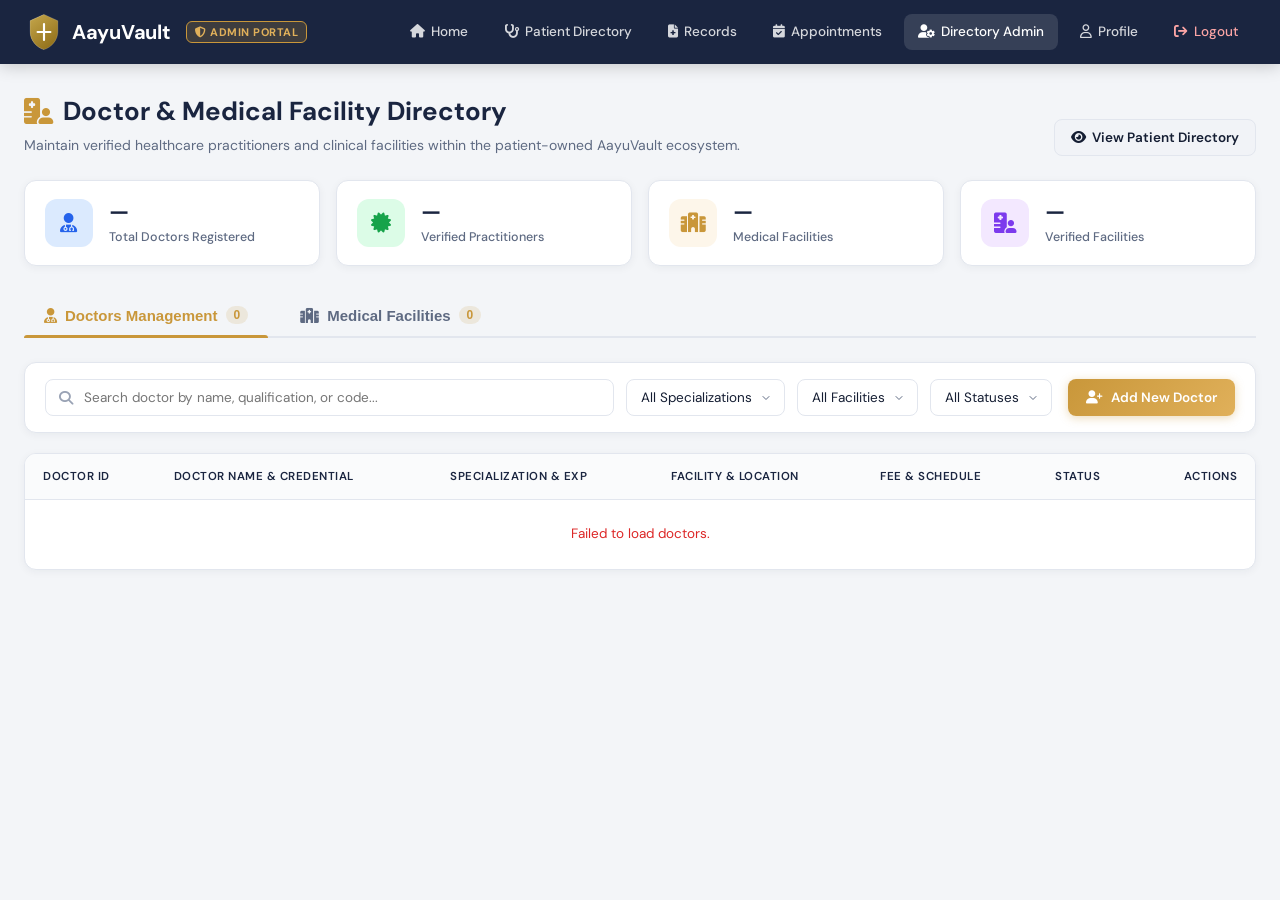
<file: templates/admin_directory.html>
<!DOCTYPE html>
<html lang="en">
<head>
  <meta charset="UTF-8"/>
  <meta name="viewport" content="width=device-width, initial-scale=1.0"/>
  <title>AayuVault – Doctor & Facility Administration</title>
  <link rel="stylesheet" href="../assets/css/admin_directory.css?v=2"/>
  <link href="https://fonts.googleapis.com/css2?family=DM+Sans:wght@300;400;500;600;700&family=Playfair+Display:wght@600&display=swap" rel="stylesheet"/>
  <link rel="stylesheet" href="https://cdnjs.cloudflare.com/ajax/libs/font-awesome/6.5.0/css/all.min.css"/>
</head>
<body>

  <!-- ── NAVBAR ── -->
  <nav class="navbar">
    <div class="nav-brand">
      <div class="brand-icon">
        <svg viewBox="0 0 60 70" fill="none" xmlns="http://www.w3.org/2000/svg" width="32" height="38">
          <path d="M30 2L4 14V34C4 50 16 64 30 68C44 64 56 50 56 34V14L30 2Z" fill="url(#shieldGradAdm)" stroke="rgba(255,255,255,0.3)" stroke-width="1"/>
          <clipPath id="halfClipAdm">
            <rect x="4" y="2" width="26" height="68"/>
          </clipPath>
          <path d="M30 2L4 14V34C4 50 16 64 30 68C44 64 56 50 56 34V14L30 2Z" fill="url(#shieldGradAdm)" clip-path="url(#halfClipAdm)" stroke="rgba(255,255,255,0.3)" stroke-width="1"/>
          <path d="M30 20 L30 50 M18 35 L42 35" stroke="white" stroke-width="4" stroke-linecap="round"/>
          <defs>
            <linearGradient id="shieldGradAdm" x1="4" y1="2" x2="56" y2="68" gradientUnits="userSpaceOnUse">
              <stop offset="0%" stop-color="#C5A74C"/>
              <stop offset="100%" stop-color="#8B6914"/>
            </linearGradient>
          </defs>
        </svg>
      </div>
      <span class="brand-name">AayuVault</span>
      <span class="brand-badge"><i class="fa-solid fa-shield-halved"></i> Admin Portal</span>
    </div>

    <ul class="nav-links">
      <li><a href="dashboard.html"><i class="fa-solid fa-house"></i> Home</a></li>
      <li><a href="directory.html"><i class="fa-solid fa-stethoscope"></i> Patient Directory</a></li>
      <li><a href="records.html"><i class="fa-solid fa-file-medical"></i> Records</a></li>
      <li><a href="appointment.html"><i class="fa-solid fa-calendar-check"></i> Appointments</a></li>
      <li><a href="admin_directory.html" class="active"><i class="fa-solid fa-user-gear"></i> Directory Admin</a></li>
      <li><a href="profile.html"><i class="fa-regular fa-user"></i> Profile</a></li>
      <li><a href="auth.html" style="color:#fca5a5;"><i class="fa-solid fa-arrow-right-from-bracket"></i> Logout</a></li>
    </ul>
  </nav>

  <!-- ── MAIN CONTAINER ── -->
  <main class="admin-container">

    <!-- Header -->
    <div class="admin-header">
      <div class="admin-title-wrap">
        <h1><i class="fa-solid fa-hospital-user" style="color:var(--gold);"></i> Doctor &amp; Medical Facility Directory</h1>
        <p>Maintain verified healthcare practitioners and clinical facilities within the patient-owned AayuVault ecosystem.</p>
      </div>
      <div style="display:flex; gap:10px;">
        <button class="btn-secondary" onclick="window.location.href='directory.html'">
          <i class="fa-solid fa-eye"></i> View Patient Directory
        </button>
      </div>
    </div>

    <!-- Stats Summary Grid -->
    <div class="stats-grid">
      <div class="stat-card">
        <div class="stat-icon doc"><i class="fa-solid fa-user-doctor"></i></div>
        <div class="stat-info">
          <div class="stat-value" id="statTotalDocs">—</div>
          <div class="stat-label">Total Doctors Registered</div>
        </div>
      </div>
      <div class="stat-card">
        <div class="stat-icon verify"><i class="fa-solid fa-certificate"></i></div>
        <div class="stat-info">
          <div class="stat-value" id="statVerifiedDocs">—</div>
          <div class="stat-label">Verified Practitioners</div>
        </div>
      </div>
      <div class="stat-card">
        <div class="stat-icon fac"><i class="fa-solid fa-hospital"></i></div>
        <div class="stat-info">
          <div class="stat-value" id="statTotalFacs">—</div>
          <div class="stat-label">Medical Facilities</div>
        </div>
      </div>
      <div class="stat-card">
        <div class="stat-icon active"><i class="fa-solid fa-hospital-user"></i></div>
        <div class="stat-info">
          <div class="stat-value" id="statVerifiedFacs">—</div>
          <div class="stat-label">Verified Facilities</div>
        </div>
      </div>
    </div>

    <!-- Navigation Tabs -->
    <div class="tabs-nav">
      <button class="tab-btn active" data-tab="doctors">
        <i class="fa-solid fa-user-doctor"></i> Doctors Management
        <span class="tab-badge" id="badgeDocCount">0</span>
      </button>
      <button class="tab-btn" data-tab="facilities">
        <i class="fa-solid fa-hospital"></i> Medical Facilities
        <span class="tab-badge" id="badgeFacCount">0</span>
      </button>
    </div>

    <!-- =========================================================
         SECTION 1: DOCTORS DIRECTORY
         ========================================================= -->
    <section id="doctorsSection">
      <!-- Filter & Action Bar -->
      <div class="action-bar">
        <div class="filters-group">
          <div class="search-box">
            <i class="fa-solid fa-magnifying-glass"></i>
            <input type="text" id="searchDocs" class="search-input" placeholder="Search doctor by name, qualification, or code..."/>
          </div>
          <select id="filterDocSpecialization" class="filter-select">
            <option value="">All Specializations</option>
          </select>
          <select id="filterDocFacility" class="filter-select">
            <option value="">All Facilities</option>
          </select>
          <select id="filterDocStatus" class="filter-select">
            <option value="">All Statuses</option>
            <option value="Verified">Verified</option>
            <option value="Pending">Pending</option>
            <option value="Rejected">Rejected</option>
          </select>
        </div>
        <button class="btn-primary" onclick="openAddDoctorModal()">
          <i class="fa-solid fa-user-plus"></i> Add New Doctor
        </button>
      </div>

      <!-- Doctors Table Card -->
      <div class="table-card">
        <div class="table-responsive">
          <table class="admin-table">
            <thead>
              <tr>
                <th>Doctor ID</th>
                <th>Doctor Name &amp; Credential</th>
                <th>Specialization &amp; Exp</th>
                <th>Facility &amp; Location</th>
                <th>Fee &amp; Schedule</th>
                <th>Status</th>
                <th style="text-align:right;">Actions</th>
              </tr>
            </thead>
            <tbody id="doctorsTableBody">
              <!-- Dynamically populated by admin_directory.js -->
            </tbody>
          </table>
        </div>
      </div>
    </section>

    <!-- =========================================================
         SECTION 2: MEDICAL FACILITIES DIRECTORY
         ========================================================= -->
    <section id="facilitiesSection" style="display:none;">
      <!-- Filter & Action Bar -->
      <div class="action-bar">
        <div class="filters-group">
          <div class="search-box">
            <i class="fa-solid fa-magnifying-glass"></i>
            <input type="text" id="searchFacs" class="search-input" placeholder="Search facility by name, city, departments, or code..."/>
          </div>
          <select id="filterFacType" class="filter-select">
            <option value="">All Facility Types</option>
          </select>
          <input type="text" id="filterFacLocation" class="search-input" style="max-width:180px;" placeholder="Filter City / State..."/>
          <select id="filterFacStatus" class="filter-select">
            <option value="">All Statuses</option>
            <option value="Verified">Verified</option>
            <option value="Pending">Pending</option>
            <option value="Suspended">Suspended</option>
          </select>
        </div>
        <button class="btn-primary" onclick="openAddFacilityModal()">
          <i class="fa-solid fa-plus"></i> Add Medical Facility
        </button>
      </div>

      <!-- Facilities Table Card -->
      <div class="table-card">
        <div class="table-responsive">
          <table class="admin-table">
            <thead>
              <tr>
                <th>Facility ID</th>
                <th>Facility Name</th>
                <th>Type</th>
                <th>Contact Info</th>
                <th>Doctors</th>
                <th>Status</th>
                <th style="text-align:right;">Actions</th>
              </tr>
            </thead>
            <tbody id="facilitiesTableBody">
              <!-- Dynamically populated by admin_directory.js -->
            </tbody>
          </table>
        </div>
      </div>
    </section>

  </main>

  <!-- =========================================================
       MODAL: ADD / EDIT DOCTOR
       ========================================================= -->
  <div class="modal-overlay" id="doctorModal">
    <div class="modal-box">
      <div class="modal-header">
        <h3 id="docModalTitle"><i class="fa-solid fa-user-plus"></i> Add Verified Doctor</h3>
        <button class="modal-close-btn">&times;</button>
      </div>
      <form id="doctorForm">
        <input type="hidden" id="docId" name="id"/>
        <div class="modal-body">
          <div class="form-grid">
            <div class="form-group">
              <label for="docDoctorCode">Doctor ID / Code</label>
              <input type="text" id="docDoctorCode" name="doctor_code" class="form-control" placeholder="e.g. DOC-201 (leave blank to auto-generate)"/>
            </div>
            <div class="form-group">
              <label for="docName">Doctor Full Name *</label>
              <input type="text" id="docName" name="name" class="form-control" required placeholder="e.g. Dr. Priya Sharma"/>
            </div>
            <div class="form-group">
              <label for="docSpecialization">Specialization *</label>
              <select id="docSpecialization" name="specialization" class="form-control" required>
                <!-- Populated via JS -->
              </select>
            </div>
            <div class="form-group">
              <label for="docQualification">Qualification *</label>
              <input type="text" id="docQualification" name="qualification" class="form-control" required placeholder="e.g. MBBS, MD, DM (Cardiology)"/>
            </div>
            <div class="form-group">
              <label for="docExperience">Years of Experience *</label>
              <input type="number" id="docExperience" name="experience_years" class="form-control" min="0" max="60" required placeholder="e.g. 12"/>
            </div>
            <div class="form-group">
              <label for="docContact">Contact Number *</label>
              <input type="text" id="docContact" name="contact_number" class="form-control" required placeholder="e.g. +91 98765 43210"/>
            </div>
            <div class="form-group">
              <label for="docEmail">Email Address *</label>
              <input type="email" id="docEmail" name="email" class="form-control" required placeholder="e.g. doctor@hospital.com"/>
            </div>
            <div class="form-group">
              <label for="docFacilityId">Associated Medical Facility / Hospital</label>
              <select id="docFacilityId" name="facility_id" class="form-control">
                <!-- Populated via JS -->
              </select>
            </div>
            <div class="form-group">
              <label for="docFee">Consultation Fee (₹ optional)</label>
              <input type="number" id="docFee" name="consultation_fee" step="50" class="form-control" placeholder="e.g. 1000.00"/>
            </div>
            <div class="form-group">
              <label for="docDays">Available Days *</label>
              <input type="text" id="docDays" name="available_days" class="form-control" required placeholder="e.g. Mon, Wed, Fri or Monday - Saturday"/>
            </div>
            <div class="form-group">
              <label for="docTime">Available Time Slots *</label>
              <input type="text" id="docTime" name="available_time" class="form-control" required placeholder="e.g. 09:00 AM - 01:00 PM, 04:00 PM - 07:00 PM"/>
            </div>
            <div class="form-group">
              <label for="docLocation">Location / City *</label>
              <input type="text" id="docLocation" name="location" class="form-control" required placeholder="e.g. Noida Sector 62, Uttar Pradesh"/>
            </div>
            <div class="form-group">
              <label for="docVerificationStatus">Verification Status</label>
              <select id="docVerificationStatus" name="verification_status" class="form-control">
                <option value="Verified">Verified</option>
                <option value="Pending">Pending Review</option>
                <option value="Rejected">Rejected</option>
              </select>
            </div>
            <div class="form-group">
              <label for="docIsActive">Active Status</label>
              <select id="docIsActive" name="is_active" class="form-control">
                <option value="1">Active (Visible in Directory)</option>
                <option value="0">Deactivated</option>
              </select>
            </div>
          </div>
        </div>
        <div class="modal-footer">
          <button type="button" class="btn-secondary btn-close-modal">Cancel</button>
          <button type="submit" class="btn-primary"><i class="fa-solid fa-check"></i> Save Doctor</button>
        </div>
      </form>
    </div>
  </div>

  <!-- =========================================================
       MODAL: ADD / EDIT MEDICAL FACILITY
       ========================================================= -->
  <div class="modal-overlay" id="facilityModal">
    <div class="modal-box">
      <div class="modal-header">
        <h3 id="facModalTitle"><i class="fa-solid fa-square-plus"></i> Register Medical Facility</h3>
        <button class="modal-close-btn">&times;</button>
      </div>
      <form id="facilityForm">
        <input type="hidden" id="facId" name="id"/>
        <div class="modal-body">
          <div class="form-grid">
            <div class="form-group">
              <label for="facFacilityCode">Facility ID / Code</label>
              <input type="text" id="facFacilityCode" name="facility_code" class="form-control" placeholder="e.g. FAC-101 (auto-generated if empty)"/>
            </div>
            <div class="form-group">
              <label for="facName">Facility Name *</label>
              <input type="text" id="facName" name="name" class="form-control" required placeholder="e.g. ABC Multispecialty Hospital"/>
            </div>
            <div class="form-group">
              <label for="facType">Facility Type *</label>
              <select id="facType" name="type" class="form-control" required>
                <option value="Hospital">Hospital</option>
                <option value="Clinic">Clinic</option>
                <option value="Diagnostic Centre">Diagnostic Centre</option>
                <option value="Laboratory">Laboratory</option>
                <option value="Pharmacy">Pharmacy</option>
              </select>
            </div>
            <div class="form-group">
              <label for="facCity">City *</label>
              <input type="text" id="facCity" name="city" class="form-control" required placeholder="e.g. Noida"/>
            </div>
            <div class="form-group">
              <label for="facState">State *</label>
              <input type="text" id="facState" name="state" class="form-control" required placeholder="e.g. Uttar Pradesh"/>
            </div>
            <div class="form-group">
              <label for="facContact">Contact Number *</label>
              <input type="text" id="facContact" name="contact_number" class="form-control" required placeholder="e.g. +91 120 4567890"/>
            </div>
            <div class="form-group">
              <label for="facEmail">Official Email *</label>
              <input type="email" id="facEmail" name="email" class="form-control" required placeholder="e.g. contact@abchospital.com"/>
            </div>
            <div class="form-group">
              <label for="facOpeningHours">Opening Hours *</label>
              <input type="text" id="facOpeningHours" name="opening_hours" class="form-control" required placeholder="e.g. 24x7 Emergency, OPD: Mon-Sat 08:00 AM - 08:00 PM"/>
            </div>
            <div class="form-group full-width">
              <label for="facAddress">Complete Street Address *</label>
              <textarea id="facAddress" name="address" class="form-control" required placeholder="e.g. Plot 12, Institutional Area, Sector 62"></textarea>
            </div>
            <div class="form-group full-width">
              <label for="facDepartments">Departments / Clinical Services</label>
              <textarea id="facDepartments" name="departments" class="form-control" placeholder="e.g. Cardiology, Neurology, Orthopedics, Radiology, 24x7 Pharmacy, ICU"></textarea>
            </div>
            <div class="form-group">
              <label for="facVerificationStatus">Verification Status</label>
              <select id="facVerificationStatus" name="verification_status" class="form-control">
                <option value="Verified">Verified</option>
                <option value="Pending">Pending Review</option>
                <option value="Suspended">Suspended</option>
              </select>
            </div>
            <div class="form-group">
              <label for="facIsActive">Active Status</label>
              <select id="facIsActive" name="is_active" class="form-control">
                <option value="1">Active</option>
                <option value="0">Deactivated</option>
              </select>
            </div>
          </div>
        </div>
        <div class="modal-footer">
          <button type="button" class="btn-secondary btn-close-modal">Cancel</button>
          <button type="submit" class="btn-primary"><i class="fa-solid fa-check"></i> Save Facility</button>
        </div>
      </form>
    </div>
  </div>

  <!-- =========================================================
       MODAL: VIEW DOCTOR DETAILS
       ========================================================= -->
  <div class="modal-overlay" id="viewDoctorModal">
    <div class="modal-box">
      <div class="modal-header">
        <h3><i class="fa-solid fa-id-card-clip" style="color:var(--gold);"></i> Doctor Credential Profile</h3>
        <button class="modal-close-btn">&times;</button>
      </div>
      <div class="modal-body" id="viewDoctorContent">
        <!-- Populated via JS -->
      </div>
      <div class="modal-footer">
        <button type="button" class="btn-secondary btn-close-modal">Close</button>
      </div>
    </div>
  </div>

  <!-- =========================================================
       MODAL: VIEW FACILITY DETAILS & DOCTORS
       ========================================================= -->
  <div class="modal-overlay" id="viewFacilityModal">
    <div class="modal-box" style="max-width:760px;">
      <div class="modal-header">
        <h3><i class="fa-solid fa-hospital" style="color:var(--gold);"></i> Medical Facility Profile</h3>
        <button class="modal-close-btn">&times;</button>
      </div>
      <div class="modal-body" id="viewFacilityContent">
        <!-- Populated via JS -->
      </div>
      <div class="modal-footer">
        <button type="button" class="btn-secondary btn-close-modal">Close</button>
      </div>
    </div>
  </div>

  <!-- Notification Toast Container -->
  <div id="adminToast" class="toast-msg"></div>

  <!-- Scripts -->
  <script src="../assets/js/admin_directory.js?v=2"></script>
</body>
</html>
</file>
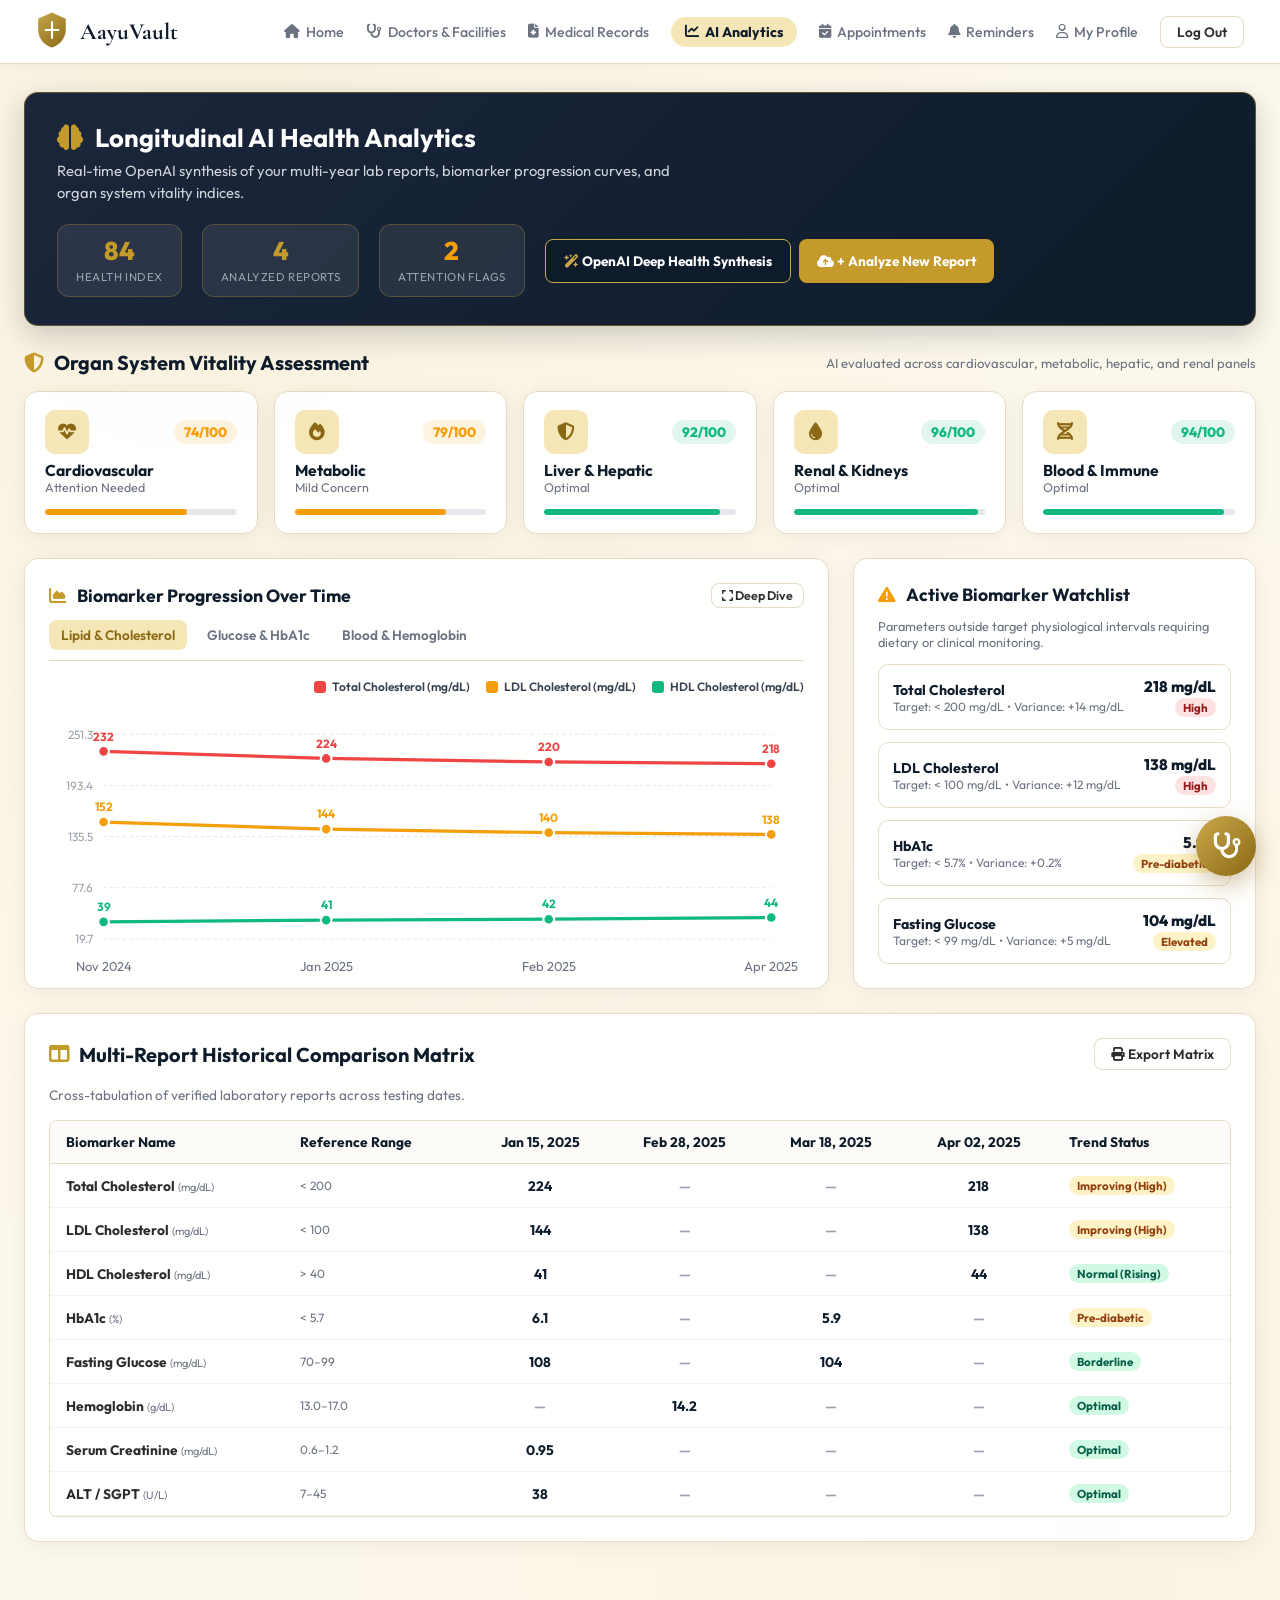
<file: templates/analytics.html>
<!DOCTYPE html>
<html lang="en">
<head>
  <meta charset="UTF-8" />
  <meta name="viewport" content="width=device-width, initial-scale=1.0"/>
  <title>AayuVault – AI Medical Analytics & Longitudinal Trends</title>
  <link rel="stylesheet" href="../assets/css/analytics.css" />
  <link rel="stylesheet" href="../assets/css/ai_report_modal.css" />
  <link href="https://fonts.googleapis.com/css2?family=Cormorant+Garamond:wght@400;600;700&family=Outfit:wght@300;400;500;600;700;800&family=DM+Sans:wght@400;500;700&display=swap" rel="stylesheet"/>
  <link rel="stylesheet" href="https://cdnjs.cloudflare.com/ajax/libs/font-awesome/6.5.0/css/all.min.css"/>
</head>
<body>

  <!-- ── NAVBAR ── -->
  <nav class="navbar">
    <div class="nav-brand">
      <div class="brand-icon">
        <svg viewBox="0 0 60 70" fill="none" xmlns="http://www.w3.org/2000/svg" width="32" height="38">
          <path d="M30 2L4 14V34C4 50 16 64 30 68C44 64 56 50 56 34V14L30 2Z" fill="url(#shieldGradAn)" stroke="rgba(255,255,255,0.3)" stroke-width="1"/>
          <clipPath id="halfClipAn"><rect x="4" y="2" width="26" height="68"/></clipPath>
          <path d="M30 2L4 14V34C4 50 16 64 30 68C44 64 56 50 56 34V14L30 2Z" fill="url(#shieldGradAn)" clip-path="url(#halfClipAn)" stroke="rgba(255,255,255,0.3)" stroke-width="1"/>
          <path d="M30 20 L30 50 M18 35 L42 35" stroke="white" stroke-width="4" stroke-linecap="round"/>
          <defs>
            <linearGradient id="shieldGradAn" x1="4" y1="2" x2="56" y2="68" gradientUnits="userSpaceOnUse">
              <stop offset="0%" stop-color="#C5A74C"/>
              <stop offset="100%" stop-color="#8B6914"/>
            </linearGradient>
          </defs>
        </svg>
      </div>
      <span class="brand-name">AayuVault</span>
    </div>

    <ul class="nav-links">
      <li><a href="dashboard.html"><i class="fa-solid fa-house"></i> Home</a></li>
      <li><a href="directory.html"><i class="fa-solid fa-stethoscope"></i> Doctors &amp; Facilities</a></li>
      <li><a href="records.html"><i class="fa-solid fa-file-medical"></i> Medical Records</a></li>
      <li><a href="analytics.html" class="active"><i class="fa-solid fa-chart-line"></i> AI Analytics</a></li>
      <li><a href="appointment.html"><i class="fa-solid fa-calendar-check"></i> Appointments</a></li>
      <li><a href="remainder.html"><i class="fa-solid fa-bell"></i> Reminders</a></li>
      <li>
        <a href="profile.html" class="nav-profile">
          <i class="fa-regular fa-user"></i> My Profile
        </a>
      </li>
      <li><button class="btn-logout" onclick="window.location.href='auth.html'">Log Out</button></li>
    </ul>
  </nav>

  <!-- ── MAIN ANALYTICS LAYOUT ── -->
  <main class="analytics-layout">

    <!-- HERO BANNER -->
    <section class="an-hero-banner">
      <div class="an-hero-left">
        <h1><i class="fa-solid fa-brain" style="color:var(--an-gold);"></i> Longitudinal AI Health Analytics</h1>
        <p>Real-time OpenAI synthesis of your multi-year lab reports, biomarker progression curves, and organ system vitality indices.</p>
      </div>
      <div class="an-hero-stats">
        <div class="an-stat-box">
          <div class="an-stat-val" id="anHealthIndex">84</div>
          <div class="an-stat-label">Health Index</div>
        </div>
        <div class="an-stat-box">
          <div class="an-stat-val" id="anTotalReports">4</div>
          <div class="an-stat-label">Analyzed Reports</div>
        </div>
        <div class="an-stat-box">
          <div class="an-stat-val" id="anOutOfRange" style="color:#f59e0b;">2</div>
          <div class="an-stat-label">Attention Flags</div>
        </div>
        <div style="display:flex;gap:8px;flex-wrap:wrap;">
          <button class="btn-logout" style="background:#0d1b2a;color:#ffffff;border:1px solid #C9A84C;padding:12px 18px;font-weight:700;" onclick="generateLongitudinalReport()">
            <i class="fa-solid fa-wand-magic-sparkles" style="color:#C9A84C;"></i> OpenAI Deep Health Synthesis
          </button>
          <input type="file" id="anQuickUploadInput" accept=".pdf,.jpg,.jpeg,.png,.txt,.csv" style="display:none;" onchange="handleAnalyticsUpload(event)"/>
          <button class="btn-logout" style="background:var(--an-gold);color:#ffffff;border:none;padding:12px 18px;font-weight:700;" onclick="document.getElementById('anQuickUploadInput').click()">
            <i class="fa-solid fa-cloud-arrow-up"></i> + Analyze New Report
          </button>
        </div>
      </div>
    </section>

    <!-- ORGAN SYSTEM HEALTH CARDS -->
    <section>
      <div class="an-section-head">
        <h2 class="an-section-title"><i class="fa-solid fa-shield-halved" style="color:var(--an-gold);"></i> Organ System Vitality Assessment</h2>
        <span style="font-size:0.82rem;color:var(--an-muted);">AI evaluated across cardiovascular, metabolic, hepatic, and renal panels</span>
      </div>
      <div class="an-organs-row" id="anOrgansGrid">
        <!-- Rendered by JS -->
      </div>
    </section>

    <!-- CHARTS & WATCHLIST GRID -->
    <section class="an-charts-grid">
      <!-- Left: Progression Curve -->
      <div class="an-card">
        <div class="an-section-head" style="margin-bottom:12px;">
          <h3 class="an-section-title" style="font-size:1.1rem;"><i class="fa-solid fa-chart-area" style="color:var(--an-gold);"></i> Biomarker Progression Over Time</h3>
          <button class="btn-logout" style="font-size:0.78rem;padding:4px 10px;" onclick="AayuAIReportModal.showFromRecordId(1)">
            <i class="fa-solid fa-expand"></i> Deep Dive
          </button>
        </div>

        <div class="an-chart-tabs">
          <button class="an-chart-tab active" onclick="switchChartTab('lipid', this)">Lipid & Cholesterol</button>
          <button class="an-chart-tab" onclick="switchChartTab('glycemic', this)">Glucose & HbA1c</button>
          <button class="an-chart-tab" onclick="switchChartTab('hematology', this)">Blood & Hemoglobin</button>
        </div>

        <div class="an-svg-chart-wrap" id="anSvgChart">
          <!-- Rendered by JS -->
        </div>
      </div>

      <!-- Right: Active Watchlist -->
      <div class="an-card">
        <div class="an-section-head" style="margin-bottom:12px;">
          <h3 class="an-section-title" style="font-size:1.1rem;"><i class="fa-solid fa-triangle-exclamation" style="color:#f59e0b;"></i> Active Biomarker Watchlist</h3>
        </div>
        <p style="font-size:0.8rem;color:var(--an-muted);margin-bottom:14px;">Parameters outside target physiological intervals requiring dietary or clinical monitoring.</p>
        <ul class="an-watchlist" id="anWatchlist">
          <!-- Rendered by JS -->
        </ul>
      </div>
    </section>

    <!-- MULTI-REPORT COMPARISON MATRIX -->
    <section class="an-card">
      <div class="an-section-head">
        <h2 class="an-section-title"><i class="fa-solid fa-table-columns" style="color:var(--an-gold);"></i> Multi-Report Historical Comparison Matrix</h2>
        <button class="btn-logout" onclick="window.print()"><i class="fa-solid fa-print"></i> Export Matrix</button>
      </div>
      <p style="font-size:0.85rem;color:var(--an-muted);margin-bottom:16px;">Cross-tabulation of verified laboratory reports across testing dates.</p>

      <div class="an-table-wrap">
        <table class="an-comp-table">
          <thead>
            <tr id="anCompTableHead">
              <!-- Rendered by JS -->
            </tr>
          </thead>
          <tbody id="anCompTableBody">
            <!-- Rendered by JS -->
          </tbody>
        </table>
      </div>
    </section>

  </main>

  <!-- ── LONGITUDINAL AI REPORT MODAL ── -->
  <div id="longitudinalModal" style="display:none;position:fixed;inset:0;background:rgba(13,27,42,0.8);z-index:99999;align-items:center;justify-content:center;backdrop-filter:blur(4px);">
    <div style="background:#ffffff;border-radius:14px;width:90%;max-width:750px;max-height:85vh;overflow-y:auto;box-shadow:0 25px 50px rgba(0,0,0,0.35);border:1px solid #e5dbc6;">
      <div style="background:linear-gradient(135deg,#0d1b2a,#1b263b);color:#ffffff;padding:18px 24px;display:flex;justify-content:space-between;align-items:center;position:sticky;top:0;z-index:10;">
        <div style="display:flex;align-items:center;gap:12px;">
          <i class="fa-solid fa-brain" style="color:#C9A84C;font-size:24px;"></i>
          <div>
            <h3 style="margin:0;font-size:1.15rem;font-weight:700;">OpenAI Longitudinal Health Synthesis</h3>
            <span id="longitudinalEngineLabel" style="font-size:0.75rem;color:#C9A84C;">Multi-Report Historical Deep Dive</span>
          </div>
        </div>
        <button onclick="document.getElementById('longitudinalModal').style.display='none'" style="background:none;border:none;color:#ffffff;font-size:22px;cursor:pointer;"><i class="fa-solid fa-xmark"></i></button>
      </div>
      <div style="padding:24px;" id="longitudinalModalBody">
        <div style="text-align:center;padding:40px 20px;">
          <i class="fa-solid fa-spinner fa-spin" style="font-size:32px;color:#C9A84C;margin-bottom:12px;"></i>
          <p style="font-size:0.95rem;color:#1b263b;font-weight:600;">OpenAI is synthesizing your multi-quarter health trajectory...</p>
        </div>
      </div>
    </div>
  </div>

  <script src="../assets/js/ai_report_modal.js"></script>
  <script src="../assets/js/analytics.js"></script>
  <script src="app.js"></script>
</body>
</html>
</file>
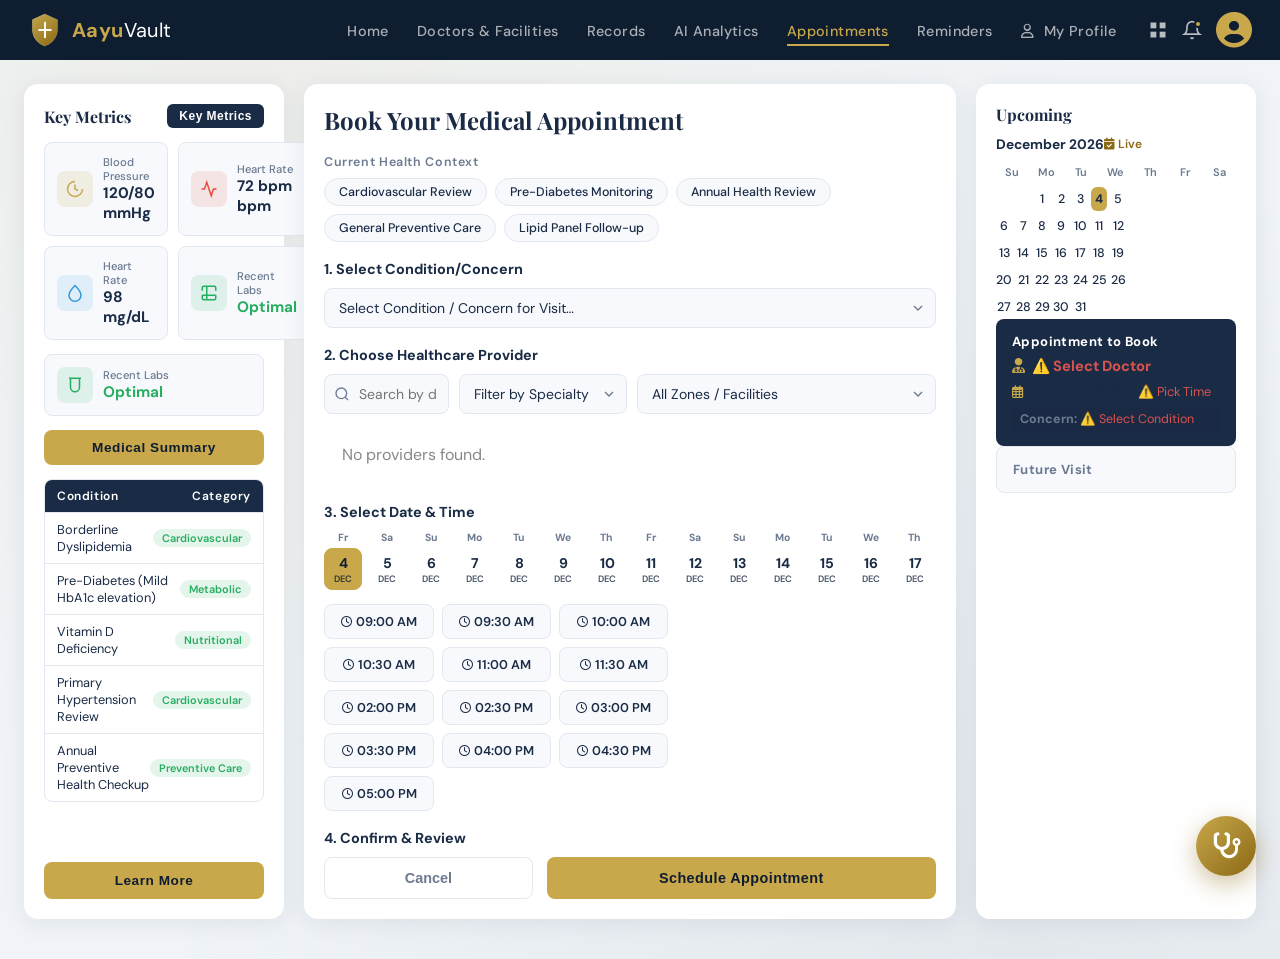
<file: templates/appointment.html>
<!DOCTYPE html>
<html lang="en">
<head>
  <meta charset="UTF-8" />
  <meta name="viewport" content="width=device-width, initial-scale=1.0" />
  <title>AayuVault – Appointment Booking</title>
  <link rel="stylesheet" href="../assets/css/appointment.css" />
  <link rel="stylesheet" href="https://cdnjs.cloudflare.com/ajax/libs/font-awesome/6.5.0/css/all.min.css" />
  <link href="https://fonts.googleapis.com/css2?family=DM+Sans:wght@300;400;500;600;700&family=Playfair+Display:wght@600&display=swap" rel="stylesheet" />
</head>
<body>

  <!-- NAV -->
  <nav class="navbar">
    <div class="nav-brand">
      <div class="brand-logo" style="display:flex; justify-content:center; align-items:center;">
        <svg viewBox="0 0 60 70" fill="none" xmlns="http://www.w3.org/2000/svg" width="32" height="38">
          <path d="M30 2L4 14V34C4 50 16 64 30 68C44 64 56 50 56 34V14L30 2Z" fill="url(#shieldGradApp)" stroke="rgba(255,255,255,0.3)" stroke-width="1"/>
          <clipPath id="halfClipApp">
            <rect x="4" y="2" width="26" height="68"/>
          </clipPath>
          <path d="M30 2L4 14V34C4 50 16 64 30 68C44 64 56 50 56 34V14L30 2Z" fill="url(#shieldGradApp)" clip-path="url(#halfClipApp)" stroke="rgba(255,255,255,0.3)" stroke-width="1"/>
          <path d="M30 20 L30 50 M18 35 L42 35" stroke="white" stroke-width="4" stroke-linecap="round"/>
          <defs>
            <linearGradient id="shieldGradApp" x1="4" y1="2" x2="56" y2="68" gradientUnits="userSpaceOnUse">
              <stop offset="0%" stop-color="#C5A74C"/>
              <stop offset="100%" stop-color="#8B6914"/>
            </linearGradient>
          </defs>
        </svg>
      </div>
      <span class="brand-name"><strong>Aayu</strong>Vault</span>
    </div>
    <ul class="nav-links">
      <li><a href="dashboard.html">Home</a></li>
      <li><a href="directory.html">Doctors &amp; Facilities</a></li>
      <li><a href="records.html">Records</a></li>
      <li><a href="analytics.html">AI Analytics</a></li>
      <li><a href="appointment.html" class="active">Appointments</a></li>
      <li><a href="remainder.html">Reminders</a></li>
      <li><a href="profile.html" class="nav-profile" style="text-decoration:none;"><i class="fa-regular fa-user" style="margin-right:5px;"></i> My Profile</a></li>
    </ul>
    <div class="nav-actions">
      <button class="nav-grid-btn" aria-label="Grid menu">
        <svg viewBox="0 0 24 24" fill="currentColor"><rect x="3" y="3" width="7" height="7"/><rect x="14" y="3" width="7" height="7"/><rect x="3" y="14" width="7" height="7"/><rect x="14" y="14" width="7" height="7"/></svg>
      </button>
      <button class="nav-notif-btn" aria-label="Notifications" onclick="window.location.href='remainder.html'">
        <svg viewBox="0 0 24 24" fill="none" stroke="currentColor" stroke-width="2"><path d="M18 8A6 6 0 0 0 6 8c0 7-3 9-3 9h18s-3-2-3-9"/><path d="M13.73 21a2 2 0 0 1-3.46 0"/></svg>
        <span class="notif-dot"></span>
      </button>
      <div class="nav-avatar" style="display:flex; align-items:center; justify-content:center; cursor:pointer;" onclick="window.location.href='profile.html'">
        <i class="fa-solid fa-circle-user" style="font-size: 36px; color: #C9A84C;"></i>
      </div>
    </div>
  </nav>

  <!-- MAIN LAYOUT -->
  <main class="dashboard">

    <!-- LEFT PANEL: Key Metrics -->
    <aside class="panel panel-left" id="key-metrics">
      <div class="panel-header">
        <h2>Key Metrics</h2>
        <button class="btn-tag">Key Metrics</button>
      </div>

      <div class="metrics-grid">
        <div class="metric-card">
          <div class="metric-icon icon-bp">
            <svg viewBox="0 0 24 24" fill="none" stroke="currentColor" stroke-width="2"><path d="M12 2a10 10 0 1 0 10 10"/><path d="M12 6v6l4 2"/></svg>
          </div>
          <div>
            <div class="metric-label">Blood Pressure</div>
            <div class="metric-value" id="bp-value">—</div>
          </div>
        </div>
        <div class="metric-card">
          <div class="metric-icon icon-hr">
            <svg viewBox="0 0 24 24" fill="none" stroke="currentColor" stroke-width="2"><polyline points="22 12 18 12 15 21 9 3 6 12 2 12"/></svg>
          </div>
          <div>
            <div class="metric-label">Heart Rate</div>
            <div class="metric-value" id="hr-value">—</div>
          </div>
        </div>
        <div class="metric-card">
          <div class="metric-icon icon-drop">
            <svg viewBox="0 0 24 24" fill="none" stroke="currentColor" stroke-width="2"><path d="M12 2C6 8 4 12 4 15a8 8 0 0 0 16 0c0-3-2-7-8-13z"/></svg>
          </div>
          <div>
            <div class="metric-label">Heart Rate</div>
            <div class="metric-value" id="hr2-value">—</div>
          </div>
        </div>
        <div class="metric-card">
          <div class="metric-icon icon-lab">
            <svg viewBox="0 0 24 24" fill="none" stroke="currentColor" stroke-width="2"><path d="M9 3H5a2 2 0 0 0-2 2v4m6-6h10a2 2 0 0 1 2 2v4M9 3v18m0 0h10a2 2 0 0 0 2-2v-4M9 21H5a2 2 0 0 1-2-2v-4m0 0h18"/></svg>
          </div>
          <div>
            <div class="metric-label">Recent Labs</div>
            <div class="metric-value status-normal" id="labs-value">—</div>
          </div>
        </div>
      </div>

      <div class="metric-card full-width">
        <div class="metric-icon icon-lab">
          <svg viewBox="0 0 24 24" fill="none" stroke="currentColor" stroke-width="2"><path d="M6 3v12a6 6 0 0 0 12 0V3"/><line x1="4" y1="3" x2="20" y2="3"/></svg>
        </div>
        <div>
          <div class="metric-label">Recent Labs</div>
          <div class="metric-value status-normal" id="recentlabs-value">—</div>
        </div>
      </div>

      <button class="btn-summary">Medical Summary</button>

      <div class="conditions-table">
        <div class="table-head">
          <span>Condition</span>
          <span>Category</span>
        </div>
        <div id="conditions-list">
          <!-- Populated via JS/PHP -->
          <div class="table-row skeleton-row"><span></span><span></span></div>
          <div class="table-row skeleton-row"><span></span><span></span></div>
          <div class="table-row skeleton-row"><span></span><span></span></div>
          <div class="table-row skeleton-row"><span></span><span></span></div>
        </div>
      </div>

      <button class="btn-learn">Learn More</button>
    </aside>

    <!-- CENTER PANEL: Booking Form -->
    <section class="panel panel-center">
      <h1>Book Your Medical Appointment</h1>

      <div class="health-context">
        <span class="context-label">Current Health Context</span>
        <div class="context-tags" id="health-context-tags">
          <!-- Tags fetched dynamically -->
        </div>
      </div>

      <!-- STEP 1 -->
      <div class="booking-step">
        <label class="step-label">1. Select Condition/Concern</label>
        <div class="select-wrapper">
          <select id="condition-select">
            <option value="">Loading...</option>
          </select>
          <svg class="select-arrow" viewBox="0 0 24 24" fill="none" stroke="currentColor" stroke-width="2"><polyline points="6 9 12 15 18 9"/></svg>
        </div>
      </div>

      <!-- STEP 2 -->
      <div class="booking-step">
        <label class="step-label">2. Choose Healthcare Provider</label>
        <div class="provider-search-bar">
          <div class="search-input-wrap">
            <svg viewBox="0 0 24 24" fill="none" stroke="currentColor" stroke-width="2"><circle cx="11" cy="11" r="8"/><line x1="21" y1="21" x2="16.65" y2="16.65"/></svg>
            <input type="text" id="provider-search" placeholder="Search by doctor, specialty, facility, city..." />
          </div>
          <div class="select-wrapper compact">
            <select id="filter-select"><option value="">Filter by</option></select>
            <svg class="select-arrow" viewBox="0 0 24 24" fill="none" stroke="currentColor" stroke-width="2"><polyline points="6 9 12 15 18 9"/></svg>
          </div>
          <div class="select-wrapper compact">
            <select id="location-select"><option value="">All Zone</option></select>
            <svg class="select-arrow" viewBox="0 0 24 24" fill="none" stroke="currentColor" stroke-width="2"><polyline points="6 9 12 15 18 9"/></svg>
          </div>
        </div>

        <div class="providers-list" id="providers-list">
          <!-- Providers loaded dynamically -->
          <div class="provider-card skeleton"></div>
          <div class="provider-card skeleton"></div>
          <div class="provider-card skeleton"></div>
        </div>
      </div>

      <!-- STEP 3 -->
      <div class="booking-step">
        <label class="step-label">3. Select Date &amp; Time</label>
        <div class="calendar-row" id="calendar-dates">
          <!-- Dates injected by JS -->
        </div>
        <div class="time-slots" id="time-slots">
          <!-- Time slots injected by JS -->
        </div>
      </div>

      <!-- STEP 4 -->
      <div class="booking-step">
        <label class="step-label">4. Confirm &amp; Review</label>
        <div class="booking-actions">
          <button class="btn-cancel" id="btn-cancel">Cancel</button>
          <button class="btn-schedule" id="btn-schedule">Schedule Appointment</button>
        </div>
      </div>
    </section>

    <!-- RIGHT PANEL: Upcoming -->
    <aside class="panel panel-right">
      <div class="upcoming-section">
        <h2>Upcoming</h2>
        <div class="mini-calendar" id="mini-calendar">
          <!-- Injected by JS -->
        </div>
        <div class="upcoming-card" id="upcoming-appointment">
          <div class="upcoming-title">Appointment to Book</div>
          <div class="upcoming-time" id="upcoming-time">—</div>
        </div>
        <div class="upcoming-card future" id="future-visit">
          <div class="upcoming-title">Future Visit</div>
        </div>
      </div>
    </aside>

  </main>

  <script src="../assets/js/reminders_alerts.js?v=3.0"></script>
  <script src="../assets/js/appointment.js?v=3.0"></script>
  <script src="app.js?v=3.0"></script>
</body>
</html>
</file>
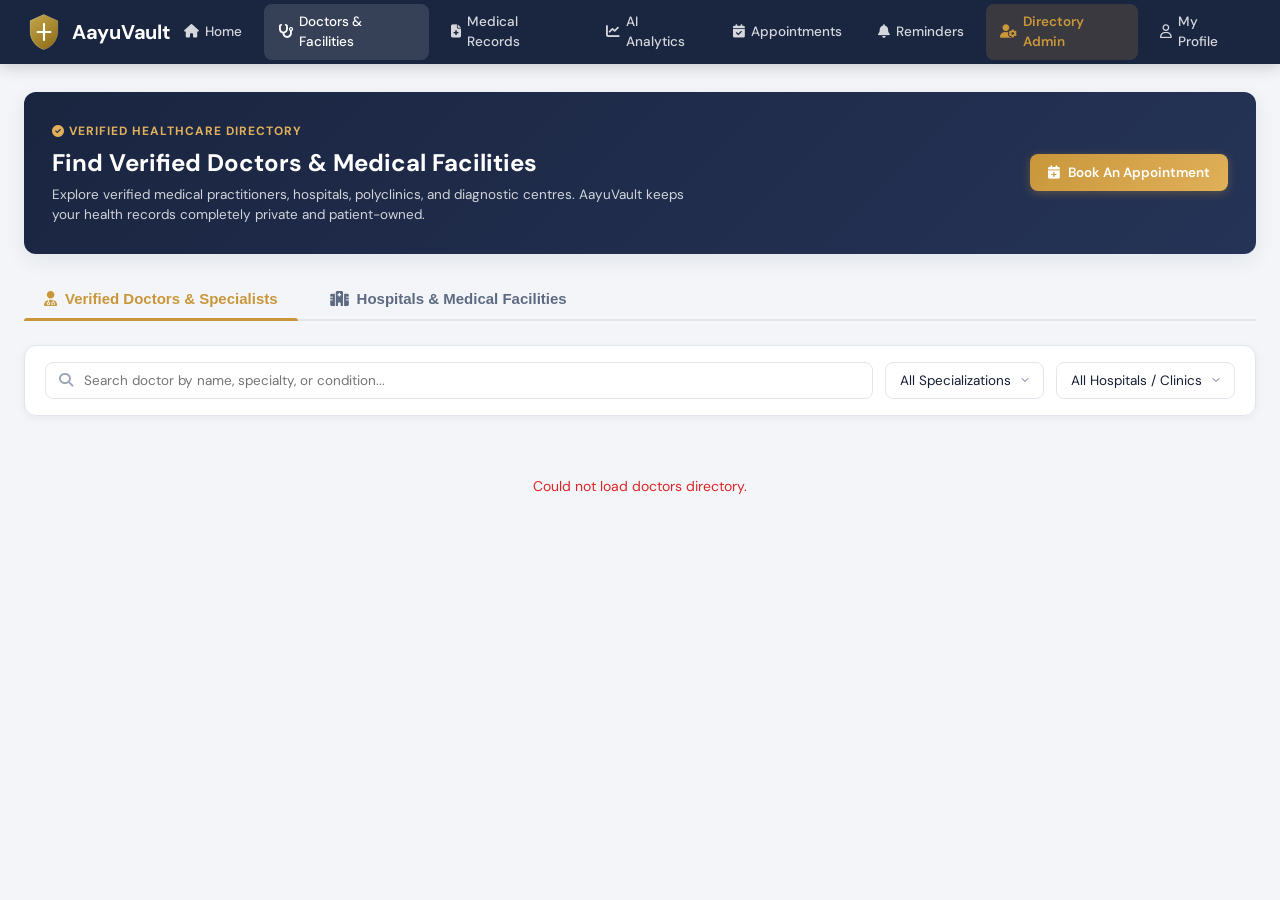
<file: templates/directory.html>
<!DOCTYPE html>
<html lang="en">
<head>
  <meta charset="UTF-8"/>
  <meta name="viewport" content="width=device-width, initial-scale=1.0"/>
  <title>AayuVault – Verified Doctors &amp; Medical Facilities Directory</title>
  <link rel="stylesheet" href="../assets/css/admin_directory.css?v=2"/>
  <link href="https://fonts.googleapis.com/css2?family=DM+Sans:wght@300;400;500;600;700&family=Playfair+Display:wght@600&display=swap" rel="stylesheet"/>
  <link rel="stylesheet" href="https://cdnjs.cloudflare.com/ajax/libs/font-awesome/6.5.0/css/all.min.css"/>
  <style>
    .patient-grid {
      display: grid;
      grid-template-columns: repeat(auto-fill, minmax(320px, 1fr));
      gap: 20px;
      margin-top: 16px;
    }
    .patient-card {
      background: #ffffff;
      border: 1px solid var(--border);
      border-radius: var(--r);
      padding: 20px;
      box-shadow: var(--shadow-sm);
      display: flex;
      flex-direction: column;
      justify-content: space-between;
      transition: transform 0.2s, box-shadow 0.2s;
    }
    .patient-card:hover {
      transform: translateY(-3px);
      box-shadow: var(--shadow-md);
      border-color: #cbd5e1;
    }
    .card-top {
      display: flex;
      gap: 14px;
      margin-bottom: 14px;
    }
    .doctor-avatar {
      width: 48px;
      height: 48px;
      border-radius: 12px;
      background: var(--blue-bg);
      color: var(--blue);
      display: grid;
      place-items: center;
      font-size: 20px;
      flex-shrink: 0;
    }
    .card-headings {
      flex: 1;
    }
    .doctor-title {
      font-size: 16px;
      font-weight: 700;
      color: var(--navy);
      margin-top: 3px;
    }
    .doctor-sub {
      font-size: 12px;
      color: var(--txt-sec);
    }
    .card-details {
      display: flex;
      flex-direction: column;
      gap: 8px;
      padding: 12px 0;
      border-top: 1px solid var(--border);
      border-bottom: 1px solid var(--border);
      margin-bottom: 14px;
    }
    .detail-row {
      display: flex;
      justify-content: space-between;
      align-items: flex-start;
      font-size: 12.5px;
      gap: 8px;
    }
    .detail-label {
      color: var(--txt-sec);
      font-weight: 500;
      display: flex;
      align-items: center;
      gap: 6px;
    }
    .detail-val {
      font-weight: 600;
      color: var(--navy);
      text-align: right;
    }
    .card-footer {
      display: flex;
      gap: 10px;
    }
    .btn-card-primary {
      flex: 1;
      background: linear-gradient(130deg, var(--gold), var(--gold-lt));
      color: #ffffff;
      border: none;
      padding: 9px 12px;
      border-radius: var(--r-sm);
      font-weight: 600;
      font-size: 13px;
      cursor: pointer;
      display: flex;
      align-items: center;
      justify-content: center;
      gap: 6px;
      transition: opacity 0.2s;
    }
    .btn-card-primary:hover { opacity: 0.92; }
    .btn-card-secondary {
      background: #f1f3f7;
      color: var(--navy);
      border: 1px solid var(--border);
      padding: 9px 14px;
      border-radius: var(--r-sm);
      font-weight: 600;
      font-size: 13px;
      cursor: pointer;
      display: flex;
      align-items: center;
      gap: 5px;
      transition: background 0.2s;
    }
    .btn-card-secondary:hover { background: #e2e6ee; }
  </style>
</head>
<body>

  <!-- ── NAVBAR ── -->
  <nav class="navbar">
    <div class="nav-brand">
      <div class="brand-icon">
        <svg viewBox="0 0 60 70" fill="none" xmlns="http://www.w3.org/2000/svg" width="32" height="38">
          <path d="M30 2L4 14V34C4 50 16 64 30 68C44 64 56 50 56 34V14L30 2Z" fill="url(#shieldGradDir)" stroke="rgba(255,255,255,0.3)" stroke-width="1"/>
          <clipPath id="halfClipDir">
            <rect x="4" y="2" width="26" height="68"/>
          </clipPath>
          <path d="M30 2L4 14V34C4 50 16 64 30 68C44 64 56 50 56 34V14L30 2Z" fill="url(#shieldGradDir)" clip-path="url(#halfClipDir)" stroke="rgba(255,255,255,0.3)" stroke-width="1"/>
          <path d="M30 20 L30 50 M18 35 L42 35" stroke="white" stroke-width="4" stroke-linecap="round"/>
          <defs>
            <linearGradient id="shieldGradDir" x1="4" y1="2" x2="56" y2="68" gradientUnits="userSpaceOnUse">
              <stop offset="0%" stop-color="#C5A74C"/>
              <stop offset="100%" stop-color="#8B6914"/>
            </linearGradient>
          </defs>
        </svg>
      </div>
      <span class="brand-name">AayuVault</span>
    </div>

    <ul class="nav-links">
      <li><a href="dashboard.html"><i class="fa-solid fa-house"></i> Home</a></li>
      <li><a href="directory.html" class="active"><i class="fa-solid fa-stethoscope"></i> Doctors &amp; Facilities</a></li>
      <li><a href="records.html"><i class="fa-solid fa-file-medical"></i> Medical Records</a></li>
      <li><a href="analytics.html"><i class="fa-solid fa-chart-line"></i> AI Analytics</a></li>
      <li><a href="appointment.html"><i class="fa-solid fa-calendar-check"></i> Appointments</a></li>
      <li><a href="remainder.html"><i class="fa-solid fa-bell"></i> Reminders</a></li>
      <li><a href="admin_directory.html" style="background:rgba(201,151,58,0.18); color:var(--gold); font-weight:600;"><i class="fa-solid fa-user-gear"></i> Directory Admin</a></li>
      <li><a href="profile.html"><i class="fa-regular fa-user"></i> My Profile</a></li>
    </ul>
  </nav>

  <!-- ── MAIN CONTAINER ── -->
  <main class="admin-container">

    <!-- Header Banner -->
    <div style="background: linear-gradient(135deg, var(--navy), #253356); border-radius: var(--r); padding: 28px; color: #ffffff; margin-bottom: 24px; box-shadow: var(--shadow-md);">
      <div style="display:flex; justify-content:space-between; align-items:center; flex-wrap:wrap; gap:16px;">
        <div>
          <span style="font-size:12px; font-weight:700; text-transform:uppercase; color:var(--gold-lt); letter-spacing:1px;"><i class="fa-solid fa-circle-check"></i> Verified Healthcare Directory</span>
          <h1 style="font-size:24px; font-weight:700; margin-top:4px; color:#fff;">Find Verified Doctors &amp; Medical Facilities</h1>
          <p style="color:rgba(255,255,255,0.8); font-size:13.5px; margin-top:4px; max-width:640px;">
            Explore verified medical practitioners, hospitals, polyclinics, and diagnostic centres. AayuVault keeps your health records completely private and patient-owned.
          </p>
        </div>
        <div>
          <button class="btn-primary" onclick="window.location.href='appointment.html'">
            <i class="fa-solid fa-calendar-plus"></i> Book An Appointment
          </button>
        </div>
      </div>
    </div>

    <!-- Navigation Tabs -->
    <div class="tabs-nav">
      <button class="tab-btn patient-tab-btn active" data-tab="doctors">
        <i class="fa-solid fa-user-doctor"></i> Verified Doctors &amp; Specialists
      </button>
      <button class="tab-btn patient-tab-btn" data-tab="facilities">
        <i class="fa-solid fa-hospital"></i> Hospitals &amp; Medical Facilities
      </button>
    </div>

    <!-- =========================================================
         VIEW 1: DOCTORS
         ========================================================= -->
    <div id="patientDoctorsView">
      <div class="action-bar">
        <div class="filters-group">
          <div class="search-box">
            <i class="fa-solid fa-magnifying-glass"></i>
            <input type="text" id="patientDocSearch" class="search-input" placeholder="Search doctor by name, specialty, or condition..."/>
          </div>
          <select id="patientDocSpecFilter" class="filter-select">
            <option value="">All Specializations</option>
          </select>
          <select id="patientDocFacFilter" class="filter-select">
            <option value="">All Hospitals / Clinics</option>
          </select>
        </div>
      </div>

      <div class="patient-grid" id="patientDoctorsGrid">
        <!-- Dynamically populated via directory.js -->
      </div>
    </div>

    <!-- =========================================================
         VIEW 2: FACILITIES
         ========================================================= -->
    <div id="patientFacilitiesView" style="display:none;">
      <div class="action-bar">
        <div class="filters-group">
          <div class="search-box">
            <i class="fa-solid fa-magnifying-glass"></i>
            <input type="text" id="patientFacSearch" class="search-input" placeholder="Search facility by name, services, or location..."/>
          </div>
          <select id="patientFacTypeFilter" class="filter-select">
            <option value="">All Facility Types</option>
          </select>
          <input type="text" id="patientFacLocFilter" class="search-input" style="max-width:180px;" placeholder="City / Area..."/>
        </div>
      </div>

      <div class="patient-grid" id="patientFacilitiesGrid">
        <!-- Dynamically populated via directory.js -->
      </div>
    </div>

  </main>

  <!-- =========================================================
       MODAL: PATIENT VIEW DOCTOR
       ========================================================= -->
  <div class="modal-overlay" id="patientViewDoctorModal">
    <div class="modal-box">
      <div class="modal-header">
        <h3><i class="fa-solid fa-user-doctor" style="color:var(--gold);"></i> Doctor Information &amp; Schedule</h3>
        <button class="modal-close-btn">&times;</button>
      </div>
      <div class="modal-body" id="patientViewDoctorContent">
        <!-- Populated via JS -->
      </div>
    </div>
  </div>

  <!-- =========================================================
       MODAL: PATIENT VIEW FACILITY
       ========================================================= -->
  <div class="modal-overlay" id="patientViewFacilityModal">
    <div class="modal-box" style="max-width:760px;">
      <div class="modal-header">
        <h3><i class="fa-solid fa-hospital" style="color:var(--gold);"></i> Facility Details &amp; Specialists</h3>
        <button class="modal-close-btn">&times;</button>
      </div>
      <div class="modal-body" id="patientViewFacilityContent">
        <!-- Populated via JS -->
      </div>
    </div>
  </div>

  <script src="../assets/js/directory.js?v=2"></script>
</body>
</html>
</file>
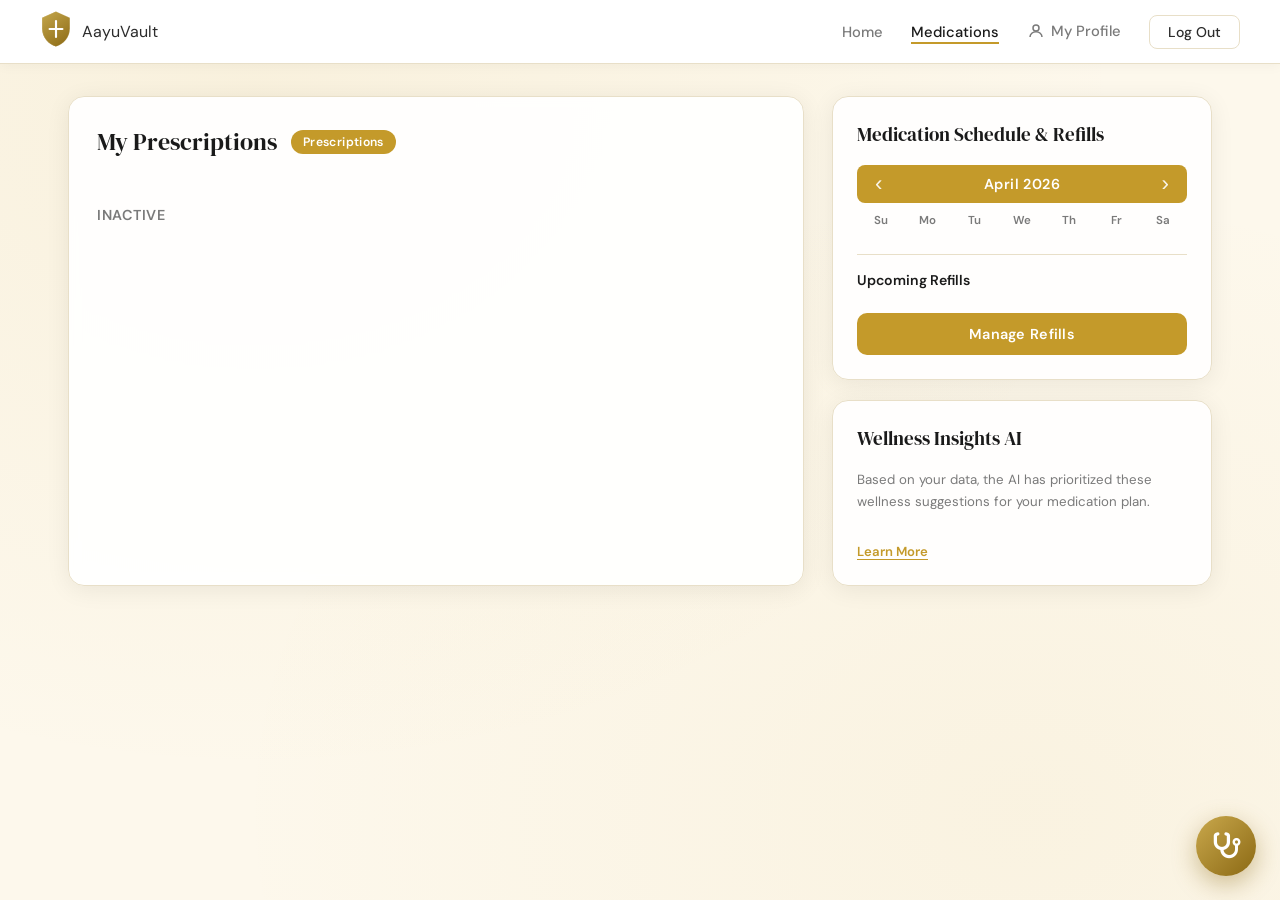
<file: templates/medication.html>
<!DOCTYPE html>
<html lang="en">
<head>
  <meta charset="UTF-8" />
  <meta name="viewport" content="width=device-width, initial-scale=1.0"/>
  <title>AayuVault – Medications</title>
  <link rel="stylesheet" href="../assets/css/medication.css" />
  <link href="https://fonts.googleapis.com/css2?family=DM+Serif+Display&family=DM+Sans:wght@300;400;500;600&display=swap" rel="stylesheet"/>
</head>
<body>

  <!-- NAV -->
  
     <nav class="navbar">
  <div class="nav-brand">
    <div class="brand-icon">
      <svg viewBox="0 0 60 70" fill="none" xmlns="http://www.w3.org/2000/svg" width="32" height="38">
        <path d="M30 2L4 14V34C4 50 16 64 30 68C44 64 56 50 56 34V14L30 2Z" fill="url(#shieldGradMed)" stroke="rgba(255,255,255,0.3)" stroke-width="1"/>
        <clipPath id="halfClipMed">
          <rect x="4" y="2" width="26" height="68"/>
        </clipPath>
        <path d="M30 2L4 14V34C4 50 16 64 30 68C44 64 56 50 56 34V14L30 2Z" fill="url(#shieldGradMed)" clip-path="url(#halfClipMed)" stroke="rgba(255,255,255,0.3)" stroke-width="1"/>
        <path d="M30 20 L30 50 M18 35 L42 35" stroke="white" stroke-width="4" stroke-linecap="round"/>
        <defs>
          <linearGradient id="shieldGradMed" x1="4" y1="2" x2="56" y2="68" gradientUnits="userSpaceOnUse">
            <stop offset="0%" stop-color="#C5A74C"/>
            <stop offset="100%" stop-color="#8B6914"/>
          </linearGradient>
        </defs>
      </svg>
    </div>
    <span class="brand-name">AayuVault</span>
  </div>

  <ul class="nav-links">
    <li><a href="dashboard.html">Home</a></li>
    <li><a href="medication.html" class="active">Medications</a></li>
    <li>
      <a href="profile.html" class="nav-profile">
        <svg viewBox="0 0 24 24" fill="none" stroke="currentColor" stroke-width="2" width="16" height="16">
          <circle cx="12" cy="8" r="4"/>
          <path d="M4 20c0-4 3.6-7 8-7s8 3 8 7"/>
        </svg>
        My Profile
      </a>
    </li>
    <li><button class="btn-logout">Log Out</button></li>
  </ul>
</nav>

  <!-- MAIN LAYOUT -->
  <main class="main-layout">

    <!-- LEFT PANEL: Prescriptions -->
    <section class="panel panel-left">
      <div class="panel-header">
        <h2 class="panel-title">My Prescriptions</h2>
        <span class="badge">Prescriptions</span>
      </div>

      <!-- Active Medications Grid -->
      <div class="med-grid" id="med-grid">
        <!-- Cards injected by JS -->
      </div>

      <!-- Inactive Section -->
      <div class="inactive-section">
        <h3 class="inactive-label">Inactive</h3>
        <div class="med-grid inactive-grid" id="inactive-grid">
          <!-- Injected by JS -->
        </div>
      </div>
    </section>

    <!-- RIGHT PANEL -->
    <section class="panel panel-right">

      <!-- Calendar -->
      <div class="card card-calendar">
        <h2 class="card-title">Medication Schedule &amp; Refills</h2>

        <div class="calendar-container">
          <!-- Calendar Header -->
          <div class="cal-header">
            <button class="cal-nav" id="prev-month">&#8249;</button>
            <span class="cal-month-label" id="cal-month-label">April 2026</span>
            <button class="cal-nav" id="next-month">&#8250;</button>
          </div>

          <!-- Day Labels -->
          <div class="cal-days-row">
            <span>Su</span><span>Mo</span><span>Tu</span><span>We</span>
            <span>Th</span><span>Fr</span><span>Sa</span>
          </div>

          <!-- Date Grid -->
          <div class="cal-grid" id="cal-grid">
            <!-- Injected by JS -->
          </div>
        </div>

        <!-- Upcoming Refills -->
        <div class="refills-section">
          <h3 class="refills-title">Upcoming Refills</h3>
          <div class="refills-list" id="refills-list">
            <!-- Injected by JS -->
          </div>
          <button class="btn-refills">Manage Refills</button>
        </div>
      </div>

      <!-- Wellness Insights -->
      <div class="card card-wellness">
        <h2 class="card-title">Wellness Insights AI</h2>
        <p class="wellness-description">
          Based on your data, the AI has prioritized these wellness suggestions for your medication plan.
        </p>
        <ul class="wellness-list" id="wellness-list">
          <!-- Injected by JS -->
        </ul>
        <a href="#" class="wellness-learn">Learn More</a>
      </div>

    </section>
  </main>

  <script src="app.js"></script>
</body>
</html>
</file>
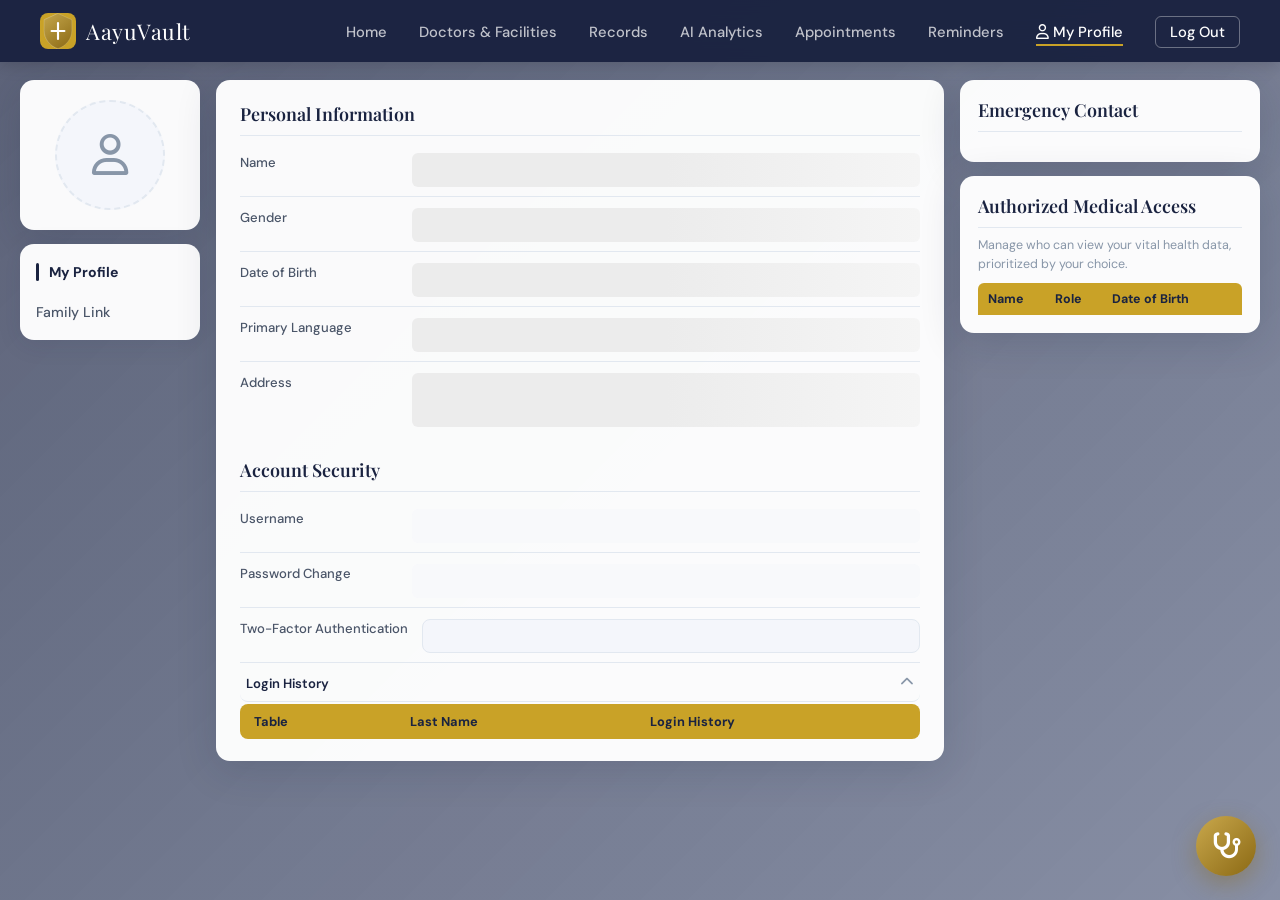
<file: templates/profile.html>
<!DOCTYPE html>
<html lang="en">
<head>
  <meta charset="UTF-8" />
  <meta name="viewport" content="width=device-width, initial-scale=1.0"/>
  <title>AayuVault – My Profile</title>
  <link rel="stylesheet" href="../assets/css/profile.css"/>
  <link href="https://fonts.googleapis.com/css2?family=DM+Sans:wght@300;400;500;600;700&family=Playfair+Display:wght@600&display=swap" rel="stylesheet"/>
  <link rel="stylesheet" href="https://cdnjs.cloudflare.com/ajax/libs/font-awesome/6.5.0/css/all.min.css"/>
</head>
<body>

  <!-- ── NAVBAR ── -->
  <nav class="navbar">
    <div class="nav-brand">
  <div class="brand-icon">
    <svg viewBox="0 0 60 70" fill="none" xmlns="http://www.w3.org/2000/svg" width="32" height="38">
      <path d="M30 2L4 14V34C4 50 16 64 30 68C44 64 56 50 56 34V14L30 2Z" fill="url(#shieldGradProf)" stroke="rgba(255,255,255,0.3)" stroke-width="1"/>
      <clipPath id="halfClipProf">
        <rect x="4" y="2" width="26" height="68"/>
      </clipPath>
      <path d="M30 2L4 14V34C4 50 16 64 30 68C44 64 56 50 56 34V14L30 2Z" fill="url(#shieldGradProf)" clip-path="url(#halfClipProf)" stroke="rgba(255,255,255,0.3)" stroke-width="1"/>
      <path d="M30 20 L30 50 M18 35 L42 35" stroke="white" stroke-width="4" stroke-linecap="round"/>
      <defs>
        <linearGradient id="shieldGradProf" x1="4" y1="2" x2="56" y2="68" gradientUnits="userSpaceOnUse">
          <stop offset="0%" stop-color="#C5A74C"/>
          <stop offset="100%" stop-color="#8B6914"/>
        </linearGradient>
      </defs>
    </svg>
  </div>
  <span class="brand-name">AayuVault</span>
</div>
    <ul class="nav-links">
      <li><a href="dashboard.html">Home</a></li>
      <li><a href="directory.html">Doctors &amp; Facilities</a></li>
      <li><a href="records.html">Records</a></li>
      <li><a href="analytics.html">AI Analytics</a></li>
      <li><a href="appointment.html">Appointments</a></li>
      <li><a href="remainder.html">Reminders</a></li>
      <li><a href="profile.html" class="active"><i class="fa-regular fa-user"></i> My Profile</a></li>
      <li><a href="auth.html" class="logout-link">Log Out</a></li>
    </ul>
  </nav>

  <!-- ── HERO BG ── -->
  <div class="hero-bg"><div class="hero-overlay"></div></div>

  <!-- ── MAIN LAYOUT ── -->
  <main class="layout">

    <!-- ── LEFT SIDEBAR ── -->
    <aside class="sidebar">
      <!-- Avatar placeholder — no image, no upload button in view mode -->
      <div class="avatar-box">
        <div class="avatar-placeholder" id="avatarWrap">
          <i class="fa-regular fa-user avatar-icon"></i>
        </div>
      </div>

      <nav class="side-nav">
        <a href="#" class="side-link active">
          <span class="side-indicator"></span>My Profile
        </a>
        <a href="#" class="side-link">Family Link</a>
      </nav>
    </aside>

    <!-- ── CENTER PANEL ── -->
    <section class="panel panel-center">

      <!-- Personal Information -->
      <div class="section-block">
        <h2 class="section-title">Personal Information</h2>

        <div class="info-row">
          <span class="info-label">Name</span>
          <span class="info-value name-value" id="fullName"></span>
        </div>

        <div class="info-row">
          <span class="info-label">Gender</span>
          <span class="info-value" id="gender"></span>
        </div>

        <div class="info-row">
          <span class="info-label">Date of Birth</span>
          <span class="info-value" id="dob"></span>
        </div>

        <div class="info-row">
          <span class="info-label">Primary Language</span>
          <span class="info-value" id="primaryLanguage"></span>
        </div>

        <div class="info-row">
          <span class="info-label">Address</span>
          <span class="info-value address-value" id="address"></span>
        </div>
      </div>

      <!-- Account Security -->
      <div class="section-block">
        <h2 class="section-title">Account Security</h2>

        <div class="info-row">
          <span class="info-label">Username</span>
          <span class="info-value muted" id="username"></span>
        </div>

        <div class="info-row">
          <span class="info-label">Password Change</span>
          <span class="info-value muted">Password: (Encrypted)</span>
        </div>

        <div class="info-row">
          <span class="info-label">Two-Factor Authentication</span>
          <span class="info-value" id="twoFAStatus"></span>
        </div>

        <!-- Login History accordion -->
        <div class="info-row accordion-row" onclick="toggleLoginHistory()">
          <span class="info-label">Login History</span>
          <i class="fa-solid fa-chevron-up" id="loginChevron"></i>
        </div>

        <div class="login-history-panel open" id="loginHistoryPanel">
          <table class="history-table">
            <thead>
              <tr>
                <th>Table</th>
                <th>Last Name</th>
                <th>Login History</th>
              </tr>
            </thead>
            <tbody id="loginHistoryBody">
              <!-- Populated by JS via populateLoginHistory() -->
            </tbody>
          </table>
        </div>
      </div>

    </section>

    <!-- ── RIGHT PANEL ── -->
    <aside class="panel panel-right">

      <!-- Emergency Contact -->
      <div class="section-block">
        <h2 class="section-title">Emergency Contact</h2>
        <ul class="ec-list" id="ecList">
          <!-- Populated by JS via populateEmergencyContact() -->
        </ul>
      </div>

      <!-- Authorized Medical Access -->
      <div class="section-block">
        <h2 class="section-title">Authorized Medical Access</h2>
        <p class="section-sub">Manage who can view your vital health data, prioritized by your choice.</p>

        <table class="access-table">
          <thead>
            <tr>
              <th>Name</th>
              <th>Role</th>
              <th>Date of Birth</th>
              <th></th>
            </tr>
          </thead>
          <tbody id="accessTableBody">
            <!-- Populated by JS via populateAccessTable() -->
          </tbody>
        </table>
      </div>

    </aside>

  </main>

  <!-- ── TOAST ── -->
  <div class="toast" id="toast"></div>

<script src="../assets/js/profile.js"></script>
<script src="app.js"></script>
</body>
</html>
</file>
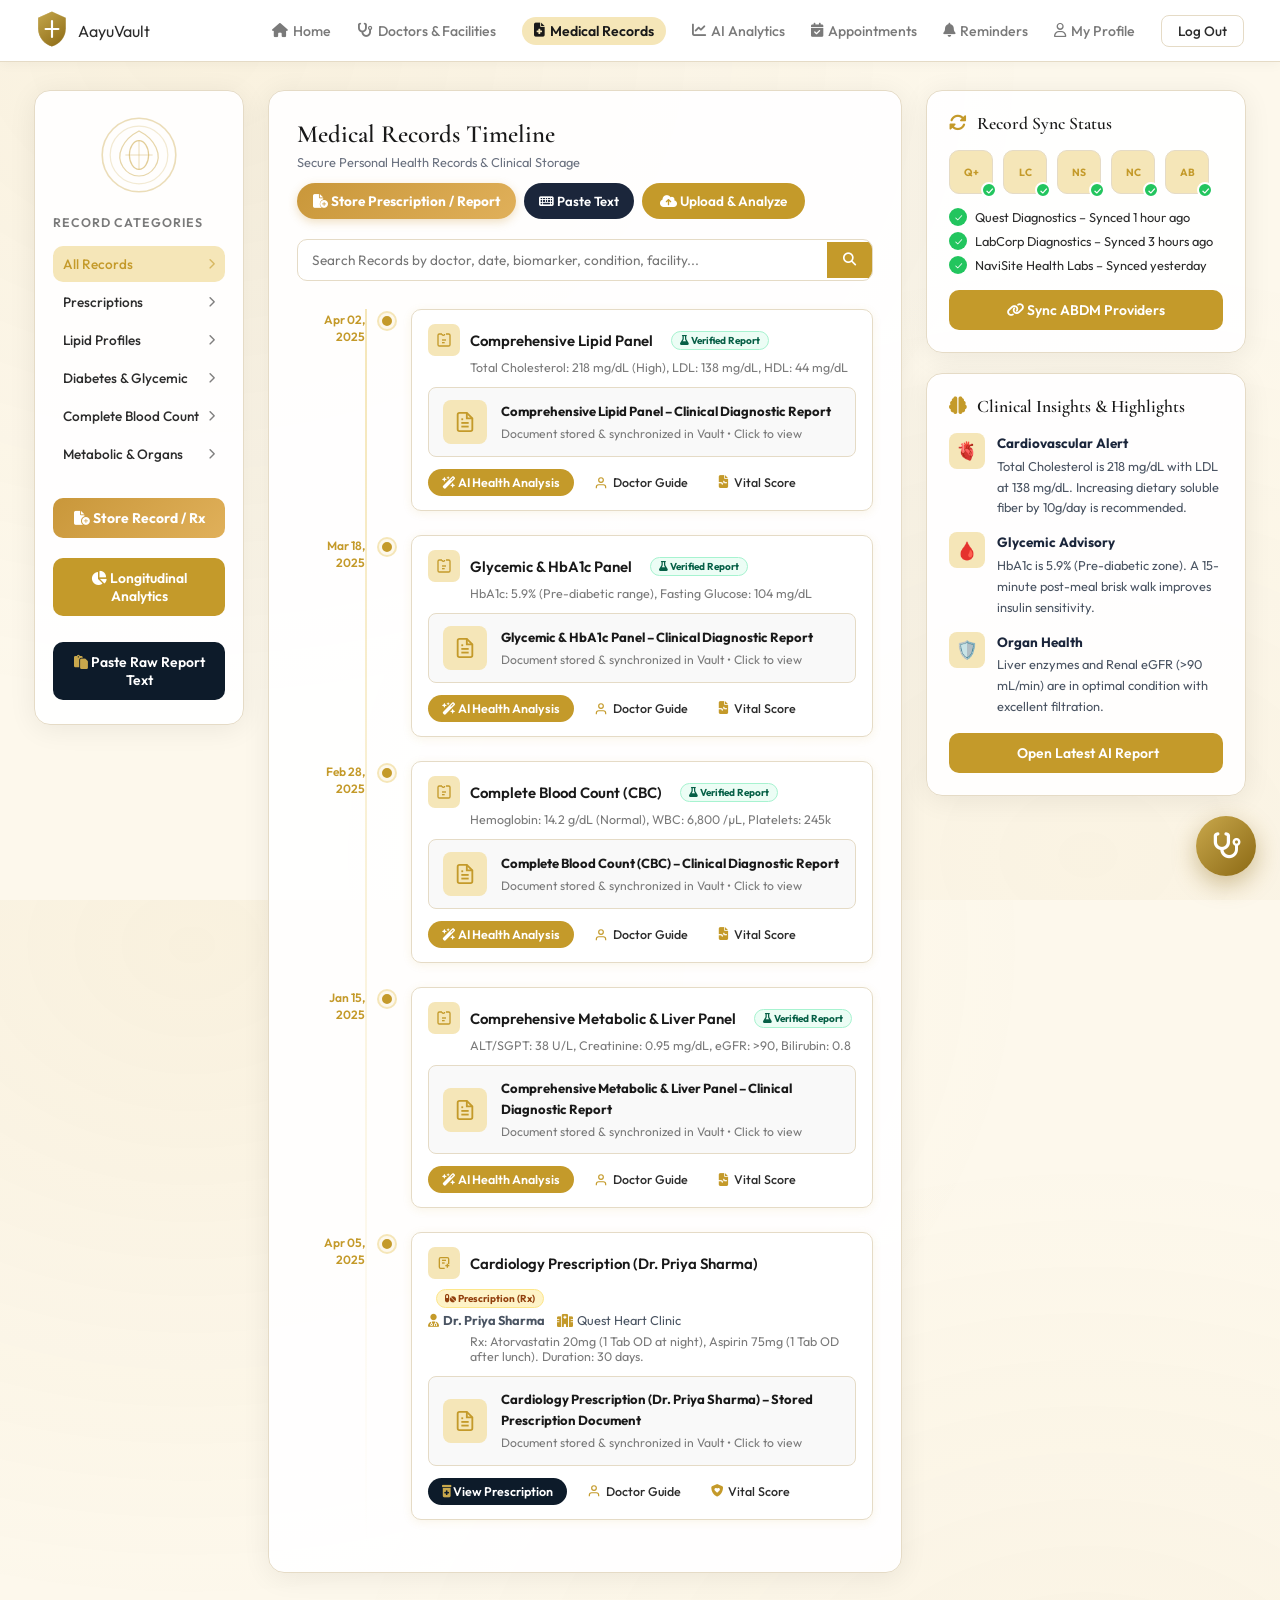
<file: templates/records.html>
<!DOCTYPE html>
<html lang="en">
<head>
  <meta charset="UTF-8"/>
  <meta name="viewport" content="width=device-width, initial-scale=1.0"/>
  <title>AayuVault – Medical Records & AI Analysis</title>
  <link rel="stylesheet" href="../assets/css/records.css"/>
  <link rel="stylesheet" href="../assets/css/ai_report_modal.css"/>
  <link href="https://fonts.googleapis.com/css2?family=Cormorant+Garamond:wght@400;600&family=Outfit:wght@300;400;500;600;700&family=DM+Sans:wght@400;500;700&display=swap" rel="stylesheet"/>
  <link rel="stylesheet" href="https://cdnjs.cloudflare.com/ajax/libs/font-awesome/6.5.0/css/all.min.css"/>
</head>
<body>

  <!-- ── NAVBAR ── -->
  <nav class="navbar">
    <div class="nav-brand">
      <div class="brand-icon">
        <svg viewBox="0 0 60 70" fill="none" xmlns="http://www.w3.org/2000/svg" width="32" height="38">
          <path d="M30 2L4 14V34C4 50 16 64 30 68C44 64 56 50 56 34V14L30 2Z" fill="url(#shieldGradRec)" stroke="rgba(255,255,255,0.3)" stroke-width="1"/>
          <clipPath id="halfClipRec">
            <rect x="4" y="2" width="26" height="68"/>
          </clipPath>
          <path d="M30 2L4 14V34C4 50 16 64 30 68C44 64 56 50 56 34V14L30 2Z" fill="url(#shieldGradRec)" clip-path="url(#halfClipRec)" stroke="rgba(255,255,255,0.3)" stroke-width="1"/>
          <path d="M30 20 L30 50 M18 35 L42 35" stroke="white" stroke-width="4" stroke-linecap="round"/>
          <defs>
            <linearGradient id="shieldGradRec" x1="4" y1="2" x2="56" y2="68" gradientUnits="userSpaceOnUse">
              <stop offset="0%" stop-color="#C5A74C"/>
              <stop offset="100%" stop-color="#8B6914"/>
            </linearGradient>
          </defs>
        </svg>
      </div>
      <span class="brand-name">AayuVault</span>
    </div>

    <ul class="nav-links">
      <li><a href="dashboard.html"><i class="fa-solid fa-house"></i> Home</a></li>
      <li><a href="directory.html"><i class="fa-solid fa-stethoscope"></i> Doctors &amp; Facilities</a></li>
      <li><a href="records.html" class="active"><i class="fa-solid fa-file-medical"></i> Medical Records</a></li>
      <li><a href="analytics.html"><i class="fa-solid fa-chart-line"></i> AI Analytics</a></li>
      <li><a href="appointment.html"><i class="fa-solid fa-calendar-check"></i> Appointments</a></li>
      <li><a href="remainder.html"><i class="fa-solid fa-bell"></i> Reminders</a></li>
      <li>
        <a href="profile.html" class="nav-profile">
          <i class="fa-regular fa-user"></i> My Profile
        </a>
      </li>
      <li><button class="btn-logout" onclick="window.location.href='auth.html'">Log Out</button></li>
    </ul>
  </nav>

  <!-- ── MAIN ── -->
  <div class="page-layout">

    <!-- ── SIDEBAR ── -->
    <aside class="sidebar">
      <div class="sidebar-emblem">
        <svg viewBox="0 0 100 100" fill="none">
          <circle cx="50" cy="50" r="46" stroke="#c49a2a" stroke-width="2" opacity="0.4"/>
          <circle cx="50" cy="50" r="36" stroke="#c49a2a" stroke-width="1.5" opacity="0.25"/>
          <path d="M50 20 C30 30 20 50 30 65 C40 80 60 80 70 65 C80 50 70 30 50 20Z" stroke="#c49a2a" stroke-width="1.5" fill="none" opacity="0.5"/>
          <ellipse cx="50" cy="50" rx="12" ry="18" stroke="#c49a2a" stroke-width="1.5" fill="none" opacity="0.6"/>
          <line x1="50" y1="32" x2="50" y2="68" stroke="#c49a2a" stroke-width="1" opacity="0.5"/>
          <line x1="33" y1="50" x2="67" y2="50" stroke="#c49a2a" stroke-width="1" opacity="0.5"/>
        </svg>
      </div>

      <h3 class="sidebar-heading">Record Categories</h3>

      <ul class="record-types" id="record-types">
        <!-- injected by JS -->
      </ul>

      <button class="btn-summary" style="margin-top:10px;background:linear-gradient(135deg, #c9973a, #e0b05a);color:#fff;font-weight:700;" onclick="openStoreRecordModal('prescription')">
        <i class="fa-solid fa-file-circle-plus"></i> Store Record / Rx
      </button>
      <button class="btn-summary" onclick="window.location.href='analytics.html'"><i class="fa-solid fa-chart-pie"></i> Longitudinal Analytics</button>
      <button class="btn-summary" style="margin-top:10px;background:#0d1b2a;color:#fff;" onclick="openPasteReportModal()"><i class="fa-solid fa-paste" style="color:#C9A84C;"></i> Paste Raw Report Text</button>
    </aside>

    <!-- ── CENTER: TIMELINE ── -->
    <main class="timeline-panel">
      <div style="display:flex; justify-content:space-between; align-items:center; margin-bottom: 20px; flex-wrap:wrap; gap:12px;">
        <div>
          <h2 class="timeline-title" style="margin-bottom:2px;">Medical Records Timeline</h2>
          <span style="font-size:0.8rem;color:#6b7280;">Secure Personal Health Records & Clinical Storage</span>
        </div>
        <div style="display:flex;gap:8px;flex-wrap:wrap;">
          <button class="btn-ai" style="padding: 9px 16px; font-size: 0.85rem; background: linear-gradient(135deg, #c9973a, #e0b05a); color:#fff; font-weight:700; border:none; box-shadow:0 3px 10px rgba(201,151,58,0.3); cursor:pointer;" onclick="openStoreRecordModal('prescription')">
            <i class="fa-solid fa-file-circle-plus"></i> Store Prescription / Report
          </button>
          <button class="btn-ai" style="padding: 9px 15px; font-size: 0.82rem; background:#1b263b;" onclick="openPasteReportModal()">
            <i class="fa-solid fa-keyboard"></i> Paste Text
          </button>
          <input type="file" id="recordFileInput" accept=".pdf,.jpg,.jpeg,.png,.txt,.csv" style="display:none;" onchange="handleRecordUpload(event)" />
          <button class="btn-ai" style="padding: 9px 18px; font-size: 0.85rem;" onclick="document.getElementById('recordFileInput').click()">
            <i class="fa-solid fa-cloud-arrow-up"></i> Upload & Analyze
          </button>
        </div>
      </div>

      <div class="search-bar">
        <input type="text" id="search-input" placeholder="Search Records by doctor, date, biomarker, condition, facility..." />
        <button class="search-btn" id="search-btn">
          <i class="fa-solid fa-magnifying-glass"></i>
        </button>
      </div>

      <!-- Upload status banner -->
      <div id="recordUploadStatus" style="display:none; padding:12px 16px; border-radius:10px; margin-bottom:20px; font-size:0.88rem;"></div>

      <!-- Timeline entries injected by JS -->
      <div class="timeline" id="timeline">
        <!-- Entries will be loaded here -->
      </div>

      <div class="timeline-empty hidden" id="timeline-empty">
        <i class="fa-solid fa-folder-open" style="font-size:36px; color:#c49a2a;"></i>
        <p>No records match your search criteria.</p>
      </div>
    </main>

    <!-- ── RIGHT PANEL ── -->
    <aside class="right-panel">

      <!-- Record Sync Status -->
      <div class="card card-sync">
        <h3 class="card-title"><i class="fa-solid fa-rotate" style="color:var(--gold);margin-right:6px;"></i> Record Sync Status</h3>
        <div class="sync-providers" id="sync-providers">
          <!-- injected by JS -->
        </div>
        <div class="sync-status-list" id="sync-status-list">
          <!-- injected by JS -->
        </div>
        <button class="btn-add-provider" onclick="alert('Syncing with ABDM / ABDM Health Information Exchange...')"><i class="fa-solid fa-link"></i> Sync ABDM Providers</button>
      </div>

      <!-- AayuInsights AI Analysis -->
      <div class="card card-insights">
        <h3 class="card-title"><i class="fa-solid fa-brain" style="color:var(--gold);margin-right:6px;"></i> Clinical Insights &amp; Highlights</h3>
        <ul class="insights-list" id="insights-list">
          <!-- injected by JS -->
        </ul>
        <button class="btn-summary" style="margin-top:16px;" onclick="AayuAIReportModal.showFromRecordId(1)"><i class="fa-solid fa-sparkles"></i> Open Latest AI Report</button>
      </div>

    </aside>
  </div>

  <!-- ── STORE MEDICAL RECORD & PRESCRIPTION MODAL ── -->
  <div id="storeRecordModal" style="display:none;position:fixed;inset:0;background:rgba(13,27,42,0.75);z-index:99999;align-items:center;justify-content:center;backdrop-filter:blur(4px);padding:16px;">
    <div style="background:#ffffff;border-radius:14px;width:100%;max-width:620px;max-height:92vh;overflow-y:auto;box-shadow:0 20px 40px rgba(0,0,0,0.35);border:1px solid #e5dbc6;">
      <!-- Modal Header -->
      <div style="background:linear-gradient(135deg,#0d1b2a,#1b263b);color:#ffffff;padding:16px 22px;display:flex;justify-content:space-between;align-items:center;border-bottom:2px solid #C9A84C;">
        <div style="display:flex;align-items:center;gap:12px;">
          <div style="background:rgba(201,168,76,0.2);width:38px;height:38px;border-radius:10px;display:flex;align-items:center;justify-content:center;border:1px solid #C9A84C;">
            <i class="fa-solid fa-file-waveform" style="color:#C9A84C;font-size:18px;"></i>
          </div>
          <div>
            <h3 style="margin:0;font-size:1.15rem;font-weight:700;">Store Medical Record &amp; Prescription</h3>
            <span style="font-size:0.75rem;color:#d1d5db;">Save clinical reports, doctor prescriptions, and documents to your personal vault</span>
          </div>
        </div>
        <button onclick="closeStoreRecordModal()" style="background:none;border:none;color:#ffffff;font-size:22px;cursor:pointer;opacity:0.8;transition:opacity 0.2s;" title="Close">&times;</button>
      </div>

      <!-- Modal Body -->
      <form id="storeRecordForm" onsubmit="event.preventDefault(); submitStoreRecord();" style="padding:22px;">
        <!-- Category selector pills -->
        <div style="margin-bottom:16px;">
          <label style="display:block;font-size:0.82rem;font-weight:700;color:#1b263b;margin-bottom:8px;">Select Record Type</label>
          <input type="hidden" id="storeRecordType" value="prescription" />
          <div style="display:flex;gap:8px;flex-wrap:wrap;">
            <button type="button" class="store-type-pill active" data-type="prescription" onclick="selectStoreType('prescription')" style="flex:1;min-width:120px;padding:8px 12px;border:1.5px solid #C9A84C;background:#fefbf3;border-radius:8px;font-size:0.82rem;font-weight:700;color:#8B6914;cursor:pointer;display:flex;align-items:center;justify-content:center;gap:6px;">
              <i class="fa-solid fa-prescription-bottle-medical"></i> Prescription (Rx)
            </button>
            <button type="button" class="store-type-pill" data-type="lab" onclick="selectStoreType('lab')" style="flex:1;min-width:120px;padding:8px 12px;border:1.5px solid #d1d5db;background:#fff;border-radius:8px;font-size:0.82rem;font-weight:600;color:#4b5563;cursor:pointer;display:flex;align-items:center;justify-content:center;gap:6px;">
              <i class="fa-solid fa-flask"></i> Lab Test Report
            </button>
            <button type="button" class="store-type-pill" data-type="radiology" onclick="selectStoreType('radiology')" style="flex:1;min-width:120px;padding:8px 12px;border:1.5px solid #d1d5db;background:#fff;border-radius:8px;font-size:0.82rem;font-weight:600;color:#4b5563;cursor:pointer;display:flex;align-items:center;justify-content:center;gap:6px;">
              <i class="fa-solid fa-x-ray"></i> Scan / X-Ray
            </button>
            <button type="button" class="store-type-pill" data-type="visit" onclick="selectStoreType('visit')" style="flex:1;min-width:120px;padding:8px 12px;border:1.5px solid #d1d5db;background:#fff;border-radius:8px;font-size:0.82rem;font-weight:600;color:#4b5563;cursor:pointer;display:flex;align-items:center;justify-content:center;gap:6px;">
              <i class="fa-solid fa-stethoscope"></i> Clinic Visit
            </button>
          </div>
        </div>

        <!-- Title -->
        <div style="margin-bottom:14px;">
          <label style="display:block;font-size:0.82rem;font-weight:700;color:#1b263b;margin-bottom:4px;">Title / Summary <span style="color:#dc2626;">*</span></label>
          <input type="text" id="storeRecordTitle" placeholder="e.g. Cardiology Prescription – Dr. Sharma" required style="width:100%;padding:10px 12px;border:1px solid #d1d5db;border-radius:8px;font-size:0.88rem;box-sizing:border-box;" />
        </div>

        <!-- Two-column: Doctor & Facility -->
        <div style="display:grid;grid-template-columns:1fr 1fr;gap:12px;margin-bottom:14px;">
          <div>
            <label style="display:block;font-size:0.82rem;font-weight:700;color:#1b263b;margin-bottom:4px;">Doctor / Specialist Name</label>
            <input type="text" id="storeRecordDoctor" placeholder="e.g. Dr. Priya Sharma" style="width:100%;padding:9px 12px;border:1px solid #d1d5db;border-radius:8px;font-size:0.86rem;box-sizing:border-box;" />
          </div>
          <div>
            <label style="display:block;font-size:0.82rem;font-weight:700;color:#1b263b;margin-bottom:4px;">Hospital / Clinic / Lab</label>
            <input type="text" id="storeRecordFacility" placeholder="e.g. Apollo Hospital / Quest Labs" style="width:100%;padding:9px 12px;border:1px solid #d1d5db;border-radius:8px;font-size:0.86rem;box-sizing:border-box;" />
          </div>
        </div>

        <!-- Date -->
        <div style="margin-bottom:14px;">
          <label style="display:block;font-size:0.82rem;font-weight:700;color:#1b263b;margin-bottom:4px;">Date of Prescription / Report</label>
          <input type="date" id="storeRecordDate" style="width:100%;padding:9px 12px;border:1px solid #d1d5db;border-radius:8px;font-size:0.86rem;box-sizing:border-box;" />
        </div>

        <!-- Medicines / Clinical Notes -->
        <div style="margin-bottom:14px;">
          <label id="storeNotesLabel" style="display:block;font-size:0.82rem;font-weight:700;color:#1b263b;margin-bottom:4px;">
            <i class="fa-solid fa-pills" style="color:#C9A84C;"></i> Prescribed Medicines &amp; Dosage Instructions
          </label>
          <textarea id="storeRecordNotes" rows="4" placeholder="List prescribed medications, dosage (e.g. Atorvastatin 20mg 1 tab OD night, Aspirin 75mg OD after food), refills, or physician guidance..." style="width:100%;padding:10px 12px;border:1px solid #d1d5db;border-radius:8px;font-size:0.86rem;box-sizing:border-box;resize:vertical;font-family:inherit;"></textarea>
        </div>

        <!-- File Attachment (PDF, Image, Scan) -->
        <div style="margin-bottom:16px;">
          <label style="display:block;font-size:0.82rem;font-weight:700;color:#1b263b;margin-bottom:4px;">
            <i class="fa-solid fa-paperclip" style="color:#C9A84C;"></i> Attach Document or Prescription Slip (Optional)
          </label>
          <div onclick="document.getElementById('storeRecordFile').click()" style="border:2px dashed #d1d5db;border-radius:8px;padding:14px;text-align:center;background:#f9fafb;cursor:pointer;transition:all 0.2s;">
            <input type="file" id="storeRecordFile" accept=".pdf,.jpg,.jpeg,.png,.txt,.csv,.doc,.docx" style="display:none;" onchange="handleStoreFileSelect(event)" />
            <div id="storeFileNamePreview" style="font-size:0.84rem;color:#4b5563;">
              <span style="color:#6b7280;"><i class="fa-solid fa-cloud-arrow-up"></i> Click or drag document/slip here (PDF, JPG, PNG)</span>
            </div>
          </div>
        </div>

        <div id="storeModalStatus" style="display:none;padding:10px 14px;border-radius:8px;font-size:0.84rem;margin-bottom:14px;"></div>

        <!-- Footer Buttons -->
        <div style="display:flex;justify-content:flex-end;gap:10px;padding-top:10px;border-top:1px solid #f3f4f6;">
          <button type="button" onclick="closeStoreRecordModal()" style="background:#f3f4f6;border:1px solid #d1d5db;color:#374151;padding:9px 18px;border-radius:8px;font-size:0.85rem;font-weight:600;cursor:pointer;">Cancel</button>
          <button type="submit" style="background:linear-gradient(135deg, #c9973a, #e0b05a);border:none;color:#ffffff;padding:9px 24px;border-radius:8px;font-size:0.88rem;font-weight:700;cursor:pointer;box-shadow:0 3px 8px rgba(201,151,58,0.3);display:flex;align-items:center;gap:6px;">
            <i class="fa-solid fa-floppy-disk"></i> Store in Vault
          </button>
        </div>
      </form>
    </div>
  </div>

  <!-- ── PASTE REPORT TEXT MODAL ── -->
  <div id="pasteReportModal" style="display:none;position:fixed;inset:0;background:rgba(13,27,42,0.75);z-index:99999;align-items:center;justify-content:center;backdrop-filter:blur(4px);">
    <div style="background:#ffffff;border-radius:14px;width:90%;max-width:600px;overflow:hidden;box-shadow:0 20px 40px rgba(0,0,0,0.3);border:1px solid #e5dbc6;">
      <div style="background:linear-gradient(135deg,#0d1b2a,#1b263b);color:#ffffff;padding:16px 20px;display:flex;justify-content:space-between;align-items:center;">
        <div style="display:flex;align-items:center;gap:10px;">
          <i class="fa-solid fa-wand-magic-sparkles" style="color:#C9A84C;font-size:20px;"></i>
          <h3 style="margin:0;font-size:1.1rem;font-weight:700;">Analyze &amp; Store Medical Report</h3>
        </div>
        <button onclick="document.getElementById('pasteReportModal').style.display='none'" style="background:none;border:none;color:#ffffff;font-size:20px;cursor:pointer;"><i class="fa-solid fa-xmark"></i></button>
      </div>
      <div style="padding:20px;">
        <p style="font-size:0.86rem;color:#4b5563;margin-top:0;line-height:1.5;">
          Paste raw lab values, doctor notes, or pathology text below. The Clinical AI Engine will extract all biomarkers, reference ranges, and organ system impacts.
        </p>
        <div style="margin-bottom:12px;">
          <label style="display:block;font-size:0.82rem;font-weight:700;color:#1b263b;margin-bottom:4px;">Report Title</label>
          <input type="text" id="pasteReportTitle" placeholder="e.g. Comprehensive Lipid & Liver Profile" style="width:100%;padding:10px 12px;border:1px solid #d1d5db;border-radius:8px;font-size:0.88rem;box-sizing:border-box;" />
        </div>
        <div style="margin-bottom:14px;">
          <label style="display:block;font-size:0.82rem;font-weight:700;color:#1b263b;margin-bottom:4px;">Report Content / Lab Text</label>
          <textarea id="pasteReportContent" rows="6" placeholder="Total Cholesterol: 220 mg/dL&#10;LDL: 140 mg/dL&#10;HDL: 42 mg/dL&#10;Triglycerides: 180 mg/dL&#10;Fasting Blood Glucose: 105 mg/dL&#10;HbA1c: 6.0%" style="width:100%;padding:10px 12px;border:1px solid #d1d5db;border-radius:8px;font-size:0.88rem;box-sizing:border-box;font-family:monospace;resize:vertical;"></textarea>
        </div>
        <div id="pasteModalStatus" style="display:none;padding:10px 12px;border-radius:8px;font-size:0.82rem;margin-bottom:14px;"></div>
        <div style="display:flex;justify-content:flex-end;gap:10px;">
          <button onclick="document.getElementById('pasteReportModal').style.display='none'" style="background:#f3f4f6;border:1px solid #d1d5db;color:#374151;padding:9px 16px;border-radius:8px;font-size:0.85rem;font-weight:600;cursor:pointer;">Cancel</button>
          <button onclick="submitPastedReport()" style="background:#C9A84C;border:none;color:#ffffff;padding:9px 20px;border-radius:8px;font-size:0.85rem;font-weight:700;cursor:pointer;">
            <i class="fa-solid fa-sparkles"></i> Run AI Analysis
          </button>
        </div>
      </div>
    </div>
  </div>

  <script src="../assets/js/ai_report_modal.js"></script>
  <script src="../assets/js/records.js"></script>
  <script src="app.js"></script>
</body>
</html>
</file>
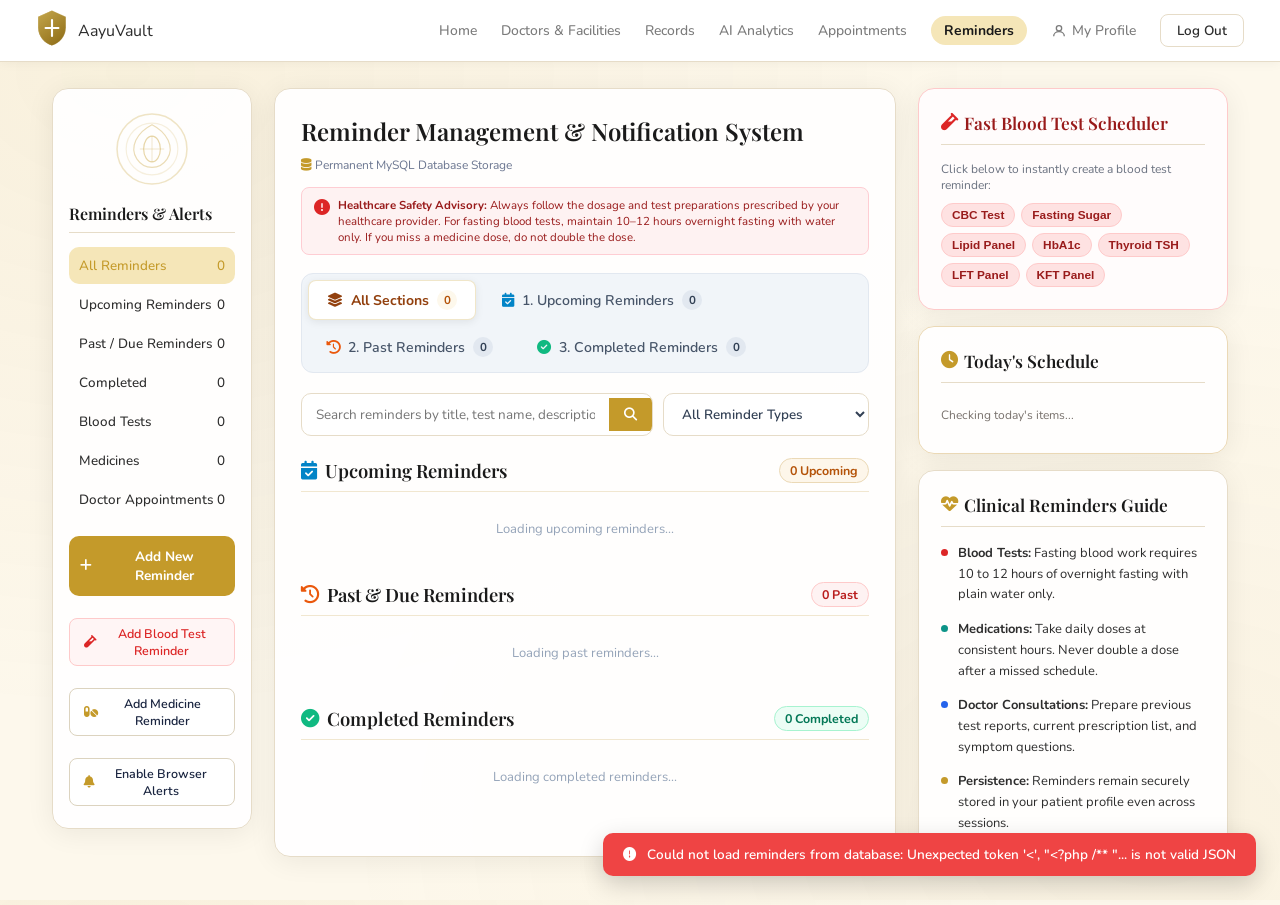
<file: templates/remainder.html>
<!DOCTYPE html>
<html lang="en">
<head>
  <meta charset="UTF-8"/>
  <meta name="viewport" content="width=device-width, initial-scale=1.0"/>
  <title>AayuVault – Patient Reminders &amp; Notification System</title>
  <link rel="stylesheet" href="../assets/css/remainder.css"/>
  <link rel="stylesheet" href="../assets/css/reminders_alerts.css"/>
  <link href="https://fonts.googleapis.com/css2?family=Playfair+Display:wght@400;600&family=Nunito:wght@300;400;500;600;700&display=swap" rel="stylesheet"/>
  <link rel="stylesheet" href="https://cdnjs.cloudflare.com/ajax/libs/font-awesome/6.5.0/css/all.min.css"/>
</head>
<body>

  <!-- ── FLOATING IN-APP NOTIFICATION CONTAINER ── -->
  <div class="inapp-notif-toast-container" id="inAppToastContainer" aria-live="polite"></div>

  <!-- ── NAVBAR ── -->
  <nav class="navbar">
    <div class="nav-brand">
      <div class="brand-icon">
        <svg viewBox="0 0 60 70" fill="none" xmlns="http://www.w3.org/2000/svg" width="32" height="38">
          <path d="M30 2L4 14V34C4 50 16 64 30 68C44 64 56 50 56 34V14L30 2Z" fill="url(#shieldGradRem)" stroke="rgba(255,255,255,0.3)" stroke-width="1"/>
          <clipPath id="halfClipRem">
            <rect x="4" y="2" width="26" height="68"/>
          </clipPath>
          <path d="M30 2L4 14V34C4 50 16 64 30 68C44 64 56 50 56 34V14L30 2Z" fill="url(#shieldGradRem)" clip-path="url(#halfClipRem)" stroke="rgba(255,255,255,0.3)" stroke-width="1"/>
          <path d="M30 20 L30 50 M18 35 L42 35" stroke="white" stroke-width="4" stroke-linecap="round"/>
          <defs>
            <linearGradient id="shieldGradRem" x1="4" y1="2" x2="56" y2="68" gradientUnits="userSpaceOnUse">
              <stop offset="0%" stop-color="#C5A74C"/>
              <stop offset="100%" stop-color="#8B6914"/>
            </linearGradient>
          </defs>
        </svg>
      </div>
      <span class="brand-name">AayuVault</span>
    </div>

    <ul class="nav-links">
      <li><a href="dashboard.html">Home</a></li>
      <li><a href="directory.html">Doctors &amp; Facilities</a></li>
      <li><a href="records.html">Records</a></li>
      <li><a href="analytics.html">AI Analytics</a></li>
      <li><a href="appointment.html">Appointments</a></li>
      <li><a href="remainder.html" class="active">Reminders</a></li>
      <li>
        <a href="profile.html" class="nav-profile">
          <svg viewBox="0 0 24 24" fill="none" stroke="currentColor" stroke-width="2" width="16" height="16">
            <circle cx="12" cy="8" r="4"/>
            <path d="M4 20c0-4 3.6-7 8-7s8 3 8 7"/>
          </svg>
          My Profile
        </a>
      </li>
      <li><button class="btn-logout" onclick="window.location.href='auth.html'">Log Out</button></li>
    </ul>
  </nav>

  <!-- ── PAGE LAYOUT ── -->
  <div class="page-layout">

    <!-- ── SIDEBAR ── -->
    <aside class="sidebar">
      <div class="sidebar-emblem">
        <svg viewBox="0 0 100 100" fill="none">
          <circle cx="50" cy="50" r="46" stroke="#c49a2a" stroke-width="2" opacity="0.35"/>
          <circle cx="50" cy="50" r="34" stroke="#c49a2a" stroke-width="1.5" opacity="0.2"/>
          <path d="M50 18 C30 28 20 48 30 63 C40 78 60 78 70 63 C80 48 70 28 50 18Z" stroke="#c49a2a" stroke-width="1.5" fill="none" opacity="0.45"/>
          <ellipse cx="50" cy="50" rx="11" ry="17" stroke="#c49a2a" stroke-width="1.5" fill="none" opacity="0.55"/>
          <line x1="50" y1="33" x2="50" y2="67" stroke="#c49a2a" stroke-width="1" opacity="0.4"/>
          <line x1="34" y1="50" x2="66" y2="50" stroke="#c49a2a" stroke-width="1" opacity="0.4"/>
        </svg>
      </div>

      <h3 class="sidebar-heading">Reminders &amp; Alerts</h3>

      <ul class="reminder-categories" id="reminder-categories">
        <li class="cat-item active" data-filter="all"><span>All Reminders</span><span class="cat-count" id="count-all">0</span></li>
        <li class="cat-item" data-filter="upcoming"><span>Upcoming Reminders</span><span class="cat-count" id="count-upcoming">0</span></li>
        <li class="cat-item" data-filter="past"><span>Past / Due Reminders</span><span class="cat-count alert" id="count-past">0</span></li>
        <li class="cat-item" data-filter="completed"><span>Completed</span><span class="cat-count" id="count-completed">0</span></li>
        <li class="cat-item" data-filter="blood_test"><span>Blood Tests</span><span class="cat-count" id="count-blood-tests">0</span></li>
        <li class="cat-item" data-filter="medicine"><span>Medicines</span><span class="cat-count" id="count-medicines">0</span></li>
        <li class="cat-item" data-filter="appointment"><span>Doctor Appointments</span><span class="cat-count" id="count-appointments">0</span></li>
      </ul>

      <!-- Primary Action Buttons -->
      <button class="btn-set-reminder" id="btn-create-reminder" onclick="openNewReminderModal('Other')">
        <i class="fa-solid fa-plus" style="margin-right:6px;"></i> Add New Reminder
      </button>

      <!-- Blood Test 1-Click Fast Button -->
      <button class="btn-rem-action w-full" style="width:100%; justify-content:center; margin-top:8px; border-color:#fecaca; color:#dc2626; background:#fff5f5;" onclick="openNewReminderModal('Blood Test')">
        <i class="fa-solid fa-vial" style="color:#dc2626;"></i> Add Blood Test Reminder
      </button>

      <button class="btn-rem-action w-full" style="width:100%; justify-content:center; margin-top:8px;" onclick="openNewReminderModal('Medicine')">
        <i class="fa-solid fa-pills" style="color:var(--gold);"></i> Add Medicine Reminder
      </button>

      <button class="btn-rem-action w-full" style="width:100%; justify-content:center; margin-top:8px;" onclick="RemindersAlerts.requestBrowserPermission()">
        <i class="fa-solid fa-bell" style="color:var(--gold);"></i> Enable Browser Alerts
      </button>
    </aside>

    <!-- ── CENTER: REMINDERS DASHBOARD ── -->
    <main class="timeline-panel">
      <div style="display:flex; justify-content:space-between; align-items:center; margin-bottom:14px; flex-wrap:wrap; gap:10px;">
        <h2 class="timeline-title" style="margin-bottom:0;" id="timeline-heading">Reminder Management &amp; Notification System</h2>
        <span style="font-size:12px; color:#6b7690;">
          <i class="fa-solid fa-database" style="color:var(--gold);"></i> Permanent MySQL Database Storage
        </span>
      </div>

      <!-- Missed Notifications Banner (If any reminders were missed while offline) -->
      <div class="safe-disclaimer-box hidden" id="missedAlertsBanner" style="margin-bottom:16px; background:#fff7ed; border-color:#fdba74; color:#9a3412;">
        <i class="fa-solid fa-bell-slash" style="font-size:18px; color:#ea580c;"></i>
        <div style="flex:1;">
          <strong>Attention: You have past or missed reminders</strong>
          <div id="missedAlertsList" style="margin-top:4px; font-size:12.5px;"></div>
        </div>
        <button class="btn-card-action btn-action-reopen" style="white-space:nowrap;" onclick="dismissMissedBanner()">Acknowledge</button>
      </div>

      <!-- Safe Medical Advisory Box -->
      <div class="safe-disclaimer-box" id="safeMedicalNotice" style="margin-bottom:18px;">
        <i class="fa-solid fa-circle-exclamation" style="font-size:16px;"></i>
        <div>
          <strong>Healthcare Safety Advisory:</strong> Always follow the dosage and test preparations prescribed by your healthcare provider.
          For fasting blood tests, maintain 10–12 hours overnight fasting with water only. If you miss a medicine dose, do not double the dose.
        </div>
      </div>

      <!-- ── THREE-SECTION NAVIGATION TABS ── -->
      <div class="reminder-nav-tabs" role="tablist">
        <button class="tab-nav-btn active" id="tab-btn-all" onclick="setDashboardTab('all')">
          <i class="fa-solid fa-layer-group"></i> All Sections
          <span class="tab-count" id="tab-count-all">0</span>
        </button>
        <button class="tab-nav-btn" id="tab-btn-upcoming" onclick="setDashboardTab('upcoming')">
          <i class="fa-solid fa-calendar-check" style="color:#0284c7;"></i> 1. Upcoming Reminders
          <span class="tab-count" id="tab-count-upcoming">0</span>
        </button>
        <button class="tab-nav-btn" id="tab-btn-past" onclick="setDashboardTab('past')">
          <i class="fa-solid fa-clock-rotate-left" style="color:#ea580c;"></i> 2. Past Reminders
          <span class="tab-count alert" id="tab-count-past">0</span>
        </button>
        <button class="tab-nav-btn" id="tab-btn-completed" onclick="setDashboardTab('completed')">
          <i class="fa-solid fa-circle-check" style="color:#10b981;"></i> 3. Completed Reminders
          <span class="tab-count" id="tab-count-completed">0</span>
        </button>
      </div>

      <!-- Search & Type Filter Bar -->
      <div style="display:grid; grid-template-columns: 1fr auto; gap: 10px; margin-bottom: 22px;">
        <div class="search-bar" style="margin-bottom:0;">
          <input type="text" id="search-input" placeholder="Search reminders by title, test name, description, or date..."/>
          <button class="search-btn" id="search-btn" aria-label="Search">
            <i class="fa-solid fa-magnifying-glass"></i>
          </button>
        </div>

        <select id="type-select-filter" style="padding: 10px 14px; border: 1.5px solid var(--border); border-radius: 10px; font-family: var(--font-body); font-size: 0.84rem; background: #fff; font-weight: 600; color: #334155;" onchange="onTypeFilterChange(this.value)">
          <option value="all">All Reminder Types</option>
          <option value="Blood Test">🩸 Blood Tests</option>
          <option value="Medicine">💊 Medicines</option>
          <option value="Doctor Appointment">🩺 Doctor Appointments</option>
          <option value="Health Checkup">❤️ Health Checkups</option>
          <option value="Other">🔔 Other Reminders</option>
        </select>
      </div>

      <!-- ── SECTION 1: UPCOMING REMINDERS ── -->
      <section class="reminder-section-block" id="section-upcoming">
        <div class="reminder-section-header">
          <h3>
            <i class="fa-solid fa-calendar-check" style="color:#0284c7;"></i>
            Upcoming Reminders
          </h3>
          <span class="reminder-section-count" id="badge-upcoming-count">0 Upcoming</span>
        </div>
        <div class="reminder-cards-grid" id="upcoming-reminders-list">
          <div style="padding:16px; text-align:center; color:#94a3b8; font-size:13px;">Loading upcoming reminders...</div>
        </div>
      </section>

      <!-- ── SECTION 2: PAST REMINDERS ── -->
      <section class="reminder-section-block" id="section-past">
        <div class="reminder-section-header">
          <h3>
            <i class="fa-solid fa-clock-rotate-left" style="color:#ea580c;"></i>
            Past &amp; Due Reminders
          </h3>
          <span class="reminder-section-count" style="background:#fef2f2; color:#b91c1c; border-color:#fecaca;" id="badge-past-count">0 Past</span>
        </div>
        <div class="reminder-cards-grid" id="past-reminders-list">
          <div style="padding:16px; text-align:center; color:#94a3b8; font-size:13px;">Loading past reminders...</div>
        </div>
      </section>

      <!-- ── SECTION 3: COMPLETED REMINDERS ── -->
      <section class="reminder-section-block" id="section-completed">
        <div class="reminder-section-header">
          <h3>
            <i class="fa-solid fa-circle-check" style="color:#10b981;"></i>
            Completed Reminders
          </h3>
          <span class="reminder-section-count" style="background:#ecfdf5; color:#047857; border-color:#a7f3d0;" id="badge-completed-count">0 Completed</span>
        </div>
        <div class="reminder-cards-grid" id="completed-reminders-list">
          <div style="padding:16px; text-align:center; color:#94a3b8; font-size:13px;">Loading completed reminders...</div>
        </div>
      </section>

      <!-- Empty State -->
      <div class="timeline-empty hidden" id="timeline-empty">
        <i class="fa-regular fa-bell-slash" style="font-size:36px; color:#cbd5e1; margin-bottom:8px; display:block;"></i>
        <p>No reminders found matching your criteria.</p>
        <button class="btn-card-action" style="margin-top:6px;" onclick="openNewReminderModal('Blood Test')">
          <i class="fa-solid fa-plus"></i> Create Blood Test Reminder
        </button>
      </div>
    </main>

    <!-- ── RIGHT PANEL: TODAY & WELLNESS ── -->
    <aside class="right-panel">
      <!-- Blood Test Quick Helper Card -->
      <div class="card card-wellness" style="margin-bottom:16px; border: 1.5px solid #fecaca; background: #fffcfc;">
        <h3 class="card-title" style="display:flex; align-items:center; gap:6px; color:#991b1b;">
          <i class="fa-solid fa-vial" style="color:#dc2626;"></i> Fast Blood Test Scheduler
        </h3>
        <p style="font-size:12px; color:#6b7280; margin-bottom:10px;">Click below to instantly create a blood test reminder:</p>
        <div class="preset-chips-wrap">
          <button class="preset-chip" onclick="quickFillBloodTest('Complete Blood Count (CBC)', 'Routine hematology panel to evaluate hemoglobin, platelets, and RBC.')">CBC Test</button>
          <button class="preset-chip" onclick="quickFillBloodTest('Fasting Blood Glucose (FBS)', '10-12 hours fasting required. Drink water only before sample collection.')">Fasting Sugar</button>
          <button class="preset-chip" onclick="quickFillBloodTest('Comprehensive Lipid Panel', '12 hours overnight fasting required. Measures cholesterol, HDL, and LDL.')">Lipid Panel</button>
          <button class="preset-chip" onclick="quickFillBloodTest('Glycemic HbA1c Panel', 'No fasting required. 3-month average blood glucose assessment.')">HbA1c</button>
          <button class="preset-chip" onclick="quickFillBloodTest('Thyroid TSH Profile', 'Morning sample recommended before taking thyroid medications.')">Thyroid TSH</button>
          <button class="preset-chip" onclick="quickFillBloodTest('Liver Function Test (LFT)', 'Routine liver enzyme and bilirubin screen.')">LFT Panel</button>
          <button class="preset-chip" onclick="quickFillBloodTest('Kidney Function Test (KFT)', 'Evaluates creatinine, BUN, and glomerular filtration rate.')">KFT Panel</button>
        </div>
      </div>

      <!-- Today's Due Spotlight Card -->
      <div class="card card-wellness" style="margin-bottom:16px; border: 1.5px solid #ebd9b6;">
        <h3 class="card-title" style="display:flex; align-items:center; gap:6px;">
          <i class="fa-solid fa-clock" style="color:#c49a2a;"></i> Today's Schedule
        </h3>
        <div id="sideTodaySpotlight">
          <div style="font-size:12px; color:#78716c; padding:8px 0;">Checking today's items...</div>
        </div>
      </div>

      <!-- Wellness Guidance Card -->
      <div class="card card-wellness">
        <h3 class="card-title" style="display:flex; align-items:center; gap:6px;">
          <i class="fa-solid fa-heart-pulse" style="color:#c49a2a;"></i> Clinical Reminders Guide
        </h3>
        <ul class="wellness-list" id="wellness-list">
          <li class="wellness-item">
            <span class="wellness-bullet" style="background:#dc2626;"></span>
            <span><strong>Blood Tests:</strong> Fasting blood work requires 10 to 12 hours of overnight fasting with plain water only.</span>
          </li>
          <li class="wellness-item">
            <span class="wellness-bullet" style="background:#0d9488;"></span>
            <span><strong>Medications:</strong> Take daily doses at consistent hours. Never double a dose after a missed schedule.</span>
          </li>
          <li class="wellness-item">
            <span class="wellness-bullet" style="background:#2563eb;"></span>
            <span><strong>Doctor Consultations:</strong> Prepare previous test reports, current prescription list, and symptom questions.</span>
          </li>
          <li class="wellness-item">
            <span class="wellness-bullet" style="background:#c49a2a;"></span>
            <span><strong>Persistence:</strong> Reminders remain securely stored in your patient profile even across sessions.</span>
          </li>
        </ul>
      </div>
    </aside>
  </div>

  <!-- ── 1. ADD / CREATE REMINDER MODAL ── -->
  <div class="modal-overlay hidden" id="modal-patient-reminder">
    <div class="modal" style="max-width:540px; width:92%;">
      <div class="modal-header">
        <h3 class="modal-title" id="reminderModalTitle">
          <i class="fa-solid fa-bell" style="color:var(--gold); margin-right:6px;"></i>
          Create Health Reminder
        </h3>
        <button class="modal-close" onclick="closeReminderModal()">&times;</button>
      </div>
      <div class="modal-body">
        <form id="form-patient-reminder" onsubmit="handleSaveReminder(event)">
          <!-- Reminder Title -->
          <div class="form-group">
            <label for="rem-input-title">Reminder Title / Name *</label>
            <input type="text" id="rem-input-title" placeholder="e.g. Complete Blood Count (CBC), Metformin 500mg, Dr. Sharma Visit" required/>
          </div>

          <!-- Reminder Type Selector -->
          <div class="form-group">
            <label for="rem-input-type">Reminder Type *</label>
            <select id="rem-input-type" onchange="onModalTypeChange(this.value)">
              <option value="Blood Test">🩸 Blood Test</option>
              <option value="Medicine">💊 Medicine</option>
              <option value="Doctor Appointment">🩺 Doctor Appointment</option>
              <option value="Health Checkup">❤️ Health Checkup</option>
              <option value="Other">🔔 Other Reminder</option>
            </select>
          </div>

          <!-- Blood Test Presets & Guidance Helper (Visible when Blood Test is selected) -->
          <div id="modalBloodTestHelper" style="margin-bottom:14px;">
            <label style="font-size:0.75rem; font-weight:700; color:#991b1b; text-transform:uppercase;">Quick Blood Test Presets:</label>
            <div class="preset-chips-wrap">
              <span class="preset-chip" onclick="selectPresetBloodTest('Complete Blood Count (CBC)', 'Evaluate hemoglobin, platelets, and white blood cell levels.')">CBC</span>
              <span class="preset-chip" onclick="selectPresetBloodTest('Fasting Blood Sugar (FBS)', '10-12 hours overnight fasting with plain water only.')">Fasting Sugar</span>
              <span class="preset-chip" onclick="selectPresetBloodTest('Comprehensive Lipid Profile', '12 hours overnight fasting. Cholesterol, HDL, and LDL.')">Lipid Profile</span>
              <span class="preset-chip" onclick="selectPresetBloodTest('Glycemic HbA1c Test', '3-month average blood glucose indicator. No fasting.')">HbA1c</span>
              <span class="preset-chip" onclick="selectPresetBloodTest('Thyroid Panel (TSH, T3, T4)', 'Morning sample before breakfast.')">Thyroid TSH</span>
              <span class="preset-chip" onclick="selectPresetBloodTest('Liver Function Test (LFT)', 'Evaluates hepatic health, SGPT, SGOT, bilirubin.')">Liver LFT</span>
              <span class="preset-chip" onclick="selectPresetBloodTest('Kidney Function Test (KFT)', 'Evaluates serum creatinine and BUN.')">Kidney KFT</span>
              <span class="preset-chip" onclick="selectPresetBloodTest('Serum Vitamin D3 &amp; B12', 'Comprehensive vitamin and micronutrient level screen.')">Vitamin D &amp; B12</span>
            </div>
            <div class="blood-test-info-box">
              <i class="fa-solid fa-droplet" style="font-size:14px; margin-top:2px;"></i>
              <span><strong>Blood Test Advisory:</strong> Keep hydrated with plain water. Clearly indicate any required fasting period in the notes below.</span>
            </div>
          </div>

          <!-- Date & Time Row -->
          <div style="display:grid; grid-template-columns:1fr 1fr; gap:12px;">
            <div class="form-group">
              <label for="rem-input-date">Scheduled Date *</label>
              <input type="date" id="rem-input-date" required/>
            </div>
            <div class="form-group">
              <label for="rem-input-time">Scheduled Time *</label>
              <input type="time" id="rem-input-time" required/>
            </div>
          </div>

          <!-- Quick Time Presets -->
          <div style="display:flex; align-items:center; gap:8px; margin-top:-8px; margin-bottom:14px;">
            <span style="font-size:11.5px; color:#64748b;">Presets:</span>
            <button type="button" class="btn-card-action" style="padding:2px 8px; font-size:11px;" onclick="setTimePreset('08:30')">8:30 AM</button>
            <button type="button" class="btn-card-action" style="padding:2px 8px; font-size:11px;" onclick="setTimePreset('14:00')">2:00 PM</button>
            <button type="button" class="btn-card-action" style="padding:2px 8px; font-size:11px;" onclick="setTimePreset('20:30')">8:30 PM</button>
          </div>

          <!-- Description / Instructions -->
          <div class="form-group">
            <label for="rem-input-desc">Description &amp; Instructions (Optional)</label>
            <textarea id="rem-input-desc" rows="3" placeholder="e.g. 10 hours fasting required; bring previous lipid reports; take with a glass of water"></textarea>
          </div>

          <div class="modal-actions" style="margin-top:14px;">
            <button type="button" class="btn-cancel" onclick="closeReminderModal()">Cancel</button>
            <button type="submit" class="btn-save" id="btn-save-patient-rem">
              <i class="fa-solid fa-check" style="margin-right:4px;"></i> Save to Database
            </button>
          </div>
        </form>
      </div>
    </div>
  </div>

  <!-- ── 2. EDIT REMINDER MODAL ── -->
  <div class="modal-overlay hidden" id="modal-edit-reminder">
    <div class="modal" style="max-width:540px; width:92%;">
      <div class="modal-header">
        <h3 class="modal-title">
          <i class="fa-solid fa-pen-to-square" style="color:var(--gold); margin-right:6px;"></i>
          Edit Health Reminder
        </h3>
        <button class="modal-close" onclick="closeEditModal()">&times;</button>
      </div>
      <div class="modal-body">
        <form id="form-edit-patient-reminder" onsubmit="handleUpdateReminder(event)">
          <input type="hidden" id="edit-rem-id" value=""/>

          <div class="form-group">
            <label for="edit-rem-title">Reminder Title / Name *</label>
            <input type="text" id="edit-rem-title" required/>
          </div>

          <div style="display:grid; grid-template-columns:1fr 1fr; gap:12px;">
            <div class="form-group">
              <label for="edit-rem-type">Reminder Type</label>
              <select id="edit-rem-type">
                <option value="Blood Test">🩸 Blood Test</option>
                <option value="Medicine">💊 Medicine</option>
                <option value="Doctor Appointment">🩺 Doctor Appointment</option>
                <option value="Health Checkup">❤️ Health Checkup</option>
                <option value="Other">🔔 Other Reminder</option>
              </select>
            </div>
            <div class="form-group">
              <label for="edit-rem-status">Status</label>
              <select id="edit-rem-status">
                <option value="Pending">Pending</option>
                <option value="Completed">Completed</option>
                <option value="Missed">Missed</option>
              </select>
            </div>
          </div>

          <div style="display:grid; grid-template-columns:1fr 1fr; gap:12px;">
            <div class="form-group">
              <label for="edit-rem-date">Scheduled Date *</label>
              <input type="date" id="edit-rem-date" required/>
            </div>
            <div class="form-group">
              <label for="edit-rem-time">Scheduled Time *</label>
              <input type="time" id="edit-rem-time" required/>
            </div>
          </div>

          <div class="form-group">
            <label for="edit-rem-desc">Description &amp; Instructions</label>
            <textarea id="edit-rem-desc" rows="3"></textarea>
          </div>

          <div class="modal-actions" style="margin-top:14px;">
            <button type="button" class="btn-cancel" onclick="closeEditModal()">Cancel</button>
            <button type="submit" class="btn-save" id="btn-update-patient-rem">Update Reminder</button>
          </div>
        </form>
      </div>
    </div>
  </div>

  <!-- Scripts -->
  <script src="../assets/js/reminders_alerts.js"></script>
  <script src="../assets/js/remainder.js"></script>
</body>
</html>
</file>
<file: assets/css/admin_directory.css>
/* ============================================================
   AayuVault — Admin Directory Styling (admin_directory.css)
   Doctors & Medical Facilities Management System
   ============================================================ */

:root {
  --navy:       #1a2540;
  --navy-dk:    #111b30;
  --gold:       #c9973a;
  --gold-lt:    #e0b05a;
  --gold-bg:    #fdf6ea;
  --bg:         #f3f5f8;
  --card-bg:    #ffffff;
  --border:     #e2e6ee;
  --txt:        #151e33;
  --txt-sec:    #5e6a82;
  --txt-mute:   #9aa3b5;
  --red:        #dc2626;
  --red-bg:     #fee2e2;
  --green:      #16a34a;
  --green-bg:   #dcfce7;
  --blue:       #2563eb;
  --blue-bg:    #dbeafe;
  --amber:      #d97706;
  --amber-bg:   #fef3c7;
  --purple:     #7c3aed;
  --purple-bg:  #f3e8ff;
  --shadow-sm:  0 2px 8px rgba(26,37,64,0.05);
  --shadow-md:  0 6px 20px rgba(26,37,64,0.08);
  --shadow-lg:  0 12px 36px rgba(26,37,64,0.12);
  --r:          12px;
  --r-sm:       8px;
}

*, *::before, *::after {
  box-sizing: border-box;
  margin: 0;
  padding: 0;
}

body {
  font-family: 'DM Sans', -apple-system, BlinkMacSystemFont, 'Segoe UI', Roboto, sans-serif;
  background-color: var(--bg);
  color: var(--txt);
  min-height: 100vh;
  font-size: 14px;
  line-height: 1.5;
}

/* ── NAVBAR ── */
.navbar {
  display: flex;
  align-items: center;
  justify-content: space-between;
  background: var(--navy);
  padding: 0 28px;
  height: 64px;
  position: sticky;
  top: 0;
  z-index: 200;
  box-shadow: 0 2px 16px rgba(0, 0, 0, 0.2);
}

.nav-brand {
  display: flex;
  align-items: center;
  gap: 12px;
  text-decoration: none;
}

.brand-icon {
  display: flex;
  align-items: center;
  justify-content: center;
}

.brand-name {
  font-size: 20px;
  font-weight: 700;
  color: #ffffff;
  letter-spacing: -0.3px;
}

.brand-badge {
  background: rgba(201, 151, 58, 0.2);
  border: 1px solid var(--gold);
  color: var(--gold-lt);
  font-size: 11px;
  font-weight: 700;
  text-transform: uppercase;
  padding: 2px 8px;
  border-radius: 6px;
  letter-spacing: 0.5px;
  margin-left: 4px;
}

.nav-links {
  display: flex;
  align-items: center;
  list-style: none;
  gap: 8px;
}

.nav-links a, .nav-links button {
  color: rgba(255, 255, 255, 0.82);
  text-decoration: none;
  font-size: 13.5px;
  font-weight: 500;
  padding: 8px 14px;
  border-radius: 8px;
  transition: all 0.2s;
  background: transparent;
  border: none;
  cursor: pointer;
  display: flex;
  align-items: center;
  gap: 6px;
}

.nav-links a:hover, .nav-links a.active {
  color: #ffffff;
  background: rgba(255, 255, 255, 0.12);
}

.btn-nav-action {
  background: linear-gradient(130deg, var(--gold), var(--gold-lt)) !important;
  color: #ffffff !important;
  font-weight: 600 !important;
  box-shadow: 0 2px 10px rgba(201, 151, 58, 0.35);
}

/* ── MAIN CONTAINER ── */
.admin-container {
  max-width: 1380px;
  margin: 0 auto;
  padding: 28px 24px 60px;
}

/* ── HEADER & STATS ── */
.admin-header {
  display: flex;
  justify-content: space-between;
  align-items: flex-end;
  margin-bottom: 24px;
  flex-wrap: wrap;
  gap: 16px;
}

.admin-title-wrap h1 {
  font-size: 26px;
  font-weight: 700;
  color: var(--navy);
  display: flex;
  align-items: center;
  gap: 10px;
}

.admin-title-wrap p {
  color: var(--txt-sec);
  font-size: 14px;
  margin-top: 4px;
}

.stats-grid {
  display: grid;
  grid-template-columns: repeat(auto-fit, minmax(220px, 1fr));
  gap: 16px;
  margin-bottom: 28px;
}

.stat-card {
  background: var(--card-bg);
  border: 1px solid var(--border);
  border-radius: var(--r);
  padding: 18px 20px;
  display: flex;
  align-items: center;
  gap: 16px;
  box-shadow: var(--shadow-sm);
  transition: transform 0.2s, box-shadow 0.2s;
}

.stat-card:hover {
  transform: translateY(-2px);
  box-shadow: var(--shadow-md);
}

.stat-icon {
  width: 48px;
  height: 48px;
  border-radius: 12px;
  display: grid;
  place-items: center;
  font-size: 20px;
  flex-shrink: 0;
}

.stat-icon.doc { background: var(--blue-bg); color: var(--blue); }
.stat-icon.fac { background: var(--gold-bg); color: var(--gold); }
.stat-icon.verify { background: var(--green-bg); color: var(--green); }
.stat-icon.active { background: var(--purple-bg); color: var(--purple); }

.stat-info .stat-value {
  font-size: 22px;
  font-weight: 700;
  color: var(--navy);
  line-height: 1.2;
}

.stat-info .stat-label {
  font-size: 12.5px;
  color: var(--txt-sec);
  font-weight: 500;
  margin-top: 2px;
}

/* ── TAB NAVIGATION ── */
.tabs-nav {
  display: flex;
  gap: 12px;
  border-bottom: 2px solid var(--border);
  margin-bottom: 24px;
}

.tab-btn {
  background: transparent;
  border: none;
  padding: 12px 20px;
  font-size: 15px;
  font-weight: 600;
  color: var(--txt-sec);
  cursor: pointer;
  position: relative;
  display: flex;
  align-items: center;
  gap: 8px;
  transition: color 0.2s;
}

.tab-btn:hover {
  color: var(--navy);
}

.tab-btn.active {
  color: var(--gold);
}

.tab-btn.active::after {
  content: '';
  position: absolute;
  bottom: -2px;
  left: 0;
  right: 0;
  height: 3px;
  background: var(--gold);
  border-radius: 3px 3px 0 0;
}

.tab-badge {
  background: rgba(201, 151, 58, 0.15);
  color: var(--gold);
  font-size: 12px;
  font-weight: 700;
  padding: 2px 8px;
  border-radius: 12px;
}

/* ── FILTER & ACTION BAR ── */
.action-bar {
  display: flex;
  justify-content: space-between;
  align-items: center;
  gap: 16px;
  background: var(--card-bg);
  border: 1px solid var(--border);
  border-radius: var(--r);
  padding: 16px 20px;
  margin-bottom: 20px;
  box-shadow: var(--shadow-sm);
  flex-wrap: wrap;
}

.filters-group {
  display: flex;
  align-items: center;
  gap: 12px;
  flex-wrap: wrap;
  flex: 1;
}

.search-box {
  position: relative;
  min-width: 260px;
  flex: 1;
}

.search-box i {
  position: absolute;
  left: 14px;
  top: 50%;
  transform: translateY(-50%);
  color: var(--txt-mute);
  font-size: 14px;
}

.search-input {
  width: 100%;
  padding: 9px 14px 9px 38px;
  border: 1px solid var(--border);
  border-radius: var(--r-sm);
  font-family: inherit;
  font-size: 13.5px;
  color: var(--txt);
  background: #ffffff;
  outline: none;
  transition: border-color 0.2s, box-shadow 0.2s;
}

.search-input:focus {
  border-color: var(--gold);
  box-shadow: 0 0 0 3px rgba(201, 151, 58, 0.15);
}

.filter-select {
  padding: 9px 32px 9px 14px;
  border: 1px solid var(--border);
  border-radius: var(--r-sm);
  font-family: inherit;
  font-size: 13.5px;
  color: var(--txt);
  background: #ffffff;
  outline: none;
  cursor: pointer;
  appearance: none;
  background-image: url("data:image/svg+xml,%3Csvg xmlns='http://www.w3.org/2000/svg' width='12' height='12' viewBox='0 0 24 24' fill='none' stroke='%235e6a82' stroke-width='2' stroke-linecap='round' stroke-linejoin='round'%3E%3Cpolyline points='6 9 12 15 18 9'%3E%3C/polyline%3E%3C/svg%3E");
  background-repeat: no-repeat;
  background-position: right 12px center;
}

.filter-select:focus {
  border-color: var(--gold);
}

.btn-primary {
  background: linear-gradient(130deg, var(--gold), var(--gold-lt));
  color: #ffffff;
  border: none;
  padding: 10px 18px;
  border-radius: var(--r-sm);
  font-family: inherit;
  font-size: 13.5px;
  font-weight: 600;
  cursor: pointer;
  display: flex;
  align-items: center;
  gap: 8px;
  box-shadow: 0 2px 10px rgba(201, 151, 58, 0.35);
  transition: transform 0.2s, box-shadow 0.2s;
  white-space: nowrap;
}

.btn-primary:hover {
  transform: translateY(-2px);
  box-shadow: 0 5px 16px rgba(201, 151, 58, 0.45);
}

.btn-secondary {
  background: #f1f3f7;
  color: var(--txt);
  border: 1px solid var(--border);
  padding: 9px 16px;
  border-radius: var(--r-sm);
  font-family: inherit;
  font-size: 13.5px;
  font-weight: 600;
  cursor: pointer;
  display: flex;
  align-items: center;
  gap: 6px;
  transition: all 0.2s;
}

.btn-secondary:hover {
  background: #e2e6ee;
}

/* ── DATA TABLES ── */
.table-card {
  background: var(--card-bg);
  border: 1px solid var(--border);
  border-radius: var(--r);
  overflow: hidden;
  box-shadow: var(--shadow-sm);
}

.table-responsive {
  width: 100%;
  overflow-x: auto;
}

.admin-table {
  width: 100%;
  border-collapse: collapse;
  text-align: left;
  font-size: 13.5px;
}

.admin-table th {
  background: #fafbfc;
  padding: 14px 18px;
  font-weight: 600;
  color: var(--navy);
  border-bottom: 1px solid var(--border);
  text-transform: uppercase;
  font-size: 11.5px;
  letter-spacing: 0.5px;
  white-space: nowrap;
}

.admin-table td {
  padding: 14px 18px;
  border-bottom: 1px solid var(--border);
  vertical-align: middle;
}

.admin-table tr:last-child td {
  border-bottom: none;
}

.admin-table tr:hover {
  background: #fafbfc;
}

/* ── STATUS BADGES ── */
.badge-status {
  display: inline-flex;
  align-items: center;
  gap: 5px;
  padding: 3px 9px;
  border-radius: 20px;
  font-size: 11.5px;
  font-weight: 600;
  white-space: nowrap;
}

.badge-status.verified { background: var(--green-bg); color: var(--green); }
.badge-status.pending  { background: var(--amber-bg); color: var(--amber); }
.badge-status.rejected, .badge-status.suspended { background: var(--red-bg); color: var(--red); }
.badge-status.active   { background: var(--blue-bg); color: var(--blue); }
.badge-status.inactive { background: #f1f3f7; color: var(--txt-mute); }

.facility-type-pill {
  display: inline-block;
  font-size: 11.5px;
  font-weight: 600;
  padding: 2px 8px;
  border-radius: 6px;
  background: #f1f3f7;
  color: var(--navy);
}

/* ── ACTION BUTTONS ── */
.table-actions {
  display: flex;
  align-items: center;
  gap: 6px;
}

.action-btn {
  width: 32px;
  height: 32px;
  border-radius: 6px;
  border: 1px solid var(--border);
  background: #ffffff;
  color: var(--txt-sec);
  display: grid;
  place-items: center;
  font-size: 13px;
  cursor: pointer;
  transition: all 0.2s;
}

.action-btn:hover {
  background: var(--navy);
  color: #ffffff;
  border-color: var(--navy);
}

.action-btn.view:hover { background: var(--blue); border-color: var(--blue); color: #fff; }
.action-btn.edit:hover { background: var(--gold); border-color: var(--gold); color: #fff; }
.action-btn.toggle:hover { background: var(--amber); border-color: var(--amber); color: #fff; }
.action-btn.delete:hover { background: var(--red); border-color: var(--red); color: #fff; }

/* ── MODALS ── */
.modal-overlay {
  position: fixed;
  top: 0;
  left: 0;
  right: 0;
  bottom: 0;
  background: rgba(17, 27, 48, 0.65);
  backdrop-filter: blur(4px);
  z-index: 1000;
  display: flex;
  align-items: center;
  justify-content: center;
  padding: 20px;
  opacity: 0;
  visibility: hidden;
  transition: all 0.25s ease-in-out;
}

.modal-overlay.active {
  opacity: 1;
  visibility: visible;
}

.modal-box {
  background: #ffffff;
  border-radius: var(--r);
  width: 100%;
  max-width: 680px;
  max-height: 90vh;
  display: flex;
  flex-direction: column;
  box-shadow: var(--shadow-lg);
  transform: translateY(20px);
  transition: transform 0.25s ease-in-out;
  overflow: hidden;
}

.modal-overlay.active .modal-box {
  transform: translateY(0);
}

.modal-header {
  padding: 20px 24px;
  border-bottom: 1px solid var(--border);
  display: flex;
  align-items: center;
  justify-content: space-between;
  background: #fafbfc;
}

.modal-header h3 {
  font-size: 18px;
  font-weight: 700;
  color: var(--navy);
  display: flex;
  align-items: center;
  gap: 8px;
}

.modal-close-btn {
  background: transparent;
  border: none;
  font-size: 18px;
  color: var(--txt-mute);
  cursor: pointer;
  padding: 4px;
  border-radius: 4px;
  transition: color 0.2s;
}

.modal-close-btn:hover {
  color: var(--red);
}

.modal-body {
  padding: 24px;
  overflow-y: auto;
}

.modal-footer {
  padding: 16px 24px;
  border-top: 1px solid var(--border);
  display: flex;
  justify-content: flex-end;
  gap: 12px;
  background: #fafbfc;
}

/* ── FORM STYLING ── */
.form-grid {
  display: grid;
  grid-template-columns: repeat(2, 1fr);
  gap: 16px;
}

.form-group {
  display: flex;
  flex-direction: column;
  gap: 6px;
}

.form-group.full-width {
  grid-column: span 2;
}

.form-group label {
  font-size: 12.5px;
  font-weight: 600;
  color: var(--navy);
}

.form-control {
  padding: 9px 12px;
  border: 1px solid var(--border);
  border-radius: var(--r-sm);
  font-family: inherit;
  font-size: 13.5px;
  color: var(--txt);
  background: #ffffff;
  outline: none;
  transition: border-color 0.2s;
}

.form-control:focus {
  border-color: var(--gold);
  box-shadow: 0 0 0 3px rgba(201, 151, 58, 0.12);
}

textarea.form-control {
  resize: vertical;
  min-height: 70px;
}

/* ── VIEW MODAL DETAILS SHEET ── */
.view-detail-sheet {
  display: flex;
  flex-direction: column;
  gap: 18px;
}

.view-hero {
  display: flex;
  align-items: center;
  gap: 16px;
  padding-bottom: 16px;
  border-bottom: 1px solid var(--border);
}

.view-avatar {
  width: 56px;
  height: 56px;
  border-radius: 14px;
  background: var(--gold-bg);
  color: var(--gold);
  display: grid;
  place-items: center;
  font-size: 24px;
  flex-shrink: 0;
}

.view-hero h4 {
  font-size: 18px;
  font-weight: 700;
  color: var(--navy);
}

.view-hero p {
  font-size: 13.5px;
  color: var(--txt-sec);
}

.view-grid {
  display: grid;
  grid-template-columns: repeat(2, 1fr);
  gap: 14px;
}

.view-item {
  background: #f8fafc;
  padding: 10px 14px;
  border-radius: var(--r-sm);
  border: 1px solid var(--border);
}

.view-item .item-lbl {
  font-size: 11.5px;
  color: var(--txt-sec);
  font-weight: 600;
  text-transform: uppercase;
  letter-spacing: 0.4px;
  margin-bottom: 3px;
}

.view-item .item-val {
  font-size: 13.5px;
  color: var(--navy);
  font-weight: 600;
}

.associated-doctors-list {
  display: flex;
  flex-direction: column;
  gap: 8px;
  margin-top: 8px;
}

.associated-doc-card {
  display: flex;
  justify-content: space-between;
  align-items: center;
  padding: 10px 14px;
  background: #ffffff;
  border: 1px solid var(--border);
  border-radius: var(--r-sm);
}

.associated-doc-card .doc-name {
  font-weight: 600;
  color: var(--navy);
}

.associated-doc-card .doc-spec {
  font-size: 12px;
  color: var(--gold);
  font-weight: 600;
}

/* ── TOAST NOTIFICATIONS ── */
.toast-msg {
  position: fixed;
  bottom: 24px;
  right: 24px;
  padding: 12px 20px;
  background: var(--navy);
  color: #ffffff;
  border-radius: var(--r-sm);
  font-size: 13.5px;
  font-weight: 500;
  box-shadow: var(--shadow-lg);
  z-index: 2000;
  display: flex;
  align-items: center;
  gap: 10px;
  transform: translateY(60px);
  opacity: 0;
  transition: all 0.3s ease;
}

.toast-msg.show {
  transform: translateY(0);
  opacity: 1;
}

.toast-msg.success { background: #065f46; border-left: 4px solid var(--green); }
.toast-msg.error { background: #991b1b; border-left: 4px solid var(--red); }

/* ── EMPTY STATE ── */
.empty-state {
  text-align: center;
  padding: 48px 24px;
  color: var(--txt-sec);
}

.empty-state i {
  font-size: 40px;
  color: var(--txt-mute);
  margin-bottom: 12px;
}

.empty-state h4 {
  font-size: 16px;
  font-weight: 600;
  color: var(--navy);
  margin-bottom: 4px;
}

@media (max-width: 768px) {
  .form-grid { grid-template-columns: 1fr; }
  .form-group.full-width { grid-column: span 1; }
  .view-grid { grid-template-columns: 1fr; }
  .action-bar { flex-direction: column; align-items: stretch; }
  .filters-group { flex-direction: column; align-items: stretch; }
  .search-box { min-width: auto; }
}
</file>
<file: assets/css/analytics.css>
/* ============================================================
   analytics.css — AayuVault AI Medical Analytics & Trends
   ============================================================ */

:root {
  --an-gold:        #c49a2a;
  --an-gold-light:  #f5e6b8;
  --an-gold-dark:   #8b6914;
  --an-gold-bg:     #fdf8ec;
  --an-navy:        #0d1b2a;
  --an-navy-light:  #1b263b;
  --an-teal:        #008080;
  --an-text:        #2c2c2c;
  --an-muted:       #6b7280;
  --an-border:      #e5dbc6;
  --an-white:       #ffffff;
  --an-card-bg:     rgba(255,255,255,0.96);
  --an-shadow:      0 4px 24px rgba(0,0,0,0.06);
  --an-shadow-sm:   0 2px 8px rgba(196,154,42,0.08);
  --an-radius:      14px;
  --an-radius-sm:   8px;
  --an-font-display:'DM Sans', 'Outfit', sans-serif;
}

*, *::before, *::after { box-sizing: border-box; margin: 0; padding: 0; }
body {
  font-family: 'Outfit', 'DM Sans', sans-serif;
  background: var(--an-gold-bg);
  background-image:
    radial-gradient(ellipse at 15% 5%,  rgba(196,154,42,.07) 0%, transparent 55%),
    radial-gradient(ellipse at 85% 95%, rgba(196,154,42,.05) 0%, transparent 50%);
  color: var(--an-text);
  min-height: 100vh;
}

/* NAVBAR */
.navbar {
  display: flex;
  align-items: center;
  justify-content: space-between;
  padding: 0 36px;
  height: 64px;
  background: var(--an-white);
  border-bottom: 1px solid var(--an-border);
  box-shadow: 0 2px 12px rgba(0,0,0,0.04);
  position: sticky;
  top: 0;
  z-index: 200;
}

.nav-brand {
  display: flex;
  align-items: center;
  gap: 12px;
}

.brand-name {
  font-family: 'Cormorant Garamond', Georgia, serif;
  font-size: 1.45rem;
  font-weight: 700;
  color: var(--an-navy);
}

.nav-links {
  display: flex;
  align-items: center;
  gap: 22px;
  list-style: none;
}

.nav-links a {
  display: flex;
  align-items: center;
  gap: 6px;
  text-decoration: none;
  font-size: 0.88rem;
  font-weight: 500;
  color: var(--an-muted);
  transition: color .2s;
}

.nav-links a:hover { color: var(--an-gold); }
.nav-links a.active {
  color: var(--an-navy);
  background: var(--an-gold-light);
  padding: 6px 14px;
  border-radius: 20px;
  font-weight: 700;
}

.btn-logout {
  background: none;
  border: 1.5px solid var(--an-border);
  border-radius: 8px;
  padding: 6px 16px;
  font-family: inherit;
  font-size: 0.85rem;
  font-weight: 600;
  color: var(--an-text);
  cursor: pointer;
  transition: all .2s;
}
.btn-logout:hover { border-color: var(--an-gold); color: var(--an-gold); }

/* MAIN CONTAINER */
.analytics-layout {
  max-width: 1280px;
  margin: 28px auto;
  padding: 0 24px 60px;
  display: flex;
  flex-direction: column;
  gap: 24px;
}

/* EXECUTIVE SUMMARY BANNER */
.an-hero-banner {
  background: linear-gradient(135deg, #1b263b 0%, #0d1b2a 100%);
  border: 1px solid rgba(196, 154, 42, 0.4);
  border-radius: var(--an-radius);
  color: #ffffff;
  padding: 28px 32px;
  display: flex;
  align-items: center;
  justify-content: space-between;
  box-shadow: 0 10px 30px rgba(13, 27, 42, 0.2);
  flex-wrap: wrap;
  gap: 20px;
}

.an-hero-left h1 {
  font-size: 1.6rem;
  font-weight: 700;
  margin-bottom: 6px;
  color: #ffffff;
  display: flex;
  align-items: center;
  gap: 12px;
}

.an-hero-left p {
  font-size: 0.92rem;
  color: #d1d5db;
  max-width: 620px;
  line-height: 1.5;
}

.an-hero-stats {
  display: flex;
  align-items: center;
  gap: 20px;
  flex-wrap: wrap;
}

.an-stat-box {
  background: rgba(255, 255, 255, 0.08);
  border: 1px solid rgba(196, 154, 42, 0.3);
  border-radius: 12px;
  padding: 12px 18px;
  text-align: center;
  min-width: 110px;
}

.an-stat-val {
  font-size: 1.6rem;
  font-weight: 800;
  color: var(--an-gold);
  line-height: 1.1;
}

.an-stat-label {
  font-size: 0.72rem;
  color: #9ca3af;
  text-transform: uppercase;
  letter-spacing: 0.05em;
  margin-top: 4px;
}

/* ORGAN SYSTEM CARDS GRID */
.an-organs-row {
  display: grid;
  grid-template-columns: repeat(auto-fit, minmax(220px, 1fr));
  gap: 16px;
}

.an-organ-card {
  background: var(--an-card-bg);
  border: 1px solid var(--an-border);
  border-radius: var(--an-radius);
  padding: 18px 20px;
  box-shadow: var(--an-shadow);
  display: flex;
  flex-direction: column;
  justify-content: space-between;
  gap: 14px;
  transition: transform .18s, box-shadow .18s;
}

.an-organ-card:hover {
  transform: translateY(-2px);
  box-shadow: 0 8px 20px rgba(196,154,42,0.14);
}

.an-organ-head {
  display: flex;
  align-items: center;
  justify-content: space-between;
}

.an-organ-icon-wrap {
  width: 44px;
  height: 44px;
  border-radius: 10px;
  background: var(--an-gold-light);
  color: var(--an-gold-dark);
  display: flex;
  align-items: center;
  justify-content: center;
  font-size: 18px;
}

.an-organ-score-pill {
  font-size: 0.85rem;
  font-weight: 800;
  padding: 3px 10px;
  border-radius: 12px;
}

.an-organ-title {
  font-size: 0.98rem;
  font-weight: 700;
  color: var(--an-navy);
  margin-top: 6px;
}

.an-organ-status-txt {
  font-size: 0.78rem;
  color: var(--an-muted);
}

.an-progress-bg {
  height: 6px;
  background: #e5e7eb;
  border-radius: 4px;
  overflow: hidden;
}

.an-progress-bar {
  height: 100%;
  border-radius: 4px;
  transition: width 0.5s ease;
}

/* SECTION HEADINGS & CONTROLS */
.an-section-head {
  display: flex;
  align-items: center;
  justify-content: space-between;
  margin-bottom: 16px;
  flex-wrap: wrap;
  gap: 12px;
}

.an-section-title {
  font-size: 1.25rem;
  font-weight: 700;
  color: var(--an-navy);
  display: flex;
  align-items: center;
  gap: 10px;
}

/* CHARTS GRID */
.an-charts-grid {
  display: grid;
  grid-template-columns: 2fr 1fr;
  gap: 24px;
}

.an-card {
  background: var(--an-card-bg);
  border: 1px solid var(--an-border);
  border-radius: var(--an-radius);
  padding: 24px;
  box-shadow: var(--an-shadow);
}

.an-chart-tabs {
  display: flex;
  gap: 8px;
  margin-bottom: 18px;
  border-bottom: 1px solid var(--an-border);
  padding-bottom: 10px;
}

.an-chart-tab {
  background: none;
  border: none;
  font-family: inherit;
  font-size: 0.85rem;
  font-weight: 600;
  color: var(--an-muted);
  padding: 6px 12px;
  border-radius: 8px;
  cursor: pointer;
  transition: all .15s;
}

.an-chart-tab:hover,
.an-chart-tab.active {
  background: var(--an-gold-light);
  color: var(--an-gold-dark);
}

.an-svg-chart-wrap {
  width: 100%;
  height: 280px;
  position: relative;
}

/* WATCHLIST TABLE */
.an-watchlist {
  list-style: none;
  display: flex;
  flex-direction: column;
  gap: 12px;
}

.an-watch-item {
  background: #ffffff;
  border: 1px solid var(--an-border);
  border-radius: 10px;
  padding: 12px 14px;
  display: flex;
  align-items: center;
  justify-content: space-between;
  gap: 10px;
  transition: background .15s;
  cursor: pointer;
}

.an-watch-item:hover {
  background: #fdfbf7;
}

.an-watch-name {
  font-size: 0.88rem;
  font-weight: 700;
  color: var(--an-navy);
}

.an-watch-sub {
  font-size: 0.75rem;
  color: var(--an-muted);
}

.an-watch-val {
  font-size: 0.95rem;
  font-weight: 800;
  color: var(--an-navy);
}

.an-badge {
  display: inline-block;
  padding: 2px 8px;
  border-radius: 10px;
  font-size: 0.72rem;
  font-weight: 700;
}
.an-badge.danger { background: #fee2e2; color: #991b1b; }
.an-badge.warning { background: #fef3c7; color: #92400e; }
.an-badge.success { background: #d1fae5; color: #065f46; }

/* MULTI-REPORT COMPARISON TABLE */
.an-table-wrap {
  overflow-x: auto;
  border: 1px solid var(--an-border);
  border-radius: var(--an-radius-sm);
  background: #ffffff;
}

.an-comp-table {
  width: 100%;
  border-collapse: collapse;
  font-size: 0.86rem;
  text-align: left;
}

.an-comp-table th {
  background: #fdfbf7;
  padding: 12px 16px;
  font-weight: 700;
  color: var(--an-navy);
  border-bottom: 1px solid var(--an-border);
  white-space: nowrap;
}

.an-comp-table td {
  padding: 12px 16px;
  border-bottom: 1px solid #f3f4f6;
  color: var(--an-text);
  white-space: nowrap;
}

.an-comp-table tr:hover td {
  background: #faf8f3;
}

/* RESPONSIVE */
@media (max-width: 1024px) {
  .an-charts-grid { grid-template-columns: 1fr; }
}

@media (max-width: 768px) {
  .navbar { padding: 0 16px; }
  .analytics-layout { padding: 0 14px 40px; margin: 16px auto; }
  .an-hero-banner { flex-direction: column; align-items: flex-start; }
  .an-hero-stats { width: 100%; justify-content: space-between; }
}
</file>
<file: assets/css/ai_report_modal.css>
/* ============================================================
   ai_report_modal.css — AayuVault AI Medical Report Analysis Modal
   ============================================================ */

:root {
  --arm-gold: #c49a2a;
  --arm-gold-light: #f5e6b8;
  --arm-gold-dark: #8b6914;
  --arm-navy: #0d1b2a;
  --arm-navy-light: #1b263b;
  --arm-teal: #008080;
  --arm-text: #2c2c2c;
  --arm-muted: #6b7280;
  --arm-border: #e5dbc6;
  --arm-bg: #ffffff;
  --arm-card-bg: #faf7f0;
  --arm-green: #10b981;
  --arm-amber: #f59e0b;
  --arm-red: #ef4444;
  --arm-blue: #3b82f6;
  --arm-radius: 16px;
}

/* Modal Overlay */
.arm-overlay {
  position: fixed;
  inset: 0;
  background: rgba(13, 27, 42, 0.75);
  backdrop-filter: blur(8px);
  -webkit-backdrop-filter: blur(8px);
  display: flex;
  align-items: center;
  justify-content: center;
  z-index: 100000;
  padding: 20px;
  opacity: 0;
  pointer-events: none;
  transition: opacity 0.3s ease;
}

.arm-overlay.open {
  opacity: 1;
  pointer-events: auto;
}

/* Modal Container */
.arm-modal {
  background: var(--arm-bg);
  border: 1px solid var(--arm-border);
  border-radius: var(--arm-radius);
  box-shadow: 0 20px 50px rgba(0, 0, 0, 0.3);
  width: 100%;
  max-width: 960px;
  max-height: 90vh;
  display: flex;
  flex-direction: column;
  overflow: hidden;
  transform: translateY(20px) scale(0.98);
  transition: transform 0.3s cubic-bezier(0.16, 1, 0.3, 1);
}

.arm-overlay.open .arm-modal {
  transform: translateY(0) scale(1);
}

/* Modal Header */
.arm-header {
  background: linear-gradient(135deg, #1b263b 0%, #0d1b2a 100%);
  color: #ffffff;
  padding: 22px 28px;
  display: flex;
  align-items: center;
  justify-content: space-between;
  border-bottom: 2px solid var(--arm-gold);
  position: relative;
}

.arm-header-info {
  display: flex;
  align-items: center;
  gap: 16px;
}

.arm-icon-badge {
  width: 52px;
  height: 52px;
  border-radius: 12px;
  background: linear-gradient(135deg, #c49a2a 0%, #8b6914 100%);
  display: flex;
  align-items: center;
  justify-content: center;
  font-size: 24px;
  color: #fff;
  box-shadow: 0 4px 12px rgba(196, 154, 42, 0.3);
  flex-shrink: 0;
}

.arm-title-group h2 {
  font-family: 'DM Sans', 'Outfit', sans-serif;
  font-size: 1.35rem;
  font-weight: 700;
  margin-bottom: 4px;
  color: #ffffff;
}

.arm-meta-tags {
  display: flex;
  align-items: center;
  gap: 12px;
  font-size: 0.82rem;
  color: #d1d5db;
  flex-wrap: wrap;
}

.arm-meta-tags span {
  display: flex;
  align-items: center;
  gap: 5px;
}

.arm-header-actions {
  display: flex;
  align-items: center;
  gap: 14px;
}

/* Score Dial Badge */
.arm-score-card {
  background: rgba(255, 255, 255, 0.08);
  border: 1px solid rgba(196, 154, 42, 0.4);
  border-radius: 12px;
  padding: 6px 14px;
  text-align: right;
  display: flex;
  align-items: center;
  gap: 10px;
}

.arm-score-val {
  font-size: 1.5rem;
  font-weight: 800;
  color: var(--arm-gold);
  line-height: 1;
}

.arm-score-label {
  font-size: 0.72rem;
  color: #9ca3af;
  text-transform: uppercase;
  letter-spacing: 0.05em;
}

.arm-btn-close {
  background: rgba(255, 255, 255, 0.1);
  border: none;
  color: #ffffff;
  width: 36px;
  height: 36px;
  border-radius: 50%;
  cursor: pointer;
  display: flex;
  align-items: center;
  justify-content: center;
  font-size: 18px;
  transition: background 0.2s, transform 0.15s;
}

.arm-btn-close:hover {
  background: rgba(239, 68, 68, 0.8);
  transform: scale(1.05);
}

/* Tab Navigation */
.arm-nav {
  display: flex;
  background: #fdfbf7;
  border-bottom: 1px solid var(--arm-border);
  padding: 0 28px;
  gap: 8px;
  overflow-x: auto;
}

.arm-tab-btn {
  background: none;
  border: none;
  padding: 14px 16px;
  font-family: inherit;
  font-size: 0.88rem;
  font-weight: 600;
  color: var(--arm-muted);
  cursor: pointer;
  display: flex;
  align-items: center;
  gap: 8px;
  border-bottom: 3px solid transparent;
  transition: all 0.2s;
  white-space: nowrap;
}

.arm-tab-btn:hover {
  color: var(--arm-gold-dark);
}

.arm-tab-btn.active {
  color: var(--arm-gold-dark);
  border-bottom-color: var(--arm-gold);
}

/* Modal Body */
.arm-body {
  flex: 1;
  overflow-y: auto;
  padding: 24px 28px;
  background: #faf8f3;
  display: flex;
  flex-direction: column;
  gap: 24px;
}

.arm-tab-pane {
  display: none;
  animation: armFadeIn 0.3s ease;
}

.arm-tab-pane.active {
  display: block;
}

@keyframes armFadeIn {
  from { opacity: 0; transform: translateY(6px); }
  to { opacity: 1; transform: translateY(0); }
}

/* Summary Banner */
.arm-summary-box {
  background: #ffffff;
  border: 1px solid var(--arm-border);
  border-left: 4px solid var(--arm-gold);
  border-radius: 10px;
  padding: 16px 20px;
  box-shadow: 0 2px 8px rgba(0, 0, 0, 0.03);
  margin-bottom: 20px;
}

.arm-summary-title {
  font-size: 0.85rem;
  font-weight: 700;
  color: var(--arm-gold-dark);
  text-transform: uppercase;
  letter-spacing: 0.05em;
  margin-bottom: 6px;
  display: flex;
  align-items: center;
  gap: 8px;
}

.arm-summary-text {
  font-size: 0.92rem;
  line-height: 1.6;
  color: var(--arm-text);
}

/* Organ System Status Grid */
.arm-organs-grid {
  display: grid;
  grid-template-columns: repeat(auto-fit, minmax(160px, 1fr));
  gap: 12px;
  margin-bottom: 24px;
}

.arm-organ-card {
  background: #ffffff;
  border: 1px solid var(--arm-border);
  border-radius: 10px;
  padding: 12px 14px;
  display: flex;
  align-items: center;
  gap: 12px;
  box-shadow: 0 2px 6px rgba(0, 0, 0, 0.02);
}

.arm-organ-icon {
  width: 38px;
  height: 38px;
  border-radius: 8px;
  background: var(--arm-gold-light);
  color: var(--arm-gold-dark);
  display: flex;
  align-items: center;
  justify-content: center;
  font-size: 16px;
  flex-shrink: 0;
}

.arm-organ-name {
  font-size: 0.8rem;
  font-weight: 600;
  color: var(--arm-text);
}

.arm-organ-status {
  font-size: 0.72rem;
  font-weight: 700;
}

.arm-organ-status.optimal { color: var(--arm-green); }
.arm-organ-status.warning { color: var(--arm-amber); }
.arm-organ-status.danger  { color: var(--arm-red); }

/* Biomarker Filters */
.arm-filter-bar {
  display: flex;
  align-items: center;
  justify-content: space-between;
  margin-bottom: 16px;
  flex-wrap: wrap;
  gap: 12px;
}

.arm-filter-pills {
  display: flex;
  gap: 8px;
}

.arm-filter-pill {
  background: #ffffff;
  border: 1px solid var(--arm-border);
  padding: 5px 12px;
  border-radius: 20px;
  font-size: 0.78rem;
  font-weight: 600;
  color: var(--arm-muted);
  cursor: pointer;
  transition: all 0.15s;
}

.arm-filter-pill:hover,
.arm-filter-pill.active {
  background: var(--arm-gold-light);
  color: var(--arm-gold-dark);
  border-color: var(--arm-gold);
}

/* Biomarker Cards */
.arm-biomarkers-list {
  display: flex;
  flex-direction: column;
  gap: 14px;
}

.arm-biomarker-card {
  background: #ffffff;
  border: 1px solid var(--arm-border);
  border-radius: 12px;
  padding: 16px 20px;
  box-shadow: 0 2px 8px rgba(0, 0, 0, 0.03);
  transition: transform 0.15s, box-shadow 0.15s;
}

.arm-biomarker-card:hover {
  transform: translateY(-2px);
  box-shadow: 0 6px 16px rgba(196, 154, 42, 0.12);
}

.arm-biomarker-header {
  display: flex;
  align-items: center;
  justify-content: space-between;
  margin-bottom: 8px;
}

.arm-bm-title {
  font-size: 0.95rem;
  font-weight: 700;
  color: var(--arm-text);
}

.arm-bm-category {
  font-size: 0.72rem;
  color: var(--arm-muted);
  background: #f3f4f6;
  padding: 2px 8px;
  border-radius: 6px;
  margin-left: 8px;
}

.arm-bm-val-badge {
  display: flex;
  align-items: baseline;
  gap: 4px;
}

.arm-bm-val {
  font-size: 1.2rem;
  font-weight: 800;
  color: var(--arm-navy);
}

.arm-bm-unit {
  font-size: 0.78rem;
  color: var(--arm-muted);
}

.arm-badge {
  display: inline-block;
  padding: 3px 10px;
  border-radius: 12px;
  font-size: 0.75rem;
  font-weight: 700;
  margin-left: 10px;
}

.arm-badge.normal { background: #d1fae5; color: #065f46; }
.arm-badge.warning { background: #fef3c7; color: #92400e; }
.arm-badge.danger { background: #fee2e2; color: #991b1b; }
.arm-badge.info { background: #e0f2fe; color: #0369a1; }

/* Visual Biomarker Gauge Slider */
.arm-gauge-wrap {
  margin: 12px 0 10px;
}

.arm-gauge-bar {
  height: 10px;
  background: linear-gradient(to right, #60a5fa 0%, #34d399 25%, #34d399 60%, #fbbf24 80%, #f87171 100%);
  border-radius: 6px;
  position: relative;
}

.arm-gauge-pin {
  position: absolute;
  top: 50%;
  transform: translate(-50%, -50%);
  width: 18px;
  height: 18px;
  background: #ffffff;
  border: 3px solid var(--arm-navy);
  border-radius: 50%;
  box-shadow: 0 0 6px rgba(0, 0, 0, 0.4);
  transition: left 0.4s ease;
}

.arm-gauge-labels {
  display: flex;
  justify-content: space-between;
  font-size: 0.72rem;
  color: var(--arm-muted);
  margin-top: 4px;
}

.arm-bm-desc {
  font-size: 0.82rem;
  color: var(--arm-muted);
  line-height: 1.5;
  background: #fdfbf7;
  border-radius: 6px;
  padding: 8px 12px;
  border-left: 3px solid var(--arm-gold);
}

/* Action Plan Grid */
.arm-plan-grid {
  display: grid;
  grid-template-columns: 1fr 1fr;
  gap: 18px;
}

.arm-plan-card {
  background: #ffffff;
  border: 1px solid var(--arm-border);
  border-radius: 12px;
  padding: 20px;
  box-shadow: 0 2px 8px rgba(0, 0, 0, 0.03);
}

.arm-plan-card h3 {
  font-size: 1rem;
  font-weight: 700;
  color: var(--arm-navy);
  margin-bottom: 14px;
  display: flex;
  align-items: center;
  gap: 10px;
}

.arm-plan-list {
  list-style: none;
  display: flex;
  flex-direction: column;
  gap: 10px;
}

.arm-plan-list li {
  font-size: 0.86rem;
  line-height: 1.5;
  color: var(--arm-text);
  display: flex;
  align-items: flex-start;
  gap: 10px;
}

.arm-plan-list li i {
  color: var(--arm-gold);
  margin-top: 3px;
  flex-shrink: 0;
}

/* Doctor Discussion Guide */
.arm-doctor-checklist {
  list-style: none;
  display: flex;
  flex-direction: column;
  gap: 12px;
}

.arm-doc-item {
  background: #ffffff;
  border: 1px solid var(--arm-border);
  border-radius: 10px;
  padding: 14px 18px;
  display: flex;
  align-items: center;
  gap: 14px;
  box-shadow: 0 2px 6px rgba(0, 0, 0, 0.02);
}

.arm-doc-item input[type="checkbox"] {
  width: 18px;
  height: 18px;
  accent-color: var(--arm-gold);
  cursor: pointer;
}

.arm-doc-item span {
  font-size: 0.9rem;
  color: var(--arm-text);
  font-weight: 500;
}

/* Interactive Ask AI Chat Tab */
.arm-chat-container {
  background: #ffffff;
  border: 1px solid var(--arm-border);
  border-radius: 12px;
  display: flex;
  flex-direction: column;
  height: 480px;
  overflow: hidden;
}

.arm-chat-header {
  padding: 12px 18px;
  background: #fdfbf7;
  border-bottom: 1px solid var(--arm-border);
  font-size: 0.85rem;
  color: var(--arm-muted);
  display: flex;
  align-items: center;
  gap: 8px;
}

.arm-chat-messages {
  flex: 1;
  overflow-y: auto;
  padding: 16px;
  display: flex;
  flex-direction: column;
  gap: 12px;
  background: #faf8f3;
}

.arm-chat-msg {
  max-width: 82%;
  padding: 12px 16px;
  border-radius: 14px;
  font-size: 0.88rem;
  line-height: 1.55;
  white-space: pre-wrap;
}

.arm-chat-msg.bot {
  background: #ffffff;
  border: 1px solid var(--arm-border);
  color: var(--arm-text);
  align-self: flex-start;
  border-bottom-left-radius: 2px;
  box-shadow: 0 2px 6px rgba(0, 0, 0, 0.03);
}

.arm-chat-msg.user {
  background: linear-gradient(135deg, #1b263b 0%, #0d1b2a 100%);
  color: #ffffff;
  align-self: flex-end;
  border-bottom-right-radius: 2px;
}

.arm-chat-chips {
  display: flex;
  gap: 8px;
  padding: 8px 16px;
  background: #ffffff;
  border-top: 1px solid #f3f4f6;
  overflow-x: auto;
}

.arm-chip {
  background: #fdf8ec;
  border: 1px solid var(--arm-gold);
  color: var(--arm-gold-dark);
  padding: 4px 12px;
  border-radius: 16px;
  font-size: 0.75rem;
  font-weight: 600;
  cursor: pointer;
  white-space: nowrap;
  transition: all 0.15s;
}

.arm-chip:hover {
  background: var(--arm-gold);
  color: #ffffff;
}

.arm-chat-input-row {
  display: flex;
  padding: 12px 16px;
  background: #ffffff;
  border-top: 1px solid var(--arm-border);
  gap: 10px;
}

.arm-chat-input {
  flex: 1;
  border: 1.5px solid var(--arm-border);
  border-radius: 24px;
  padding: 10px 18px;
  font-family: inherit;
  font-size: 0.88rem;
  outline: none;
  transition: border-color 0.2s;
}

.arm-chat-input:focus {
  border-color: var(--arm-gold);
}

.arm-chat-send {
  background: var(--arm-gold);
  border: none;
  color: #ffffff;
  width: 42px;
  height: 42px;
  border-radius: 50%;
  cursor: pointer;
  display: flex;
  align-items: center;
  justify-content: center;
  font-size: 16px;
  transition: background 0.2s, transform 0.15s;
}

.arm-chat-send:hover {
  background: var(--arm-gold-dark);
  transform: scale(1.05);
}

/* Modal Footer */
.arm-footer {
  padding: 16px 28px;
  background: #ffffff;
  border-top: 1px solid var(--arm-border);
  display: flex;
  align-items: center;
  justify-content: space-between;
  flex-wrap: wrap;
  gap: 12px;
}

.arm-disclaimer {
  font-size: 0.72rem;
  color: var(--arm-muted);
  max-width: 600px;
  line-height: 1.4;
}

.arm-footer-actions {
  display: flex;
  align-items: center;
  gap: 10px;
}

.arm-btn-secondary {
  background: #ffffff;
  border: 1.5px solid var(--arm-border);
  color: var(--arm-text);
  padding: 8px 18px;
  border-radius: 8px;
  font-size: 0.85rem;
  font-weight: 600;
  cursor: pointer;
  display: flex;
  align-items: center;
  gap: 6px;
  transition: all 0.2s;
}

.arm-btn-secondary:hover {
  border-color: var(--arm-gold);
  color: var(--arm-gold-dark);
}

.arm-btn-primary {
  background: linear-gradient(135deg, #c49a2a 0%, #8b6914 100%);
  border: none;
  color: #ffffff;
  padding: 9px 20px;
  border-radius: 8px;
  font-size: 0.85rem;
  font-weight: 600;
  cursor: pointer;
  display: flex;
  align-items: center;
  gap: 6px;
  box-shadow: 0 3px 10px rgba(196, 154, 42, 0.3);
  transition: transform 0.15s, opacity 0.2s;
}

.arm-btn-primary:hover {
  transform: translateY(-1px);
  opacity: 0.95;
}

/* Responsive Breakpoints */
@media (max-width: 768px) {
  .arm-plan-grid { grid-template-columns: 1fr; }
  .arm-header { flex-direction: column; align-items: flex-start; gap: 14px; }
  .arm-header-actions { width: 100%; justify-content: space-between; }
  .arm-footer { flex-direction: column; align-items: stretch; text-align: center; }
  .arm-footer-actions { justify-content: center; }
}
</file>
<file: assets/css/appointment.css>
/* ===========================
   AayuVault – style.css
   =========================== */

/* ---------- RESET & TOKENS ---------- */
*, *::before, *::after { box-sizing: border-box; margin: 0; padding: 0; }

:root {
  --gold:        #c8a84b;
  --gold-light:  #e0c06a;
  --navy:        #1a2b45;
  --navy-dark:   #0f1d30;
  --bg:          #f0f4f8;
  --surface:     #ffffff;
  --surface-alt: #f7f9fc;
  --border:      #e2e8f0;
  --text:        #1a2b45;
  --text-muted:  #6b7a90;
  --green:       #27ae60;
  --radius:      14px;
  --radius-sm:   8px;
  --shadow:      0 4px 24px rgba(26,43,69,.08);
  --shadow-md:   0 8px 32px rgba(26,43,69,.12);
  font-family: 'DM Sans', sans-serif;
  color: var(--text);
}

body {
  background: var(--bg);
  min-height: 100vh;
  background-image:
    radial-gradient(ellipse at 20% 0%, rgba(200,168,75,.08) 0%, transparent 60%),
    radial-gradient(ellipse at 80% 100%, rgba(26,43,69,.06) 0%, transparent 60%);
}

/* ---------- NAVBAR ---------- */
.navbar {
  display: flex;
  align-items: center;
  padding: 0 28px;
  height: 60px;
  background: var(--navy-dark);
  position: sticky;
  top: 0;
  z-index: 100;
  gap: 32px;
}

.nav-brand {
  display: flex;
  align-items: center;
  gap: 10px;
  text-decoration: none;
}

.brand-logo svg {
  width: 34px;
  height: 34px;
}

.brand-name {
  font-size: 1.25rem;
  color: #fff;
  letter-spacing: .02em;
}

.brand-name strong { color: var(--gold); }

.nav-links {
  display: flex;
  list-style: none;
  gap: 28px;
  margin-left: auto;
}

.nav-links a {
  color: rgba(255,255,255,.65);
  text-decoration: none;
  font-size: .9rem;
  font-weight: 500;
  letter-spacing: .03em;
  padding-bottom: 4px;
  transition: color .2s;
}

.nav-links a:hover { color: #fff; }

.nav-links a.active {
  color: var(--gold);
  border-bottom: 2px solid var(--gold);
}

.nav-actions {
  display: flex;
  align-items: center;
  gap: 14px;
}

.nav-grid-btn,
.nav-notif-btn {
  background: none;
  border: none;
  cursor: pointer;
  color: rgba(255,255,255,.7);
  display: flex;
  align-items: center;
  position: relative;
}

.nav-grid-btn svg, .nav-notif-btn svg { width: 20px; height: 20px; }

.notif-dot {
  position: absolute;
  top: 0; right: 0;
  width: 8px; height: 8px;
  background: var(--gold);
  border-radius: 50%;
  border: 2px solid var(--navy-dark);
}

.nav-avatar img {
  width: 34px; height: 34px;
  border-radius: 50%;
  border: 2px solid var(--gold);
  object-fit: cover;
}

/* ---------- MAIN DASHBOARD GRID ---------- */
.dashboard {
  display: grid;
  grid-template-columns: 260px 1fr 280px;
  gap: 20px;
  padding: 24px 24px 40px;
  max-width: 1280px;
  margin: 0 auto;
}

/* ---------- SHARED PANEL ---------- */
.panel {
  background: var(--surface);
  border-radius: var(--radius);
  padding: 20px;
  box-shadow: var(--shadow);
  display: flex;
  flex-direction: column;
  gap: 14px;
}

/* ---------- LEFT PANEL ---------- */
.panel-header {
  display: flex;
  justify-content: space-between;
  align-items: center;
}

.panel-header h2 {
  font-size: 1rem;
  font-weight: 700;
  font-family: 'Playfair Display', serif;
}

.btn-tag {
  background: var(--navy);
  color: #fff;
  border: none;
  border-radius: 6px;
  font-size: .75rem;
  font-weight: 600;
  padding: 5px 12px;
  cursor: pointer;
  letter-spacing: .04em;
}

.metrics-grid {
  display: grid;
  grid-template-columns: 1fr 1fr;
  gap: 10px;
}

.metric-card {
  background: var(--surface-alt);
  border: 1px solid var(--border);
  border-radius: var(--radius-sm);
  padding: 12px;
  display: flex;
  align-items: center;
  gap: 10px;
}

.metric-card.full-width { grid-column: 1/-1; }

.metric-icon {
  width: 36px; height: 36px;
  border-radius: 8px;
  display: flex;
  align-items: center;
  justify-content: center;
  flex-shrink: 0;
}

.metric-icon svg { width: 18px; height: 18px; }

.icon-bp  { background: rgba(200,168,75,.15); color: var(--gold); }
.icon-hr  { background: rgba(231,76,60,.12);  color: #e74c3c; }
.icon-drop{ background: rgba(52,152,219,.12); color: #3498db; }
.icon-lab { background: rgba(39,174,96,.12);  color: var(--green); }

.metric-label {
  font-size: .7rem;
  color: var(--text-muted);
  font-weight: 500;
}

.metric-value {
  font-size: .95rem;
  font-weight: 700;
  color: var(--navy);
}

.status-normal { color: var(--green); }

.btn-summary {
  background: var(--gold);
  color: var(--navy-dark);
  border: none;
  border-radius: var(--radius-sm);
  padding: 10px;
  font-weight: 700;
  font-size: .85rem;
  cursor: pointer;
  letter-spacing: .04em;
  transition: background .2s;
}

.btn-summary:hover { background: var(--gold-light); }

/* Conditions table */
.conditions-table {
  border: 1px solid var(--border);
  border-radius: var(--radius-sm);
  overflow: hidden;
  font-size: .8rem;
}

.table-head {
  display: grid;
  grid-template-columns: 1fr auto;
  background: var(--navy);
  color: #fff;
  padding: 8px 12px;
  font-weight: 600;
  font-size: .75rem;
  letter-spacing: .05em;
}

.table-row {
  display: grid;
  grid-template-columns: 1fr auto;
  padding: 8px 12px;
  border-top: 1px solid var(--border);
  color: var(--text);
  align-items: center;
}

.table-row .badge-controlled {
  background: rgba(39,174,96,.12);
  color: var(--green);
  border-radius: 20px;
  padding: 2px 9px;
  font-size: .68rem;
  font-weight: 600;
}

/* Skeleton loader */
.skeleton-row { animation: pulse 1.4s ease-in-out infinite; }
.skeleton-row span {
  display: block;
  background: var(--border);
  border-radius: 4px;
  height: 12px;
}
.skeleton-row span:first-child { width: 80%; }
.skeleton-row span:last-child  { width: 60%; }

@keyframes pulse {
  0%, 100% { opacity: 1; }
  50%       { opacity: .4; }
}

.btn-learn {
  background: var(--gold);
  color: var(--navy-dark);
  border: none;
  border-radius: var(--radius-sm);
  padding: 11px;
  font-weight: 700;
  font-size: .85rem;
  cursor: pointer;
  letter-spacing: .04em;
  margin-top: auto;
  transition: background .2s;
}

.btn-learn:hover { background: var(--gold-light); }

/* ---------- CENTER PANEL ---------- */
.panel-center {
  gap: 18px;
}

.panel-center h1 {
  font-family: 'Playfair Display', serif;
  font-size: 1.5rem;
  color: var(--navy);
}

.health-context {
  display: flex;
  flex-direction: column;
  gap: 8px;
}

.context-label {
  font-size: .78rem;
  font-weight: 600;
  color: var(--text-muted);
  letter-spacing: .05em;
}

.context-tags {
  display: flex;
  flex-wrap: wrap;
  gap: 8px;
}

.context-tag {
  background: var(--surface-alt);
  border: 1px solid var(--border);
  border-radius: 20px;
  padding: 5px 14px;
  font-size: .78rem;
  font-weight: 500;
  color: var(--navy);
}

/* Booking steps */
.booking-step {
  display: flex;
  flex-direction: column;
  gap: 10px;
}

.step-label {
  font-weight: 700;
  font-size: .9rem;
  color: var(--navy);
}

/* Select */
.select-wrapper {
  position: relative;
}

.select-wrapper select {
  width: 100%;
  appearance: none;
  background: var(--surface-alt);
  border: 1px solid var(--border);
  border-radius: var(--radius-sm);
  padding: 10px 36px 10px 14px;
  font-size: .875rem;
  color: var(--text);
  font-family: 'DM Sans', sans-serif;
  cursor: pointer;
  outline: none;
  transition: border-color .2s;
}

.select-wrapper select:focus { border-color: var(--gold); }

.select-arrow {
  position: absolute;
  right: 10px;
  top: 50%;
  transform: translateY(-50%);
  width: 16px; height: 16px;
  pointer-events: none;
  color: var(--text-muted);
}

.select-wrapper.compact { min-width: 110px; }

/* Provider search bar */
.provider-search-bar {
  display: flex;
  gap: 10px;
  align-items: center;
}

.search-input-wrap {
  flex: 1;
  position: relative;
  display: flex;
  align-items: center;
}

.search-input-wrap svg {
  position: absolute;
  left: 10px;
  width: 16px; height: 16px;
  color: var(--text-muted);
}

.search-input-wrap input {
  width: 100%;
  border: 1px solid var(--border);
  border-radius: var(--radius-sm);
  padding: 10px 12px 10px 34px;
  font-size: .875rem;
  font-family: 'DM Sans', sans-serif;
  background: var(--surface-alt);
  outline: none;
  color: var(--text);
  transition: border-color .2s;
}

.search-input-wrap input:focus { border-color: var(--gold); }

/* Provider cards */
.providers-list {
  display: grid;
  grid-template-columns: repeat(auto-fill, minmax(210px, 1fr));
  gap: 12px;
  max-height: 420px;
  overflow-y: auto;
  padding: 4px 2px;
}

.provider-card {
  flex: 1;
  border: 1px solid var(--border);
  border-radius: var(--radius-sm);
  padding: 14px 12px;
  display: flex;
  flex-direction: column;
  align-items: center;
  gap: 8px;
  text-align: center;
  transition: border-color .2s, box-shadow .2s;
  background: var(--surface-alt);
}

.provider-card.skeleton {
  height: 140px;
  animation: pulse 1.4s ease-in-out infinite;
}

.provider-card:hover {
  border-color: var(--gold);
  box-shadow: 0 2px 12px rgba(200,168,75,.15);
}

.provider-card.selected {
  border-color: var(--gold);
  background: rgba(200,168,75,.06);
}

.provider-avatar {
  width: 52px; height: 52px;
  border-radius: 50%;
  object-fit: cover;
  border: 2px solid var(--gold);
}

.provider-name {
  font-weight: 700;
  font-size: .88rem;
  color: var(--navy);
}

.provider-specialty {
  font-size: .72rem;
  color: var(--text-muted);
}

.btn-select {
  background: var(--navy);
  color: #fff;
  border: none;
  border-radius: 6px;
  padding: 6px 18px;
  font-size: .78rem;
  font-weight: 700;
  cursor: pointer;
  letter-spacing: .04em;
  transition: background .2s;
}

.btn-select:hover { background: var(--gold); color: var(--navy-dark); }

/* Calendar */
.calendar-row {
  display: flex;
  gap: 6px;
  overflow-x: auto;
  padding-bottom: 4px;
}

.cal-day-col {
  display: flex;
  flex-direction: column;
  align-items: center;
  gap: 4px;
  min-width: 38px;
}

.cal-day-label {
  font-size: .65rem;
  font-weight: 600;
  color: var(--text-muted);
  letter-spacing: .04em;
}

.cal-day-num {
  width: 34px; height: 34px;
  border-radius: 8px;
  display: flex;
  align-items: center;
  justify-content: center;
  font-size: .85rem;
  font-weight: 600;
  cursor: pointer;
  border: 1px solid transparent;
  transition: all .15s;
  color: var(--text);
}

.cal-day-num:hover { background: var(--surface-alt); border-color: var(--border); }

.cal-day-num.selected {
  background: var(--gold);
  color: var(--navy-dark);
  border-color: var(--gold);
}

/* Time slots */
.time-slots {
  display: grid;
  grid-template-columns: repeat(3, auto);
  gap: 8px;
  width: fit-content;
}

.time-slot {
  padding: 8px 16px;
  border-radius: var(--radius-sm);
  font-size: .8rem;
  font-weight: 600;
  cursor: pointer;
  border: 1px solid var(--border);
  background: var(--surface-alt);
  color: var(--navy);
  transition: all .15s;
}

.time-slot:hover { border-color: var(--gold); }

.time-slot.selected {
  background: var(--gold);
  color: var(--navy-dark);
  border-color: var(--gold);
}

/* Booking actions */
.booking-actions {
  display: flex;
  gap: 14px;
}

.btn-cancel {
  flex: 1;
  padding: 12px;
  border: 1px solid var(--border);
  border-radius: var(--radius-sm);
  background: var(--surface);
  font-size: .9rem;
  font-weight: 600;
  color: var(--text-muted);
  cursor: pointer;
  transition: border-color .2s;
}

.btn-cancel:hover { border-color: var(--text-muted); }

.btn-schedule {
  flex: 2;
  padding: 12px;
  background: var(--gold);
  border: none;
  border-radius: var(--radius-sm);
  font-size: .9rem;
  font-weight: 700;
  color: var(--navy-dark);
  cursor: pointer;
  letter-spacing: .03em;
  transition: background .2s;
}

.btn-schedule:hover { background: var(--gold-light); }

/* ---------- RIGHT PANEL ---------- */
.panel-right { gap: 16px; }

.upcoming-section h2 {
  font-family: 'Playfair Display', serif;
  font-size: 1rem;
  margin-bottom: 10px;
}

/* Mini calendar */
.mini-calendar {
  display: flex;
  gap: 4px;
  flex-wrap: wrap;
}

.mini-cal-header {
  width: 100%;
  display: flex;
  gap: 4px;
  margin-bottom: 6px;
}

.mini-cal-day-label {
  flex: 1;
  text-align: center;
  font-size: .65rem;
  font-weight: 700;
  color: var(--text-muted);
  letter-spacing: .04em;
}

.mini-cal-num {
  flex: 1;
  text-align: center;
  padding: 5px 0;
  border-radius: 6px;
  font-size: .78rem;
  font-weight: 500;
  cursor: pointer;
  transition: background .15s;
  color: var(--text);
}

.mini-cal-num:hover { background: var(--surface-alt); }

.mini-cal-num.today {
  background: var(--gold);
  color: var(--navy-dark);
  font-weight: 700;
}

/* Upcoming cards */
.upcoming-card {
  background: var(--navy);
  color: #fff;
  border-radius: var(--radius-sm);
  padding: 14px 16px;
  display: flex;
  flex-direction: column;
  gap: 6px;
}

.upcoming-card.future {
  background: var(--surface-alt);
  color: var(--text-muted);
  border: 1px solid var(--border);
}

.upcoming-title {
  font-size: .82rem;
  font-weight: 700;
  letter-spacing: .03em;
}

.upcoming-time {
  font-size: .78rem;
  color: rgba(255,255,255,.65);
}

/* ---------- RESPONSIVE ---------- */
@media (max-width: 1024px) {
  .dashboard {
    grid-template-columns: 240px 1fr;
  }
  .panel-right { display: none; }
}

@media (max-width: 768px) {
  .dashboard {
    grid-template-columns: 1fr;
    padding: 12px;
  }
  .panel-left { display: none; }
  .nav-links  { display: none; }
}
</file>
<file: assets/css/medication.css>
/* =============================================
   CSS VARIABLES & RESET
   ============================================= */
:root {
  --gold: #c49a2a;
  --gold-light: #e8c04a;
  --gold-muted: #f5e6b8;
  --gold-bg: #fdf8ec;
  --dark: #1a1a1a;
  --text: #2c2c2c;
  --muted: #7a7a7a;
  --border: #e8dfc8;
  --white: #ffffff;
  --inactive-bg: #f5f5f5;
  --inactive-text: #aaaaaa;
  --panel-bg: rgba(255, 255, 255, 0.92);
  --shadow: 0 4px 24px rgba(0,0,0,0.07);
  --shadow-card: 0 2px 12px rgba(196,154,42,0.10);
  --radius: 16px;
  --radius-sm: 10px;
  --font-display: 'DM Serif Display', Georgia, serif;
  --font-body: 'DM Sans', sans-serif;
}

*, *::before, *::after {
  box-sizing: border-box;
  margin: 0;
  padding: 0;
}

html, body {
  height: 100%;
}

body {
  font-family: var(--font-body);
  background: var(--gold-bg);
  background-image:
    radial-gradient(ellipse at 20% 10%, rgba(196,154,42,0.08) 0%, transparent 60%),
    radial-gradient(ellipse at 80% 90%, rgba(196,154,42,0.06) 0%, transparent 55%);
  color: var(--text);
  min-height: 100vh;
}

/* =============================================
   NAVBAR
   ============================================= */
.navbar {
  display: flex;
  align-items: center;
  justify-content: space-between;
  padding: 0 40px;
  height: 64px;
  background: var(--white);
  border-bottom: 1px solid var(--border);
  box-shadow: 0 2px 12px rgba(0,0,0,0.04);
  position: sticky;
  top: 0;
  z-index: 100;
}

.nav-brand {
  display: flex;
  align-items: center;
  gap: 10px;
}

.nav-logo {
  width: 36px;
  height: 36px;
  background: var(--gold);
  border-radius: 8px;
  display: flex;
  align-items: center;
  justify-content: center;
  color: white;
}

.nav-logo svg {
  width: 20px;
  height: 20px;
}

.nav-brand-name {
  font-family: var(--font-display);
  font-size: 1.35rem;
  color: var(--dark);
  letter-spacing: 0.01em;
}

.nav-links {
  display: flex;
  align-items: center;
  gap: 28px;
  list-style: none;
}

.nav-links a {
  text-decoration: none;
  font-size: 0.92rem;
  font-weight: 500;
  color: var(--muted);
  transition: color 0.2s;
  padding-bottom: 2px;
}

.nav-links a:hover {
  color: var(--gold);
}

.nav-links a.active {
  color: var(--dark);
  border-bottom: 2px solid var(--gold);
  padding-bottom: 0;
}

.nav-profile {
  display: flex;
  align-items: center;
  gap: 6px;
}

.nav-profile svg {
  width: 18px;
  height: 18px;
}

.btn-logout {
  background: transparent;
  border: 1.5px solid var(--border);
  border-radius: 8px;
  padding: 7px 18px;
  font-family: var(--font-body);
  font-size: 0.88rem;
  font-weight: 500;
  color: var(--text);
  cursor: pointer;
  transition: all 0.2s;
}

.btn-logout:hover {
  border-color: var(--gold);
  color: var(--gold);
}

/* =============================================
   MAIN LAYOUT
   ============================================= */
.main-layout {
  display: grid;
  grid-template-columns: 1fr 380px;
  gap: 28px;
  max-width: 1200px;
  margin: 32px auto;
  padding: 0 28px 48px;
}

/* =============================================
   PANEL
   ============================================= */
.panel {
  background: var(--panel-bg);
  border-radius: var(--radius);
  padding: 28px;
  box-shadow: var(--shadow);
  border: 1px solid var(--border);
  backdrop-filter: blur(6px);
}

.panel-header {
  display: flex;
  align-items: center;
  gap: 14px;
  margin-bottom: 24px;
}

.panel-title {
  font-family: var(--font-display);
  font-size: 1.5rem;
  color: var(--dark);
  font-weight: 400;
}

.badge {
  background: var(--gold);
  color: white;
  font-size: 0.76rem;
  font-weight: 600;
  padding: 4px 12px;
  border-radius: 20px;
  letter-spacing: 0.03em;
}

/* =============================================
   MEDICATION GRID
   ============================================= */
.med-grid {
  display: grid;
  grid-template-columns: 1fr 1fr;
  gap: 14px;
  margin-bottom: 10px;
}

/* =============================================
   MEDICATION CARD
   ============================================= */
.med-card {
  background: var(--white);
  border: 1px solid var(--border);
  border-radius: var(--radius-sm);
  padding: 14px 16px;
  display: flex;
  flex-direction: column;
  gap: 8px;
  transition: box-shadow 0.2s, transform 0.18s;
  position: relative;
  overflow: hidden;
}

.med-card::before {
  content: '';
  position: absolute;
  left: 0; top: 0; bottom: 0;
  width: 4px;
  background: var(--gold);
  border-radius: 4px 0 0 4px;
  opacity: 0;
  transition: opacity 0.2s;
}

.med-card:hover {
  box-shadow: var(--shadow-card);
  transform: translateY(-2px);
}

.med-card:hover::before {
  opacity: 1;
}

.med-card.inactive {
  background: var(--inactive-bg);
  border-color: #e0e0e0;
}

.med-card.inactive .med-name,
.med-card.inactive .med-dosage {
  color: var(--inactive-text);
}

.med-card-top {
  display: flex;
  align-items: flex-start;
  justify-content: space-between;
}

.med-icon-wrap {
  width: 38px;
  height: 38px;
  background: var(--gold-muted);
  border-radius: 8px;
  display: flex;
  align-items: center;
  justify-content: center;
  flex-shrink: 0;
}

.med-icon-wrap.inactive-icon {
  background: #e8e8e8;
}

.med-icon-wrap svg {
  width: 20px;
  height: 20px;
  color: var(--gold);
}

.med-icon-wrap.inactive-icon svg {
  color: var(--inactive-text);
}

.star-btn {
  background: none;
  border: none;
  cursor: pointer;
  font-size: 1.1rem;
  color: var(--gold);
  line-height: 1;
  padding: 0;
  transition: transform 0.15s;
}

.star-btn:hover {
  transform: scale(1.2);
}

.med-card.inactive .star-btn {
  color: #ccc;
}

.med-name {
  font-weight: 600;
  font-size: 0.95rem;
  color: var(--dark);
  margin-top: 4px;
}

.med-dosage {
  font-size: 0.8rem;
  color: var(--muted);
}

.med-actions {
  display: flex;
  align-items: center;
  gap: 10px;
  margin-top: 4px;
}

.priority-badge {
  display: flex;
  align-items: center;
  gap: 4px;
  font-size: 0.74rem;
  color: var(--muted);
  margin-right: auto;
}

.priority-badge svg {
  width: 13px;
  height: 13px;
  color: var(--gold);
}

.med-link {
  font-size: 0.78rem;
  color: var(--gold);
  text-decoration: underline;
  cursor: pointer;
  background: none;
  border: none;
  font-family: var(--font-body);
  padding: 0;
  transition: color 0.2s;
}

.med-link:hover {
  color: var(--gold-light);
}

/* =============================================
   INACTIVE SECTION
   ============================================= */
.inactive-section {
  margin-top: 24px;
}

.inactive-label {
  font-size: 0.9rem;
  font-weight: 600;
  color: var(--muted);
  margin-bottom: 14px;
  letter-spacing: 0.04em;
  text-transform: uppercase;
}

/* =============================================
   RIGHT PANEL CARDS
   ============================================= */
.panel-right {
  display: flex;
  flex-direction: column;
  gap: 20px;
  padding: 0;
  background: none;
  border: none;
  box-shadow: none;
  backdrop-filter: none;
}

.card {
  background: var(--panel-bg);
  border-radius: var(--radius);
  padding: 24px;
  box-shadow: var(--shadow);
  border: 1px solid var(--border);
}

.card-title {
  font-family: var(--font-display);
  font-size: 1.2rem;
  font-weight: 400;
  color: var(--dark);
  margin-bottom: 18px;
}

/* =============================================
   CALENDAR
   ============================================= */
.calendar-container {
  margin-bottom: 20px;
}

.cal-header {
  display: flex;
  align-items: center;
  justify-content: space-between;
  background: var(--gold);
  border-radius: 8px;
  padding: 8px 12px;
  margin-bottom: 10px;
}

.cal-month-label {
  font-size: 0.9rem;
  font-weight: 600;
  color: white;
  letter-spacing: 0.03em;
}

.cal-nav {
  background: none;
  border: none;
  color: white;
  font-size: 1.4rem;
  cursor: pointer;
  line-height: 1;
  padding: 0 6px;
  opacity: 0.9;
  transition: opacity 0.15s;
}

.cal-nav:hover {
  opacity: 1;
}

.cal-days-row {
  display: grid;
  grid-template-columns: repeat(7, 1fr);
  text-align: center;
  font-size: 0.72rem;
  font-weight: 600;
  color: var(--muted);
  margin-bottom: 6px;
}

.cal-grid {
  display: grid;
  grid-template-columns: repeat(7, 1fr);
  gap: 2px;
}

.cal-cell {
  text-align: center;
  font-size: 0.8rem;
  padding: 6px 2px;
  border-radius: 6px;
  cursor: pointer;
  color: var(--text);
  transition: background 0.15s, color 0.15s;
}

.cal-cell:hover {
  background: var(--gold-muted);
}

.cal-cell.today {
  background: var(--gold);
  color: white;
  font-weight: 700;
}

.cal-cell.other-month {
  color: #ccc;
}

.cal-cell.empty {
  cursor: default;
}

/* =============================================
   UPCOMING REFILLS
   ============================================= */
.refills-section {
  border-top: 1px solid var(--border);
  padding-top: 16px;
}

.refills-title {
  font-size: 0.88rem;
  font-weight: 600;
  color: var(--dark);
  margin-bottom: 10px;
}

.refills-list {
  display: flex;
  flex-direction: column;
  gap: 6px;
  margin-bottom: 14px;
}

.refill-item {
  font-size: 0.8rem;
  color: var(--muted);
  padding: 6px 10px;
  background: var(--gold-bg);
  border-radius: 6px;
  border-left: 3px solid var(--gold-light);
}

.btn-refills {
  width: 100%;
  background: var(--gold);
  color: white;
  border: none;
  border-radius: 10px;
  padding: 12px;
  font-family: var(--font-body);
  font-size: 0.9rem;
  font-weight: 600;
  cursor: pointer;
  transition: background 0.2s, transform 0.15s;
  letter-spacing: 0.02em;
}

.btn-refills:hover {
  background: var(--gold-light);
  transform: translateY(-1px);
}

/* =============================================
   WELLNESS INSIGHTS
   ============================================= */
.wellness-description {
  font-size: 0.83rem;
  color: var(--muted);
  margin-bottom: 14px;
  line-height: 1.6;
}

.wellness-list {
  list-style: none;
  display: flex;
  flex-direction: column;
  gap: 10px;
  margin-bottom: 14px;
}

.wellness-item {
  display: flex;
  align-items: flex-start;
  gap: 10px;
  font-size: 0.82rem;
  color: var(--text);
  line-height: 1.5;
}

.wellness-icon {
  font-size: 1rem;
  flex-shrink: 0;
  margin-top: 1px;
}

.wellness-learn {
  font-size: 0.82rem;
  color: var(--gold);
  font-weight: 600;
  text-decoration: underline;
  text-underline-offset: 3px;
}

/* =============================================
   ANIMATIONS
   ============================================= */
@keyframes fadeInUp {
  from { opacity: 0; transform: translateY(16px); }
  to   { opacity: 1; transform: translateY(0); }
}

.med-card {
  animation: fadeInUp 0.35s ease both;
}

.med-card:nth-child(1) { animation-delay: 0.04s; }
.med-card:nth-child(2) { animation-delay: 0.08s; }
.med-card:nth-child(3) { animation-delay: 0.12s; }
.med-card:nth-child(4) { animation-delay: 0.16s; }
.med-card:nth-child(5) { animation-delay: 0.20s; }
.med-card:nth-child(6) { animation-delay: 0.24s; }
.med-card:nth-child(7) { animation-delay: 0.28s; }

/* =============================================
   RESPONSIVE
   ============================================= */
@media (max-width: 900px) {
  .main-layout {
    grid-template-columns: 1fr;
  }

  .panel-right {
    display: flex;
  }
}

@media (max-width: 600px) {
  .med-grid {
    grid-template-columns: 1fr;
  }

  .navbar {
    padding: 0 16px;
  }

  .main-layout {
    padding: 0 12px 32px;
  }
}
</file>
<file: assets/css/profile.css>
/* ── ROOT VARIABLES ── */
:root {
  --navy:       #1a2340;
  --navy-mid:   #243056;
  --gold:       #c9a227;
  --gold-light: #e8c04a;
  --teal:       #2a9d8f;
  --white:      #ffffff;
  --off-white:  #f4f6fb;
  --card-bg:    rgba(255,255,255,0.97);
  --border:     #e2e8f0;
  --text-dark:  #1a2340;
  --text-mid:   #4a5568;
  --text-light: #8896a8;
  --shadow:     0 4px 24px rgba(26,35,64,0.10);
  --shadow-lg:  0 8px 40px rgba(26,35,64,0.16);
  --radius:     14px;
  --radius-sm:  8px;
  --font:       'DM Sans', sans-serif;
}

*, *::before, *::after { box-sizing: border-box; margin: 0; padding: 0; }

body {
  font-family: var(--font);
  background: var(--off-white);
  color: var(--text-dark);
  min-height: 100vh;
  overflow-x: hidden;
}

/* ── HERO BG ── */
.hero-bg {
  position: fixed;
  inset: 0;
  background: url('https://images.unsplash.com/photo-1576091160550-2173dba999ef?w=1600&q=80') center/cover no-repeat;
  z-index: 0;
}
.hero-overlay {
  position: absolute;
  inset: 0;
  background: linear-gradient(135deg, rgba(26,35,64,0.70) 0%, rgba(36,48,86,0.52) 100%);
}

/* ── NAVBAR ── */
.navbar {
  position: relative;
  z-index: 100;
  display: flex;
  align-items: center;
  justify-content: space-between;
  padding: 0 2.5rem;
  height: 62px;
  background: rgba(26,35,64,0.97);
  backdrop-filter: blur(12px);
  box-shadow: 0 2px 16px rgba(0,0,0,0.18);
}
.nav-brand { display: flex; align-items: center; gap: 10px; }
.brand-icon {
  width: 36px; height: 36px;
  background: var(--gold);
  border-radius: 8px;
  display: flex; align-items: center; justify-content: center;
  color: var(--navy); font-size: 18px;
}
.brand-name {
  font-family: 'Playfair Display', serif;
  font-size: 1.35rem; color: var(--white); letter-spacing: 0.5px;
}
.brand-accent { color: var(--gold); }

.nav-links {
  display: flex; gap: 2rem; list-style: none; align-items: center;
}
.nav-links a {
  color: rgba(255,255,255,0.72);
  text-decoration: none; font-size: 0.92rem; font-weight: 500;
  padding-bottom: 2px; transition: color 0.2s;
}
.nav-links a:hover { color: var(--white); }
.nav-links a.active { color: var(--white); border-bottom: 2px solid var(--gold); }
.logout-link {
  border: 1px solid rgba(255,255,255,0.35) !important;
  border-radius: 6px !important; padding: 5px 14px !important;
  color: var(--white) !important; transition: background 0.2s !important;
}
.logout-link:hover { background: rgba(255,255,255,0.1) !important; }

/* ── LAYOUT ── */
.layout {
  position: relative; z-index: 10;
  display: grid;
  grid-template-columns: 180px 1fr 300px;
  gap: 16px;
  padding: 18px 20px 32px;
  min-height: calc(100vh - 62px);
  align-items: start;
}

/* ── SIDEBAR ── */
.sidebar { display: flex; flex-direction: column; gap: 14px; }

.avatar-box {
  background: var(--card-bg);
  border-radius: var(--radius);
  padding: 20px 14px;
  box-shadow: var(--shadow-lg);
  display: flex;
  justify-content: center;
  animation: slideUp 0.4s cubic-bezier(0.22,1,0.36,1) both;
}
.avatar-placeholder {
  width: 110px; height: 110px;
  border-radius: 50%;
  background: var(--off-white);
  border: 2px dashed var(--border);
  display: flex; align-items: center; justify-content: center;
  overflow: hidden;
}
.avatar-placeholder img {
  width: 100%; height: 100%;
  object-fit: cover; border-radius: 50%;
}
.avatar-icon { font-size: 2.6rem; color: var(--text-light); }

.side-nav {
  background: var(--card-bg);
  border-radius: var(--radius);
  padding: 8px 0;
  box-shadow: var(--shadow);
  display: flex; flex-direction: column;
  animation: slideUp 0.45s cubic-bezier(0.22,1,0.36,1) 0.05s both;
}
.side-link {
  display: flex; align-items: center; gap: 10px;
  padding: 11px 16px;
  font-size: 0.88rem; font-weight: 500; color: var(--text-mid);
  text-decoration: none; transition: color 0.2s, background 0.15s;
}
.side-link:hover { background: var(--off-white); color: var(--text-dark); }
.side-link.active { color: var(--navy); font-weight: 700; }
.side-indicator {
  width: 3px; height: 18px;
  background: var(--navy); border-radius: 2px; display: inline-block;
}

/* ── PANELS ── */
.panel {
  background: var(--card-bg);
  border-radius: var(--radius);
  padding: 22px 24px;
  box-shadow: var(--shadow-lg);
  display: flex; flex-direction: column; gap: 22px;
  animation: slideUp 0.45s cubic-bezier(0.22,1,0.36,1) both;
}
.panel-center { animation-delay: 0.08s; }

.panel-right {
  padding: 0; background: transparent; box-shadow: none;
  gap: 14px; animation-delay: 0.14s;
}
.panel-right .section-block {
  background: var(--card-bg);
  border-radius: var(--radius);
  padding: 18px 18px;
  box-shadow: var(--shadow-lg);
}

/* ── SECTION BLOCKS ── */
.section-block { display: flex; flex-direction: column; gap: 2px; }

.section-title {
  font-family: 'Playfair Display', serif;
  font-size: 1.12rem; font-weight: 600; color: var(--text-dark);
  padding-bottom: 10px;
  border-bottom: 1px solid var(--border);
  margin-bottom: 6px;
}
.section-sub {
  font-size: 0.78rem; color: var(--text-light); line-height: 1.5;
  margin-bottom: 8px;
}

/* ── INFO ROWS (read-only) ── */
.info-row {
  display: flex;
  align-items: flex-start;
  padding: 9px 0;
  border-bottom: 1px solid var(--border);
  gap: 14px;
}
.info-row:last-child { border-bottom: none; }

.info-label {
  min-width: 158px;
  font-size: 0.82rem; font-weight: 500; color: var(--text-mid);
  flex-shrink: 0; padding-top: 1px;
}

.info-value {
  flex: 1;
  background: var(--off-white);
  border: 1px solid var(--border);
  border-radius: var(--radius-sm);
  padding: 6px 12px;
  font-size: 0.85rem; font-weight: 500; color: var(--text-dark);
  min-height: 34px;
  display: flex; align-items: center;
  word-break: break-word;
}
.info-value.muted { color: var(--text-light); background: #f8f9fb; }
.info-value.name-value { font-weight: 600; }
.info-value.address-value {
  min-height: 54px;
  align-items: flex-start;
  padding-top: 8px;
  line-height: 1.6;
}

/* ── ACCORDION ROW ── */
.accordion-row {
  cursor: pointer;
  user-select: none;
  border-radius: var(--radius-sm);
  transition: background 0.15s;
  padding: 9px 6px;
  align-items: center;
}
.accordion-row:hover { background: var(--off-white); }
.accordion-row .info-label { color: var(--text-dark); font-weight: 600; }
.accordion-row i { color: var(--text-light); font-size: 0.85rem; margin-left: auto; }

/* ── LOGIN HISTORY ── */
.login-history-panel {
  overflow: hidden;
  max-height: 0;
  transition: max-height 0.35s ease;
}
.login-history-panel.open { max-height: 400px; }

.history-table {
  width: 100%; border-collapse: collapse;
  font-size: 0.8rem;
  border-radius: var(--radius-sm); overflow: hidden;
}
.history-table thead th {
  background: var(--gold); color: var(--navy);
  padding: 9px 14px; font-weight: 700; text-align: left;
}
.history-table tbody tr { border-bottom: 1px solid var(--border); }
.history-table tbody tr:last-child { border-bottom: none; }
.history-table tbody td { padding: 9px 14px; color: var(--text-mid); }
.history-table tbody tr:nth-child(even) { background: #fafbfc; }
.history-table tbody tr:hover { background: #fffbee; }

/* ── EMERGENCY CONTACT LIST ── */
.ec-list {
  list-style: none;
  display: flex; flex-direction: column; gap: 9px;
  padding-top: 4px;
}
.ec-list li {
  font-size: 0.85rem; color: var(--text-mid); line-height: 1.5;
}
.ec-list li span.ec-key {
  font-weight: 600; color: var(--text-dark);
}

/* ── AUTHORIZED ACCESS TABLE ── */
.access-table {
  width: 100%; border-collapse: collapse; font-size: 0.78rem;
}
.access-table thead th {
  background: var(--gold); color: var(--navy);
  padding: 8px 10px; font-weight: 700; text-align: left;
}
.access-table thead th:first-child { border-radius: 6px 0 0 0; }
.access-table thead th:last-child  { border-radius: 0 6px 0 0; }
.access-table tbody tr { border-bottom: 1px solid var(--border); transition: background 0.15s; }
.access-table tbody tr:hover { background: var(--off-white); }
.access-table tbody td { padding: 9px 10px; color: var(--text-mid); }

.status-badge {
  display: inline-block; padding: 3px 11px;
  border-radius: 20px; font-size: 0.72rem; font-weight: 700;
}
.status-badge.active   { background: #e6f9f4; color: var(--teal); }
.status-badge.inactive { background: #f0f0f0; color: var(--text-light); }

/* ── 2FA STATUS ── */
.twofa-enabled  { color: var(--teal); font-weight: 700; }
.twofa-disabled { color: var(--text-light); font-weight: 500; }

/* ── TOAST ── */
.toast {
  position: fixed; bottom: 28px; left: 50%;
  transform: translateX(-50%) translateY(60px);
  background: var(--navy); color: var(--white);
  padding: 12px 28px; border-radius: 30px;
  font-size: 0.88rem; font-weight: 600;
  box-shadow: var(--shadow-lg); opacity: 0;
  transition: all 0.35s cubic-bezier(0.34,1.56,0.64,1);
  pointer-events: none; z-index: 1000;
  border-left: 4px solid var(--gold);
}
.toast.show { opacity: 1; transform: translateX(-50%) translateY(0); }

/* ── SKELETON LOADER ── */
.skeleton {
  background: linear-gradient(90deg, #ececec 25%, #f5f5f5 50%, #ececec 75%);
  background-size: 200% 100%;
  animation: shimmer 1.4s infinite;
  border-radius: 6px;
  color: transparent !important;
  border-color: transparent !important;
  user-select: none;
}
@keyframes shimmer {
  0%   { background-position: 200% 0; }
  100% { background-position: -200% 0; }
}

/* ── ANIMATIONS ── */
@keyframes slideUp {
  from { opacity: 0; transform: translateY(20px); }
  to   { opacity: 1; transform: translateY(0); }
}

/* ── RESPONSIVE ── */
@media (max-width: 1100px) {
  .layout { grid-template-columns: 160px 1fr 260px; }
}
@media (max-width: 860px) {
  .layout { grid-template-columns: 1fr; }
  .sidebar, .panel-right { display: none; }
}
</file>
<file: assets/css/records.css>
/* ============================================================
   records.css — AayuVault Medical Records
   ============================================================ */

/* ── VARIABLES ── */
:root {
  --gold:        #c49a2a;
  --gold-light:  #e8c04a;
  --gold-muted:  #f5e6b8;
  --gold-bg:     #fdf8ec;
  --dark:        #191919;
  --text:        #2c2c2c;
  --muted:       #7a7a7a;
  --border:      #e5dbc6;
  --white:       #ffffff;
  --card-bg:     rgba(255,255,255,0.94);
  --shadow:      0 4px 28px rgba(0,0,0,0.07);
  --shadow-sm:   0 2px 10px rgba(196,154,42,0.10);
  --radius:      16px;
  --radius-sm:   10px;
  --font-display:'Cormorant Garamond', Georgia, serif;
  --font-body:   'Outfit', sans-serif;
  --sidebar-w:   210px;
  --right-w:     320px;
}

/* ── RESET ── */
*, *::before, *::after { box-sizing: border-box; margin: 0; padding: 0; }
html, body { height: 100%; }

body {
  font-family: var(--font-body);
  background: var(--gold-bg);
  background-image:
    radial-gradient(ellipse at 15% 5%,  rgba(196,154,42,.07) 0%, transparent 55%),
    radial-gradient(ellipse at 85% 95%, rgba(196,154,42,.05) 0%, transparent 50%);
  color: var(--text);
  min-height: 100vh;
}

/* ── NAVBAR ── */
.navbar {
  display: flex;
  align-items: center;
  justify-content: space-between;
  padding: 0 36px;
  height: 62px;
  background: var(--white);
  border-bottom: 1px solid var(--border);
  box-shadow: 0 2px 12px rgba(0,0,0,0.04);
  position: sticky;
  top: 0;
  z-index: 200;
}

.nav-brand {
  display: flex;
  align-items: center;
  gap: 10px;
}

.nav-logo {
  width: 34px;
  height: 34px;
  background: var(--gold);
  border-radius: 8px;
  display: flex;
  align-items: center;
  justify-content: center;
  color: #fff;
}

.nav-logo svg { width: 18px; height: 18px; }

.nav-brand-name {
  font-family: var(--font-display);
  font-size: 1.3rem;
  color: var(--dark);
}

.nav-links {
  display: flex;
  align-items: center;
  gap: 26px;
  list-style: none;
}

.nav-links a {
  display: flex;
  align-items: center;
  gap: 5px;
  text-decoration: none;
  font-size: 0.88rem;
  font-weight: 500;
  color: var(--muted);
  transition: color .2s;
}

.nav-links a:hover { color: var(--gold); }

.nav-links a.active {
  color: var(--dark);
  background: var(--gold-muted);
  padding: 5px 12px;
  border-radius: 20px;
  font-weight: 600;
}

.btn-logout {
  background: none;
  border: 1.5px solid var(--border);
  border-radius: 8px;
  padding: 6px 16px;
  font-family: var(--font-body);
  font-size: 0.85rem;
  font-weight: 500;
  color: var(--text);
  cursor: pointer;
  transition: border-color .2s, color .2s;
}
.btn-logout:hover { border-color: var(--gold); color: var(--gold); }

/* ── PAGE LAYOUT ── */
.page-layout {
  display: grid;
  grid-template-columns: var(--sidebar-w) 1fr var(--right-w);
  gap: 24px;
  max-width: 1260px;
  margin: 28px auto;
  padding: 0 24px 48px;
  align-items: start;
}

/* ── SIDEBAR ── */
.sidebar {
  background: var(--card-bg);
  border: 1px solid var(--border);
  border-radius: var(--radius);
  padding: 24px 18px;
  box-shadow: var(--shadow);
  display: flex;
  flex-direction: column;
  gap: 16px;
}

.sidebar-emblem {
  width: 80px;
  height: 80px;
  margin: 0 auto 4px;
  opacity: 0.8;
}
.sidebar-emblem svg { width: 100%; height: 100%; }

.sidebar-heading {
  font-size: 0.78rem;
  font-weight: 600;
  text-transform: uppercase;
  letter-spacing: 0.08em;
  color: var(--muted);
}

.record-types {
  list-style: none;
  display: flex;
  flex-direction: column;
  gap: 2px;
}

.record-type-item {
  display: flex;
  align-items: center;
  justify-content: space-between;
  padding: 9px 10px;
  border-radius: var(--radius-sm);
  font-size: 0.85rem;
  font-weight: 500;
  cursor: pointer;
  transition: background .15s, color .15s;
  color: var(--text);
}

.record-type-item:hover,
.record-type-item.active {
  background: var(--gold-muted);
  color: var(--gold);
}

.record-type-chevron {
  font-size: 0.7rem;
  color: var(--muted);
}

.btn-summary {
  width: 100%;
  background: var(--gold);
  color: #fff;
  border: none;
  border-radius: 10px;
  padding: 11px;
  font-family: var(--font-body);
  font-size: 0.87rem;
  font-weight: 600;
  cursor: pointer;
  margin-top: 4px;
  transition: background .2s, transform .15s;
}
.btn-summary:hover { background: var(--gold-light); transform: translateY(-1px); }

/* ── TIMELINE PANEL ── */
.timeline-panel {
  background: var(--card-bg);
  border: 1px solid var(--border);
  border-radius: var(--radius);
  padding: 28px;
  box-shadow: var(--shadow);
  min-height: 500px;
}

.timeline-title {
  font-family: var(--font-display);
  font-size: 1.55rem;
  font-weight: 600;
  color: var(--dark);
  margin-bottom: 20px;
}

/* ── SEARCH BAR ── */
.search-bar {
  display: flex;
  align-items: center;
  border: 1.5px solid var(--border);
  border-radius: 10px;
  overflow: hidden;
  margin-bottom: 28px;
  background: var(--white);
  transition: border-color .2s;
}
.search-bar:focus-within { border-color: var(--gold); }

.search-bar input {
  flex: 1;
  border: none;
  outline: none;
  padding: 11px 14px;
  font-family: var(--font-body);
  font-size: 0.85rem;
  color: var(--text);
  background: transparent;
}

.search-btn {
  background: var(--gold);
  border: none;
  padding: 11px 16px;
  cursor: pointer;
  color: #fff;
  display: flex;
  align-items: center;
  transition: background .2s;
}
.search-btn:hover { background: var(--gold-light); }

/* ── TIMELINE ── */
.timeline {
  display: flex;
  flex-direction: column;
  gap: 0;
  position: relative;
}

.timeline::before {
  content: '';
  position: absolute;
  left: 68px;
  top: 0;
  bottom: 0;
  width: 2px;
  background: linear-gradient(to bottom, var(--gold-muted), transparent);
}

/* ── TIMELINE ENTRY ── */
.tl-entry {
  display: grid;
  grid-template-columns: 68px 18px 1fr;
  gap: 0 14px;
  align-items: start;
  padding: 0 0 24px;
  animation: fadeInUp .35s ease both;
}

.tl-date {
  text-align: right;
  font-size: 0.75rem;
  font-weight: 600;
  color: var(--gold);
  line-height: 1.4;
  padding-top: 3px;
}

.tl-dot {
  width: 16px;
  height: 16px;
  border-radius: 50%;
  background: var(--gold);
  border: 3px solid var(--gold-bg);
  box-shadow: 0 0 0 2px var(--gold-muted);
  margin-top: 4px;
  flex-shrink: 0;
  position: relative;
  z-index: 1;
}

.tl-body {
  background: var(--white);
  border: 1px solid var(--border);
  border-radius: var(--radius-sm);
  padding: 14px 16px;
  box-shadow: var(--shadow-sm);
  transition: transform .18s, box-shadow .18s;
}
.tl-body:hover {
  transform: translateY(-2px);
  box-shadow: 0 6px 20px rgba(196,154,42,.14);
}

.tl-record-header {
  display: flex;
  align-items: center;
  gap: 10px;
  margin-bottom: 4px;
}

.tl-record-icon {
  width: 32px;
  height: 32px;
  background: var(--gold-muted);
  border-radius: 7px;
  display: flex;
  align-items: center;
  justify-content: center;
  flex-shrink: 0;
  color: var(--gold);
}
.tl-record-icon svg { width: 16px; height: 16px; }

.tl-record-title {
  font-weight: 600;
  font-size: 0.93rem;
  color: var(--dark);
}

.tl-record-sub {
  font-size: 0.78rem;
  color: var(--muted);
  margin-bottom: 12px;
  padding-left: 42px;
}

/* PDF Preview placeholder */
.pdf-preview {
  background: #f9f9f9;
  border: 1px solid var(--border);
  border-radius: 8px;
  display: flex;
  align-items: center;
  gap: 14px;
  padding: 12px 14px;
  margin: 10px 0 12px;
}

.pdf-icon {
  width: 44px;
  height: 44px;
  background: var(--gold-muted);
  border-radius: 8px;
  display: flex;
  align-items: center;
  justify-content: center;
  color: var(--gold);
  flex-shrink: 0;
}
.pdf-icon svg { width: 22px; height: 22px; }

.pdf-meta {
  font-size: 0.76rem;
  color: var(--muted);
  line-height: 1.6;
}

.pdf-meta strong {
  display: block;
  color: var(--dark);
  font-size: 0.82rem;
  margin-bottom: 2px;
}

/* Action buttons row */
.tl-actions {
  display: flex;
  align-items: center;
  gap: 10px;
  flex-wrap: wrap;
}

.btn-ai {
  background: var(--gold);
  color: #fff;
  border: none;
  border-radius: 20px;
  padding: 6px 14px;
  font-family: var(--font-body);
  font-size: 0.78rem;
  font-weight: 600;
  cursor: pointer;
  transition: background .2s;
}
.btn-ai:hover { background: var(--gold-light); }

.btn-doctor, .btn-text {
  background: none;
  border: none;
  font-family: var(--font-body);
  font-size: 0.78rem;
  font-weight: 500;
  color: var(--text);
  cursor: pointer;
  display: flex;
  align-items: center;
  gap: 5px;
  padding: 6px 10px;
  border-radius: 20px;
  transition: background .15s;
}
.btn-doctor:hover, .btn-text:hover { background: var(--gold-muted); }

.btn-doctor svg, .btn-text svg { width: 14px; height: 14px; color: var(--gold); }

/* ── EMPTY STATE ── */
.timeline-empty {
  display: flex;
  flex-direction: column;
  align-items: center;
  gap: 12px;
  padding: 40px 0;
  color: var(--muted);
  font-size: 0.88rem;
}
.hidden { display: none !important; }

/* ── RIGHT PANEL ── */
.right-panel {
  display: flex;
  flex-direction: column;
  gap: 20px;
}

.card {
  background: var(--card-bg);
  border: 1px solid var(--border);
  border-radius: var(--radius);
  padding: 22px;
  box-shadow: var(--shadow);
}

.card-title {
  font-family: var(--font-display);
  font-size: 1.1rem;
  font-weight: 600;
  color: var(--dark);
  margin-bottom: 16px;
}

/* ── SYNC PROVIDERS ── */
.sync-providers {
  display: flex;
  gap: 10px;
  flex-wrap: wrap;
  margin-bottom: 14px;
}

.provider-badge {
  width: 44px;
  height: 44px;
  border-radius: 10px;
  background: var(--gold-muted);
  border: 1.5px solid var(--border);
  display: flex;
  align-items: center;
  justify-content: center;
  font-size: 0.65rem;
  font-weight: 700;
  color: var(--gold);
  position: relative;
  cursor: pointer;
  transition: border-color .15s;
}
.provider-badge:hover { border-color: var(--gold); }

.provider-badge .sync-check {
  position: absolute;
  bottom: -5px;
  right: -5px;
  width: 16px;
  height: 16px;
  background: #22c55e;
  border-radius: 50%;
  border: 2px solid #fff;
  display: flex;
  align-items: center;
  justify-content: center;
  font-size: 0.55rem;
  color: #fff;
}

.sync-status-list {
  display: flex;
  flex-direction: column;
  gap: 6px;
  margin-bottom: 16px;
}

.sync-status-item {
  display: flex;
  align-items: center;
  gap: 8px;
  font-size: 0.8rem;
  color: var(--text);
}

.sync-dot {
  width: 18px;
  height: 18px;
  background: #22c55e;
  border-radius: 50%;
  display: flex;
  align-items: center;
  justify-content: center;
  flex-shrink: 0;
  font-size: 0.6rem;
  color: #fff;
}

.btn-add-provider {
  width: 100%;
  background: var(--gold);
  color: #fff;
  border: none;
  border-radius: 10px;
  padding: 11px;
  font-family: var(--font-body);
  font-size: 0.87rem;
  font-weight: 600;
  cursor: pointer;
  transition: background .2s, transform .15s;
}
.btn-add-provider:hover { background: var(--gold-light); transform: translateY(-1px); }

/* ── INSIGHTS ── */
.insights-list {
  list-style: none;
  display: flex;
  flex-direction: column;
  gap: 14px;
}

.insight-item {
  display: flex;
  align-items: flex-start;
  gap: 12px;
  font-size: 0.82rem;
  line-height: 1.55;
  color: var(--text);
}

.insight-icon {
  width: 36px;
  height: 36px;
  border-radius: 8px;
  background: var(--gold-muted);
  display: flex;
  align-items: center;
  justify-content: center;
  flex-shrink: 0;
  font-size: 1.1rem;
}

/* ── ANIMATIONS ── */
@keyframes fadeInUp {
  from { opacity: 0; transform: translateY(14px); }
  to   { opacity: 1; transform: translateY(0); }
}

.tl-entry:nth-child(1) { animation-delay: .05s; }
.tl-entry:nth-child(2) { animation-delay: .12s; }
.tl-entry:nth-child(3) { animation-delay: .19s; }
.tl-entry:nth-child(4) { animation-delay: .26s; }
.tl-entry:nth-child(5) { animation-delay: .33s; }

/* ── RESPONSIVE ── */
@media (max-width: 1050px) {
  .page-layout { grid-template-columns: var(--sidebar-w) 1fr; }
  .right-panel  { grid-column: 1 / -1; display: grid; grid-template-columns: 1fr 1fr; }
}

@media (max-width: 720px) {
  .page-layout { grid-template-columns: 1fr; }
  .right-panel  { display: flex; flex-direction: column; }
  .navbar { padding: 0 16px; }
  .page-layout { padding: 0 12px 32px; }
}
/* -- STORE MODAL TYPE PILLS -- */
.store-type-pill { transition: all 0.2s ease; }
.store-type-pill:hover { border-color: #C9A84C !important; background: #fdfbf7 !important; }
.store-type-pill.active { border-color: #C9A84C !important; background: #fefbf3 !important; color: #8B6914 !important; box-shadow: 0 2px 6px rgba(201, 168, 76, 0.2); }
</file>
<file: assets/css/remainder.css>
/* ============================================================
   reminders.css — AayuVault Reminders
   ============================================================ */

/* ── VARIABLES ── */
:root {
  --gold:       #c49a2a;
  --gold-light: #e8c04a;
  --gold-muted: #f5e6b8;
  --gold-bg:    #fdf8ec;
  --dark:       #1a1a1a;
  --text:       #2d2d2d;
  --muted:      #7b7b7b;
  --border:     #e6dcc8;
  --white:      #ffffff;
  --card-bg:    rgba(255,255,255,0.93);
  --shadow:     0 4px 28px rgba(0,0,0,0.07);
  --shadow-sm:  0 2px 12px rgba(196,154,42,0.10);
  --radius:     16px;
  --radius-sm:  10px;
  --font-disp:  'Playfair Display', Georgia, serif;
  --font-body:  'Nunito', sans-serif;
  --sidebar-w:  200px;
  --right-w:    310px;
}

/* ── RESET ── */
*, *::before, *::after { box-sizing: border-box; margin: 0; padding: 0; }
html, body { height: 100%; }

body {
  font-family: var(--font-body);
  background: var(--gold-bg);
  background-image:
    radial-gradient(ellipse at 10% 8%,  rgba(196,154,42,.08) 0%, transparent 55%),
    radial-gradient(ellipse at 90% 92%, rgba(196,154,42,.06) 0%, transparent 50%);
  color: var(--text);
  min-height: 100vh;
}

/* ── NAVBAR ── */
.navbar {
  display: flex;
  align-items: center;
  justify-content: space-between;
  padding: 0 36px;
  height: 62px;
  background: var(--white);
  border-bottom: 1px solid var(--border);
  box-shadow: 0 2px 10px rgba(0,0,0,0.04);
  position: sticky;
  top: 0;
  z-index: 300;
}

.nav-brand {
  display: flex;
  align-items: center;
  gap: 10px;
}

.nav-logo {
  width: 34px;
  height: 34px;
  background: var(--gold);
  border-radius: 8px;
  display: flex;
  align-items: center;
  justify-content: center;
  color: #fff;
}
.nav-logo svg { width: 18px; height: 18px; }

.nav-brand-name {
  font-family: var(--font-disp);
  font-size: 1.28rem;
  color: var(--dark);
}
.nav-brand-name span { font-weight: 600; }

.nav-links {
  display: flex;
  align-items: center;
  gap: 24px;
  list-style: none;
}

.nav-links a {
  display: flex;
  align-items: center;
  gap: 5px;
  text-decoration: none;
  font-size: 0.87rem;
  font-weight: 500;
  color: var(--muted);
  transition: color .2s;
}
.nav-links a:hover { color: var(--gold); }

.nav-links a.active {
  background: var(--gold-muted);
  color: var(--dark);
  font-weight: 700;
  padding: 5px 13px;
  border-radius: 20px;
}

.btn-logout {
  background: none;
  border: 1.5px solid var(--border);
  border-radius: 8px;
  padding: 6px 16px;
  font-family: var(--font-body);
  font-size: 0.84rem;
  font-weight: 600;
  color: var(--text);
  cursor: pointer;
  transition: border-color .2s, color .2s;
}
.btn-logout:hover { border-color: var(--gold); color: var(--gold); }

/* ── PAGE LAYOUT ── */
.page-layout {
  display: grid;
  grid-template-columns: var(--sidebar-w) 1fr var(--right-w);
  gap: 22px;
  max-width: 1220px;
  margin: 26px auto;
  padding: 0 22px 48px;
  align-items: start;
}

/* ── SIDEBAR ── */
.sidebar {
  background: var(--card-bg);
  border: 1px solid var(--border);
  border-radius: var(--radius);
  padding: 22px 16px;
  box-shadow: var(--shadow);
  display: flex;
  flex-direction: column;
  gap: 14px;
}

.sidebar-emblem {
  width: 76px;
  height: 76px;
  margin: 0 auto 2px;
  opacity: 0.75;
}
.sidebar-emblem svg { width: 100%; height: 100%; }

.sidebar-heading {
  font-family: var(--font-disp);
  font-size: 1rem;
  font-weight: 600;
  color: var(--dark);
  padding-bottom: 8px;
  border-bottom: 1px solid var(--border);
}

.reminder-categories {
  list-style: none;
  display: flex;
  flex-direction: column;
  gap: 2px;
}

.cat-item {
  display: flex;
  align-items: center;
  justify-content: space-between;
  padding: 9px 10px;
  border-radius: var(--radius-sm);
  font-size: 0.84rem;
  font-weight: 500;
  cursor: pointer;
  transition: background .15s, color .15s;
  color: var(--text);
  user-select: none;
}
.cat-item:hover,
.cat-item.active {
  background: var(--gold-muted);
  color: var(--gold);
}
.cat-chevron {
  font-size: 0.68rem;
  color: var(--muted);
  transition: transform .2s;
}
.cat-item.active .cat-chevron { transform: rotate(180deg); }

.btn-set-reminder {
  display: flex;
  align-items: center;
  justify-content: center;
  gap: 7px;
  width: 100%;
  background: var(--gold);
  color: #fff;
  border: none;
  border-radius: 10px;
  padding: 11px;
  font-family: var(--font-body);
  font-size: 0.85rem;
  font-weight: 700;
  cursor: pointer;
  margin-top: 4px;
  transition: background .2s, transform .15s;
}
.btn-set-reminder:hover { background: var(--gold-light); transform: translateY(-1px); }

/* ── TIMELINE PANEL ── */
.timeline-panel {
  background: var(--card-bg);
  border: 1px solid var(--border);
  border-radius: var(--radius);
  padding: 26px;
  box-shadow: var(--shadow);
  min-height: 480px;
}

.timeline-title {
  font-family: var(--font-disp);
  font-size: 1.5rem;
  font-weight: 600;
  color: var(--dark);
  margin-bottom: 18px;
}

/* ── SEARCH ── */
.search-bar {
  display: flex;
  align-items: center;
  border: 1.5px solid var(--border);
  border-radius: 10px;
  overflow: hidden;
  margin-bottom: 26px;
  background: var(--white);
  transition: border-color .2s;
}
.search-bar:focus-within { border-color: var(--gold); }

.search-bar input {
  flex: 1;
  border: none;
  outline: none;
  padding: 10px 14px;
  font-family: var(--font-body);
  font-size: 0.84rem;
  color: var(--text);
  background: transparent;
}
.search-btn {
  background: var(--gold);
  border: none;
  padding: 10px 15px;
  color: #fff;
  cursor: pointer;
  display: flex;
  align-items: center;
  transition: background .2s;
}
.search-btn:hover { background: var(--gold-light); }

/* ── TIMELINE ── */
.timeline {
  display: flex;
  flex-direction: column;
  position: relative;
}

.timeline::before {
  content: '';
  position: absolute;
  left: 72px;
  top: 8px;
  bottom: 8px;
  width: 2px;
  background: linear-gradient(to bottom, var(--gold-muted) 0%, transparent 100%);
  pointer-events: none;
}

/* ── TIMELINE ENTRY ── */
.tl-entry {
  display: grid;
  grid-template-columns: 72px 20px 1fr;
  gap: 0 12px;
  align-items: start;
  padding-bottom: 22px;
  animation: fadeUp .35s ease both;
}

.tl-date {
  text-align: right;
  font-size: 0.72rem;
  font-weight: 700;
  color: var(--gold);
  line-height: 1.45;
  padding-top: 4px;
}

.tl-dot {
  width: 16px;
  height: 16px;
  border-radius: 50%;
  background: var(--gold);
  border: 3px solid var(--gold-bg);
  box-shadow: 0 0 0 2px var(--gold-muted);
  margin-top: 4px;
  position: relative;
  z-index: 1;
  flex-shrink: 0;
}

.tl-body {
  background: var(--white);
  border: 1px solid var(--border);
  border-radius: var(--radius-sm);
  padding: 13px 15px;
  box-shadow: var(--shadow-sm);
  transition: transform .18s, box-shadow .18s;
}
.tl-body:hover {
  transform: translateY(-2px);
  box-shadow: 0 6px 22px rgba(196,154,42,.14);
}

.tl-header {
  display: flex;
  align-items: center;
  gap: 10px;
  margin-bottom: 5px;
}

.tl-icon {
  width: 32px;
  height: 32px;
  border-radius: 8px;
  background: var(--gold-muted);
  display: flex;
  align-items: center;
  justify-content: center;
  flex-shrink: 0;
  color: var(--gold);
}
.tl-icon svg { width: 16px; height: 16px; }

.tl-title {
  font-size: 0.88rem;
  font-weight: 700;
  color: var(--dark);
}

.tl-desc {
  font-size: 0.78rem;
  color: var(--muted);
  line-height: 1.55;
  padding-left: 42px;
}

.tl-actions {
  display: flex;
  gap: 8px;
  margin-top: 10px;
  padding-left: 42px;
  flex-wrap: wrap;
}

.btn-dismiss {
  font-size: 0.74rem;
  font-family: var(--font-body);
  font-weight: 600;
  padding: 5px 12px;
  border-radius: 20px;
  cursor: pointer;
  transition: background .15s;
  border: 1.5px solid var(--border);
  background: none;
  color: var(--muted);
}
.btn-dismiss:hover { background: #f5f5f5; }

.btn-snooze {
  font-size: 0.74rem;
  font-family: var(--font-body);
  font-weight: 600;
  padding: 5px 12px;
  border-radius: 20px;
  cursor: pointer;
  border: none;
  background: var(--gold-muted);
  color: var(--gold);
  transition: background .15s;
}
.btn-snooze:hover { background: var(--gold-light); color: #fff; }

/* ── EMPTY STATE ── */
.timeline-empty {
  display: flex;
  flex-direction: column;
  align-items: center;
  gap: 10px;
  padding: 40px 0;
  color: var(--muted);
  font-size: 0.86rem;
}

/* ── RIGHT PANEL ── */
.right-panel { display: flex; flex-direction: column; }

.card {
  background: var(--card-bg);
  border: 1px solid var(--border);
  border-radius: var(--radius);
  padding: 22px;
  box-shadow: var(--shadow);
}

.card-title {
  font-family: var(--font-disp);
  font-size: 1.08rem;
  font-weight: 600;
  color: var(--dark);
  margin-bottom: 16px;
  padding-bottom: 10px;
  border-bottom: 1px solid var(--border);
}

.wellness-list {
  list-style: none;
  display: flex;
  flex-direction: column;
  gap: 14px;
}

.wellness-item {
  display: flex;
  gap: 10px;
  font-size: 0.81rem;
  line-height: 1.6;
  color: var(--text);
}

.wellness-bullet {
  width: 7px;
  height: 7px;
  border-radius: 50%;
  background: var(--gold);
  flex-shrink: 0;
  margin-top: 6px;
}

/* ── MODAL ── */
.modal-overlay {
  position: fixed;
  inset: 0;
  background: rgba(0,0,0,0.35);
  backdrop-filter: blur(3px);
  display: flex;
  align-items: center;
  justify-content: center;
  z-index: 500;
  animation: fadeIn .2s ease;
}

.modal {
  background: var(--white);
  border-radius: var(--radius);
  width: 440px;
  max-width: 95vw;
  box-shadow: 0 20px 60px rgba(0,0,0,0.18);
  overflow: hidden;
  animation: slideUp .25s ease;
}

.modal-header {
  display: flex;
  align-items: center;
  justify-content: space-between;
  padding: 18px 22px;
  border-bottom: 1px solid var(--border);
  background: var(--gold-bg);
}

.modal-title {
  font-family: var(--font-disp);
  font-size: 1.1rem;
  font-weight: 600;
  color: var(--dark);
}

.modal-close {
  background: none;
  border: none;
  font-size: 1.4rem;
  color: var(--muted);
  cursor: pointer;
  line-height: 1;
  transition: color .15s;
}
.modal-close:hover { color: var(--dark); }

.modal-body { padding: 22px; }

.form-group {
  display: flex;
  flex-direction: column;
  gap: 6px;
  margin-bottom: 16px;
}

.form-group label {
  font-size: 0.8rem;
  font-weight: 700;
  color: var(--muted);
  text-transform: uppercase;
  letter-spacing: 0.05em;
}

.form-group input,
.form-group select,
.form-group textarea {
  border: 1.5px solid var(--border);
  border-radius: 8px;
  padding: 9px 12px;
  font-family: var(--font-body);
  font-size: 0.86rem;
  color: var(--text);
  outline: none;
  transition: border-color .2s;
  resize: vertical;
  background: #fff;
}
.form-group input:focus,
.form-group select:focus,
.form-group textarea:focus { border-color: var(--gold); }

.modal-actions {
  display: flex;
  gap: 10px;
  justify-content: flex-end;
  margin-top: 4px;
}

.btn-cancel {
  background: none;
  border: 1.5px solid var(--border);
  border-radius: 8px;
  padding: 9px 20px;
  font-family: var(--font-body);
  font-size: 0.86rem;
  font-weight: 600;
  color: var(--muted);
  cursor: pointer;
  transition: border-color .2s, color .2s;
}
.btn-cancel:hover { border-color: var(--dark); color: var(--dark); }

.btn-save {
  background: var(--gold);
  border: none;
  border-radius: 8px;
  padding: 9px 22px;
  font-family: var(--font-body);
  font-size: 0.86rem;
  font-weight: 700;
  color: #fff;
  cursor: pointer;
  transition: background .2s;
}
.btn-save:hover { background: var(--gold-light); }

/* ── UTILITIES ── */
.hidden { display: none !important; }

/* ── ANIMATIONS ── */
@keyframes fadeUp {
  from { opacity: 0; transform: translateY(14px); }
  to   { opacity: 1; transform: translateY(0); }
}
@keyframes fadeIn {
  from { opacity: 0; }
  to   { opacity: 1; }
}
@keyframes slideUp {
  from { transform: translateY(30px); opacity: 0; }
  to   { transform: translateY(0);    opacity: 1; }
}

.tl-entry:nth-child(1) { animation-delay: .04s; }
.tl-entry:nth-child(2) { animation-delay: .10s; }
.tl-entry:nth-child(3) { animation-delay: .16s; }
.tl-entry:nth-child(4) { animation-delay: .22s; }
.tl-entry:nth-child(5) { animation-delay: .28s; }

/* ── RESPONSIVE ── */
@media (max-width: 1040px) {
  .page-layout { grid-template-columns: var(--sidebar-w) 1fr; }
  .right-panel  { grid-column: 1 / -1; }
}
@media (max-width: 700px) {
  .page-layout { grid-template-columns: 1fr; padding: 0 12px 32px; }
  .navbar { padding: 0 16px; }
  .timeline::before { left: 64px; }
}


/* ============================================================
   PATIENT REMINDER DASHBOARD & NOTIFICATION ENHANCEMENTS
   ============================================================ */

/* ── Section Navigation Tabs ── */
.reminder-nav-tabs {
  display: flex;
  align-items: center;
  gap: 8px;
  background: #f1f5f9;
  padding: 6px;
  border-radius: 12px;
  margin-bottom: 20px;
  flex-wrap: wrap;
  border: 1px solid #e2e8f0;
}

.tab-nav-btn {
  display: inline-flex;
  align-items: center;
  gap: 8px;
  padding: 9px 18px;
  border-radius: 8px;
  border: none;
  background: transparent;
  color: #475569;
  font-family: var(--font-body);
  font-size: 0.88rem;
  font-weight: 600;
  cursor: pointer;
  transition: all 0.2s ease;
}

.tab-nav-btn:hover {
  background: rgba(255, 255, 255, 0.7);
  color: var(--dark);
}

.tab-nav-btn.active {
  background: #ffffff;
  color: #92400e;
  box-shadow: 0 2px 8px rgba(0, 0, 0, 0.08);
  font-weight: 700;
  border: 1px solid rgba(196, 154, 42, 0.25);
}

.tab-nav-btn .tab-count {
  display: inline-flex;
  align-items: center;
  justify-content: center;
  min-width: 20px;
  height: 20px;
  padding: 0 6px;
  border-radius: 10px;
  font-size: 0.72rem;
  font-weight: 700;
  background: #e2e8f0;
  color: #334155;
}

.tab-nav-btn.active .tab-count {
  background: var(--gold-bg);
  color: #b45309;
}

.tab-nav-btn.active .tab-count.alert {
  background: #fee2e2;
  color: #b91c1c;
}

/* ── Section Blocks ── */
.reminder-section-block {
  margin-bottom: 28px;
}

.reminder-section-header {
  display: flex;
  align-items: center;
  justify-content: space-between;
  margin-bottom: 12px;
  padding-bottom: 8px;
  border-bottom: 1.5px solid #f1e7d0;
}

.reminder-section-header h3 {
  font-family: var(--font-disp);
  font-size: 1.15rem;
  font-weight: 600;
  color: var(--dark);
  display: flex;
  align-items: center;
  gap: 8px;
  margin: 0;
}

.reminder-section-count {
  font-size: 0.78rem;
  font-weight: 700;
  background: #fdf6ea;
  color: #b45309;
  padding: 3px 10px;
  border-radius: 20px;
  border: 1px solid #ebd9b6;
}

/* ── Patient Reminder Cards ── */
.reminder-cards-grid {
  display: flex;
  flex-direction: column;
  gap: 12px;
}

.patient-rem-card {
  background: #ffffff;
  border: 1px solid var(--border);
  border-radius: 12px;
  padding: 16px 18px;
  box-shadow: 0 2px 10px rgba(0, 0, 0, 0.03);
  transition: all 0.2s ease;
  position: relative;
  display: flex;
  flex-direction: column;
  gap: 10px;
}

.patient-rem-card:hover {
  transform: translateY(-2px);
  box-shadow: 0 6px 20px rgba(196, 154, 42, 0.12);
  border-color: #ebd9b6;
}

/* Distinct Blood Test Card Styling */
.patient-rem-card.type-blood-test {
  border-left: 4px solid #dc2626;
  background: linear-gradient(135deg, #ffffff 85%, #fff5f5 100%);
}

.patient-rem-card.type-medicine {
  border-left: 4px solid #0d9488;
}

.patient-rem-card.type-doctor-appointment {
  border-left: 4px solid #2563eb;
}

.patient-rem-card.type-health-checkup {
  border-left: 4px solid #7c3aed;
}

.patient-rem-card.type-other {
  border-left: 4px solid #64748b;
}

.patient-rem-card.status-completed-card {
  opacity: 0.88;
  background: #fbfdfb;
  border-left: 4px solid #10b981;
}

.patient-rem-card.status-missed-card {
  border-left: 4px solid #ea580c;
  background: #fffcf9;
}

.rem-card-top {
  display: flex;
  align-items: flex-start;
  justify-content: space-between;
  gap: 12px;
  flex-wrap: wrap;
}

.rem-card-left {
  display: flex;
  align-items: center;
  gap: 12px;
}

.rem-type-icon {
  width: 40px;
  height: 40px;
  border-radius: 10px;
  display: flex;
  align-items: center;
  justify-content: center;
  font-size: 18px;
  flex-shrink: 0;
}

.type-blood-test .rem-type-icon {
  background: #fee2e2;
  color: #dc2626;
}

.type-medicine .rem-type-icon {
  background: #ccfbf1;
  color: #0f766e;
}

.type-doctor-appointment .rem-type-icon {
  background: #dbeafe;
  color: #1d4ed8;
}

.type-health-checkup .rem-type-icon {
  background: #ede9fe;
  color: #6d28d9;
}

.type-other .rem-type-icon {
  background: #f1f5f9;
  color: #475569;
}

.rem-card-title-group h4 {
  font-size: 0.96rem;
  font-weight: 700;
  color: var(--dark);
  margin: 0 0 3px 0;
}

.rem-type-pill {
  display: inline-flex;
  align-items: center;
  gap: 4px;
  font-size: 0.72rem;
  font-weight: 700;
  padding: 2px 8px;
  border-radius: 6px;
  text-transform: uppercase;
  letter-spacing: 0.04em;
}

.type-blood-test .rem-type-pill {
  background: #fef2f2;
  color: #991b1b;
  border: 1px solid #fecaca;
}

.type-medicine .rem-type-pill {
  background: #f0fdfa;
  color: #115e59;
  border: 1px solid #99f6e4;
}

.type-doctor-appointment .rem-type-pill {
  background: #eff6ff;
  color: #1e40af;
  border: 1px solid #bfdbfe;
}

.type-health-checkup .rem-type-pill {
  background: #faf5ff;
  color: #581c87;
  border: 1px solid #e9d5ff;
}

.type-other .rem-type-pill {
  background: #f8fafc;
  color: #334155;
  border: 1px solid #e2e8f0;
}

/* Status Badges */
.rem-status-badge {
  display: inline-flex;
  align-items: center;
  gap: 5px;
  font-size: 0.75rem;
  font-weight: 700;
  padding: 4px 10px;
  border-radius: 20px;
}

.status-badge-pending {
  background: #fef3c7;
  color: #92400e;
  border: 1px solid #fde68a;
}

.status-badge-completed {
  background: #d1fae5;
  color: #065f46;
  border: 1px solid #a7f3d0;
}

.status-badge-missed {
  background: #fee2e2;
  color: #991b1b;
  border: 1px solid #fecaca;
}

.rem-card-desc {
  font-size: 0.82rem;
  color: #4b5563;
  line-height: 1.5;
  margin: 2px 0 6px 0;
}

.rem-card-meta {
  display: flex;
  align-items: center;
  gap: 16px;
  font-size: 0.78rem;
  color: #64748b;
  flex-wrap: wrap;
}

.rem-card-meta span {
  display: inline-flex;
  align-items: center;
  gap: 5px;
}

.rem-card-actions {
  display: flex;
  align-items: center;
  gap: 8px;
  margin-top: 4px;
  flex-wrap: wrap;
}

.btn-card-action {
  font-size: 0.76rem;
  font-family: var(--font-body);
  font-weight: 600;
  padding: 6px 13px;
  border-radius: 8px;
  border: 1.5px solid var(--border);
  background: #ffffff;
  color: var(--text);
  cursor: pointer;
  display: inline-flex;
  align-items: center;
  gap: 5px;
  transition: all 0.15s ease;
}

.btn-card-action:hover {
  background: #f8fafc;
  border-color: #cbd5e1;
}

.btn-action-complete {
  background: #10b981;
  color: #ffffff;
  border: none;
}

.btn-action-complete:hover {
  background: #059669;
}

.btn-action-reopen {
  background: #fef3c7;
  color: #92400e;
  border-color: #fde68a;
}

.btn-action-reopen:hover {
  background: #fde68a;
}

.btn-action-edit {
  color: #2563eb;
  border-color: #bfdbfe;
}

.btn-action-edit:hover {
  background: #eff6ff;
  border-color: #93c5fd;
}

.btn-action-delete {
  color: #dc2626;
  border-color: #fecaca;
}

.btn-action-delete:hover {
  background: #fee2e2;
  border-color: #fca5a5;
}

/* ── Blood Test Presets Chip Row ── */
.preset-chips-wrap {
  display: flex;
  flex-wrap: wrap;
  gap: 6px;
  margin-top: 6px;
}

.preset-chip {
  background: #fee2e2;
  color: #991b1b;
  border: 1px solid #fecaca;
  padding: 4px 10px;
  border-radius: 14px;
  font-size: 0.74rem;
  font-weight: 600;
  cursor: pointer;
  transition: all 0.15s;
}

.preset-chip:hover {
  background: #fca5a5;
  color: #7f1d1d;
}

.blood-test-info-box {
  background: #fff5f5;
  border: 1px solid #fed7d7;
  border-radius: 8px;
  padding: 10px 12px;
  font-size: 0.78rem;
  color: #9b2c2c;
  display: flex;
  align-items: flex-start;
  gap: 8px;
  margin-top: 8px;
}

/* ── In-App Notification Floating Popup ── */
.inapp-notif-toast-container {
  position: fixed;
  top: 75px;
  right: 24px;
  z-index: 9999;
  display: flex;
  flex-direction: column;
  gap: 10px;
  max-width: 380px;
  width: 90vw;
  pointer-events: none;
}

.inapp-notif-toast {
  pointer-events: auto;
  background: #ffffff;
  border-radius: 14px;
  padding: 16px 18px;
  box-shadow: 0 10px 32px rgba(0, 0, 0, 0.18), 0 0 0 1.5px rgba(196, 154, 42, 0.3);
  animation: slideInRight 0.3s cubic-bezier(0.16, 1, 0.3, 1) both;
  display: flex;
  flex-direction: column;
  gap: 8px;
  border-left: 5px solid var(--gold);
}

.inapp-notif-toast.toast-blood-test {
  border-left-color: #dc2626;
  box-shadow: 0 10px 32px rgba(220, 38, 38, 0.2), 0 0 0 1.5px rgba(220, 38, 38, 0.3);
}

.inapp-notif-toast.toast-missed {
  border-left-color: #ea580c;
}

.toast-header {
  display: flex;
  align-items: center;
  justify-content: space-between;
}

.toast-title-row {
  display: flex;
  align-items: center;
  gap: 8px;
}

.toast-badge {
  font-size: 0.7rem;
  font-weight: 700;
  text-transform: uppercase;
  padding: 2px 7px;
  border-radius: 4px;
  background: #fef3c7;
  color: #92400e;
}

.toast-blood-test .toast-badge {
  background: #fee2e2;
  color: #991b1b;
}

.toast-close-btn {
  background: none;
  border: none;
  font-size: 16px;
  color: #94a3b8;
  cursor: pointer;
  line-height: 1;
}

.toast-close-btn:hover {
  color: #334155;
}

.toast-body-title {
  font-size: 0.92rem;
  font-weight: 700;
  color: #0f172a;
}

.toast-body-text {
  font-size: 0.8rem;
  color: #475569;
  line-height: 1.45;
}

.toast-actions-row {
  display: flex;
  align-items: center;
  gap: 8px;
  margin-top: 4px;
}

@keyframes slideInRight {
  from {
    opacity: 0;
    transform: translateX(50px);
  }
  to {
    opacity: 1;
    transform: translateX(0);
  }
}
</file>
<file: assets/css/reminders_alerts.css>
/* ============================================================
   reminders_alerts.css — AayuVault Reminders & Alerts Section
   ============================================================ */

/* ── Section Container ── */
.reminders-section {
  margin-top: 24px;
  margin-bottom: 24px;
}

.reminders-header-bar {
  display: flex;
  justify-content: space-between;
  align-items: center;
  margin-bottom: 16px;
  flex-wrap: wrap;
  gap: 12px;
}

.reminders-title-wrap {
  display: flex;
  align-items: center;
  gap: 10px;
}

.reminders-title-wrap h2 {
  font-size: 19px;
  font-weight: 700;
  color: var(--navy, #1a2540);
  margin: 0;
  display: flex;
  align-items: center;
  gap: 8px;
}

.reminders-title-wrap h2 i {
  color: var(--gold, #c9973a);
}

.reminders-controls {
  display: flex;
  align-items: center;
  gap: 8px;
}

.btn-rem-action {
  background: #ffffff;
  border: 1px solid #dcd3bf;
  color: var(--navy, #1a2540);
  padding: 6px 14px;
  border-radius: 8px;
  font-size: 12.5px;
  font-weight: 600;
  cursor: pointer;
  display: inline-flex;
  align-items: center;
  gap: 6px;
  transition: all 0.2s ease;
  font-family: inherit;
}

.btn-rem-action:hover {
  background: #fdf6ea;
  border-color: var(--gold, #c9973a);
  color: var(--gold, #c9973a);
  transform: translateY(-1px);
}

.btn-rem-gold {
  background: linear-gradient(135deg, #c9973a, #e0b05a);
  color: #ffffff;
  border: none;
  box-shadow: 0 2px 10px rgba(201, 151, 58, 0.3);
}

.btn-rem-gold:hover {
  background: linear-gradient(135deg, #b88629, #c9973a);
  color: #ffffff;
  transform: translateY(-1px);
}

/* ── Responsive Grid ── */
.reminders-grid {
  display: grid;
  grid-template-columns: repeat(auto-fit, minmax(320px, 1fr));
  gap: 18px;
}

@media (max-width: 768px) {
  .reminders-grid {
    grid-template-columns: 1fr;
  }
}

/* ── Alert Cards ── */
.rem-card {
  background: #ffffff;
  border: 1px solid #e4e7ef;
  border-radius: 14px;
  padding: 18px;
  box-shadow: 0 2px 12px rgba(26, 37, 64, 0.05);
  display: flex;
  flex-direction: column;
  position: relative;
  transition: box-shadow 0.2s ease, transform 0.2s ease;
}

.rem-card:hover {
  box-shadow: 0 6px 20px rgba(26, 37, 64, 0.08);
}

.rem-card-header {
  display: flex;
  justify-content: space-between;
  align-items: center;
  margin-bottom: 14px;
  padding-bottom: 10px;
  border-bottom: 1px solid #f0f2f6;
}

.rem-card-header h3 {
  font-size: 15px;
  font-weight: 700;
  color: var(--navy, #1a2540);
  display: flex;
  align-items: center;
  gap: 8px;
  margin: 0;
}

.rem-count-pill {
  font-size: 11px;
  font-weight: 700;
  padding: 2px 8px;
  border-radius: 12px;
  background: #f0f2f6;
  color: var(--navy, #1a2540);
}

.rem-count-pill.alert {
  background: #fff0f3;
  color: #e8324e;
  border: 1px solid #fecdd3;
  animation: pulsePill 2s infinite;
}

@keyframes pulsePill {
  0% { transform: scale(1); }
  50% { transform: scale(1.05); }
  100% { transform: scale(1); }
}

.rem-count-pill.gold {
  background: #fdf6ea;
  color: #c9973a;
  border: 1px solid #ebd9b6;
}

/* ── Due Now Medicine Card Highlight ── */
.rem-card.highlight-due {
  border: 1.5px solid #ebd9b6;
  background: linear-gradient(145deg, #ffffff, #fdfbf7);
}

.rem-due-item {
  background: #ffffff;
  border: 1px solid #ebd9b6;
  border-left: 4px solid var(--gold, #c9973a);
  border-radius: 10px;
  padding: 14px;
  margin-bottom: 10px;
  box-shadow: 0 2px 8px rgba(201, 151, 58, 0.08);
}

.rem-due-item.snoozed {
  border-left-color: #3b82f6;
  background: #f8fafc;
}

.rem-item-top {
  display: flex;
  justify-content: space-between;
  align-items: flex-start;
  margin-bottom: 6px;
}

.rem-med-name {
  font-size: 15px;
  font-weight: 700;
  color: var(--navy, #1a2540);
}

.rem-med-dose {
  font-size: 12.5px;
  font-weight: 600;
  color: var(--gold, #c9973a);
  background: #fdf6ea;
  padding: 2px 8px;
  border-radius: 6px;
}

.rem-item-meta {
  font-size: 12px;
  color: #6b7690;
  margin-bottom: 10px;
  display: flex;
  flex-direction: column;
  gap: 3px;
}

.rem-item-meta span {
  display: flex;
  align-items: center;
  gap: 6px;
}

.rem-actions-row {
  display: flex;
  gap: 8px;
  margin-top: 10px;
}

.btn-take-now {
  flex: 1;
  background: #3d9c47;
  color: #ffffff;
  border: none;
  border-radius: 7px;
  padding: 7px 12px;
  font-size: 12px;
  font-weight: 700;
  cursor: pointer;
  display: flex;
  align-items: center;
  justify-content: center;
  gap: 6px;
  transition: background 0.15s ease;
}

.btn-take-now:hover {
  background: #2f8538;
}

.btn-snooze-dose {
  flex: 1;
  background: #ffffff;
  color: #4b5563;
  border: 1px solid #d1d5db;
  border-radius: 7px;
  padding: 7px 12px;
  font-size: 12px;
  font-weight: 600;
  cursor: pointer;
  display: flex;
  align-items: center;
  justify-content: center;
  gap: 6px;
  transition: all 0.15s ease;
}

.btn-snooze-dose:hover {
  background: #f3f4f6;
  border-color: #9ca3af;
  color: #111827;
}

/* ── Missed Medicines Section ── */
.rem-card.missed-card {
  border-color: #fecdd3;
  background: #fffafa;
}

.safe-disclaimer-box {
  background: #fef2f2;
  border: 1px solid #fecdd3;
  border-radius: 8px;
  padding: 9px 12px;
  margin-bottom: 12px;
  display: flex;
  align-items: flex-start;
  gap: 8px;
  font-size: 11.5px;
  line-height: 1.4;
  color: #991b1b;
}

.safe-disclaimer-box i {
  color: #dc2626;
  margin-top: 2px;
  flex-shrink: 0;
}

.rem-missed-item {
  background: #ffffff;
  border: 1px solid #fed7aa;
  border-left: 4px solid #f97316;
  border-radius: 8px;
  padding: 10px 12px;
  margin-bottom: 8px;
}

.btn-log-missed {
  background: #f97316;
  color: #ffffff;
  border: none;
  border-radius: 6px;
  padding: 5px 10px;
  font-size: 11px;
  font-weight: 700;
  cursor: pointer;
  display: inline-flex;
  align-items: center;
  gap: 4px;
}

.btn-log-missed:hover {
  background: #ea580c;
}

/* ── Today's Appointment Highlight Banner ── */
.appt-today-banner {
  background: linear-gradient(135deg, #0d1b2a, #1b263b);
  border: 1px solid #c9973a;
  border-radius: 12px;
  padding: 16px;
  color: #ffffff;
  margin-bottom: 12px;
  position: relative;
  overflow: hidden;
}

.appt-today-banner::after {
  content: '';
  position: absolute;
  top: -20px;
  right: -20px;
  width: 90px;
  height: 90px;
  background: radial-gradient(circle, rgba(201, 151, 58, 0.25) 0%, transparent 70%);
  pointer-events: none;
}

.appt-today-badge {
  display: inline-flex;
  align-items: center;
  gap: 6px;
  background: rgba(201, 151, 58, 0.2);
  border: 1px solid rgba(201, 151, 58, 0.4);
  color: #e0b05a;
  font-size: 11px;
  font-weight: 700;
  padding: 3px 10px;
  border-radius: 20px;
  margin-bottom: 8px;
}

.appt-today-name {
  font-size: 16px;
  font-weight: 700;
  color: #ffffff;
  margin-bottom: 4px;
}

.appt-today-details {
  font-size: 12px;
  color: #d1d5db;
  line-height: 1.5;
  margin-bottom: 10px;
}

.appt-countdown-tag {
  display: inline-flex;
  align-items: center;
  gap: 5px;
  font-size: 12px;
  font-weight: 700;
  background: #c9973a;
  color: #0d1b2a;
  padding: 4px 10px;
  border-radius: 6px;
}

.appt-actions-bar {
  display: flex;
  gap: 8px;
  margin-top: 12px;
  padding-top: 10px;
  border-top: 1px solid rgba(255, 255, 255, 0.1);
}

.btn-appt-complete {
  background: #10b981;
  color: #ffffff;
  border: none;
  border-radius: 6px;
  padding: 6px 12px;
  font-size: 11.5px;
  font-weight: 700;
  cursor: pointer;
  display: inline-flex;
  align-items: center;
  gap: 5px;
}

.btn-appt-complete:hover {
  background: #059669;
}

.btn-appt-cancel {
  background: rgba(239, 68, 68, 0.15);
  color: #fca5a5;
  border: 1px solid rgba(239, 68, 68, 0.3);
  border-radius: 6px;
  padding: 6px 12px;
  font-size: 11.5px;
  font-weight: 600;
  cursor: pointer;
}

.btn-appt-cancel:hover {
  background: rgba(239, 68, 68, 0.3);
  color: #ffffff;
}

/* ── Notification History Item ── */
.notif-history-list {
  display: flex;
  flex-direction: column;
  gap: 8px;
  max-height: 280px;
  overflow-y: auto;
}

.notif-item {
  display: flex;
  align-items: flex-start;
  gap: 10px;
  padding: 8px 10px;
  border-radius: 8px;
  background: #f8fafc;
  border: 1px solid #eef2f6;
  font-size: 12px;
}

.notif-item-icon {
  width: 26px;
  height: 26px;
  border-radius: 6px;
  display: grid;
  place-items: center;
  font-size: 11px;
  flex-shrink: 0;
}

.notif-item-icon.medicine { background: #e0f2fe; color: #0284c7; }
.notif-item-icon.appointment { background: #fef3c7; color: #d97706; }
.notif-item-icon.system { background: #e2e8f0; color: #475569; }

.notif-item-content {
  flex: 1;
}

.notif-item-title {
  font-weight: 700;
  color: #1e293b;
  margin-bottom: 2px;
}

.notif-item-time {
  font-size: 10.5px;
  color: #94a3b8;
  margin-top: 3px;
}

/* ── Empty State ── */
.rem-empty-state {
  text-align: center;
  padding: 24px 12px;
  color: #94a3b8;
  font-size: 12.5px;
}

.rem-empty-state i {
  font-size: 26px;
  color: #cbd5e1;
  margin-bottom: 8px;
  display: block;
}

/* ── In-App Notification Dropdown ── */
.notif-dropdown {
  position: absolute;
  top: 60px;
  right: 20px;
  width: 360px;
  max-width: 95vw;
  background: #ffffff;
  border: 1px solid #e5dbc6;
  border-radius: 12px;
  box-shadow: 0 12px 35px rgba(13, 27, 42, 0.2);
  z-index: 1000;
  display: none;
  flex-direction: column;
  overflow: hidden;
  animation: notifDrop 0.2s ease-out;
}

.notif-dropdown.show {
  display: flex;
}

@keyframes notifDrop {
  from { opacity: 0; transform: translateY(-8px); }
  to { opacity: 1; transform: translateY(0); }
}

.notif-dropdown-header {
  padding: 12px 16px;
  background: #0d1b2a;
  color: #ffffff;
  display: flex;
  justify-content: space-between;
  align-items: center;
  border-bottom: 2px solid #c9973a;
}

.notif-dropdown-header h4 {
  margin: 0;
  font-size: 14px;
  font-weight: 700;
  display: flex;
  align-items: center;
  gap: 8px;
}

.notif-dropdown-body {
  max-height: 380px;
  overflow-y: auto;
  padding: 10px;
  display: flex;
  flex-direction: column;
  gap: 8px;
  background: #fdfbf7;
}

.notif-dropdown-footer {
  padding: 10px 14px;
  background: #ffffff;
  border-top: 1px solid #e5dbc6;
  text-align: center;
}

/* ── Browser Notifications Permission Pill ── */
.browser-perm-banner {
  background: linear-gradient(135deg, #fdf8ec, #fef4e2);
  border: 1px solid #ebd9b6;
  border-radius: 10px;
  padding: 10px 14px;
  margin-bottom: 16px;
  display: flex;
  align-items: center;
  justify-content: space-between;
  gap: 12px;
  font-size: 12.5px;
}

.browser-perm-banner.hidden {
  display: none;
}
</file>
